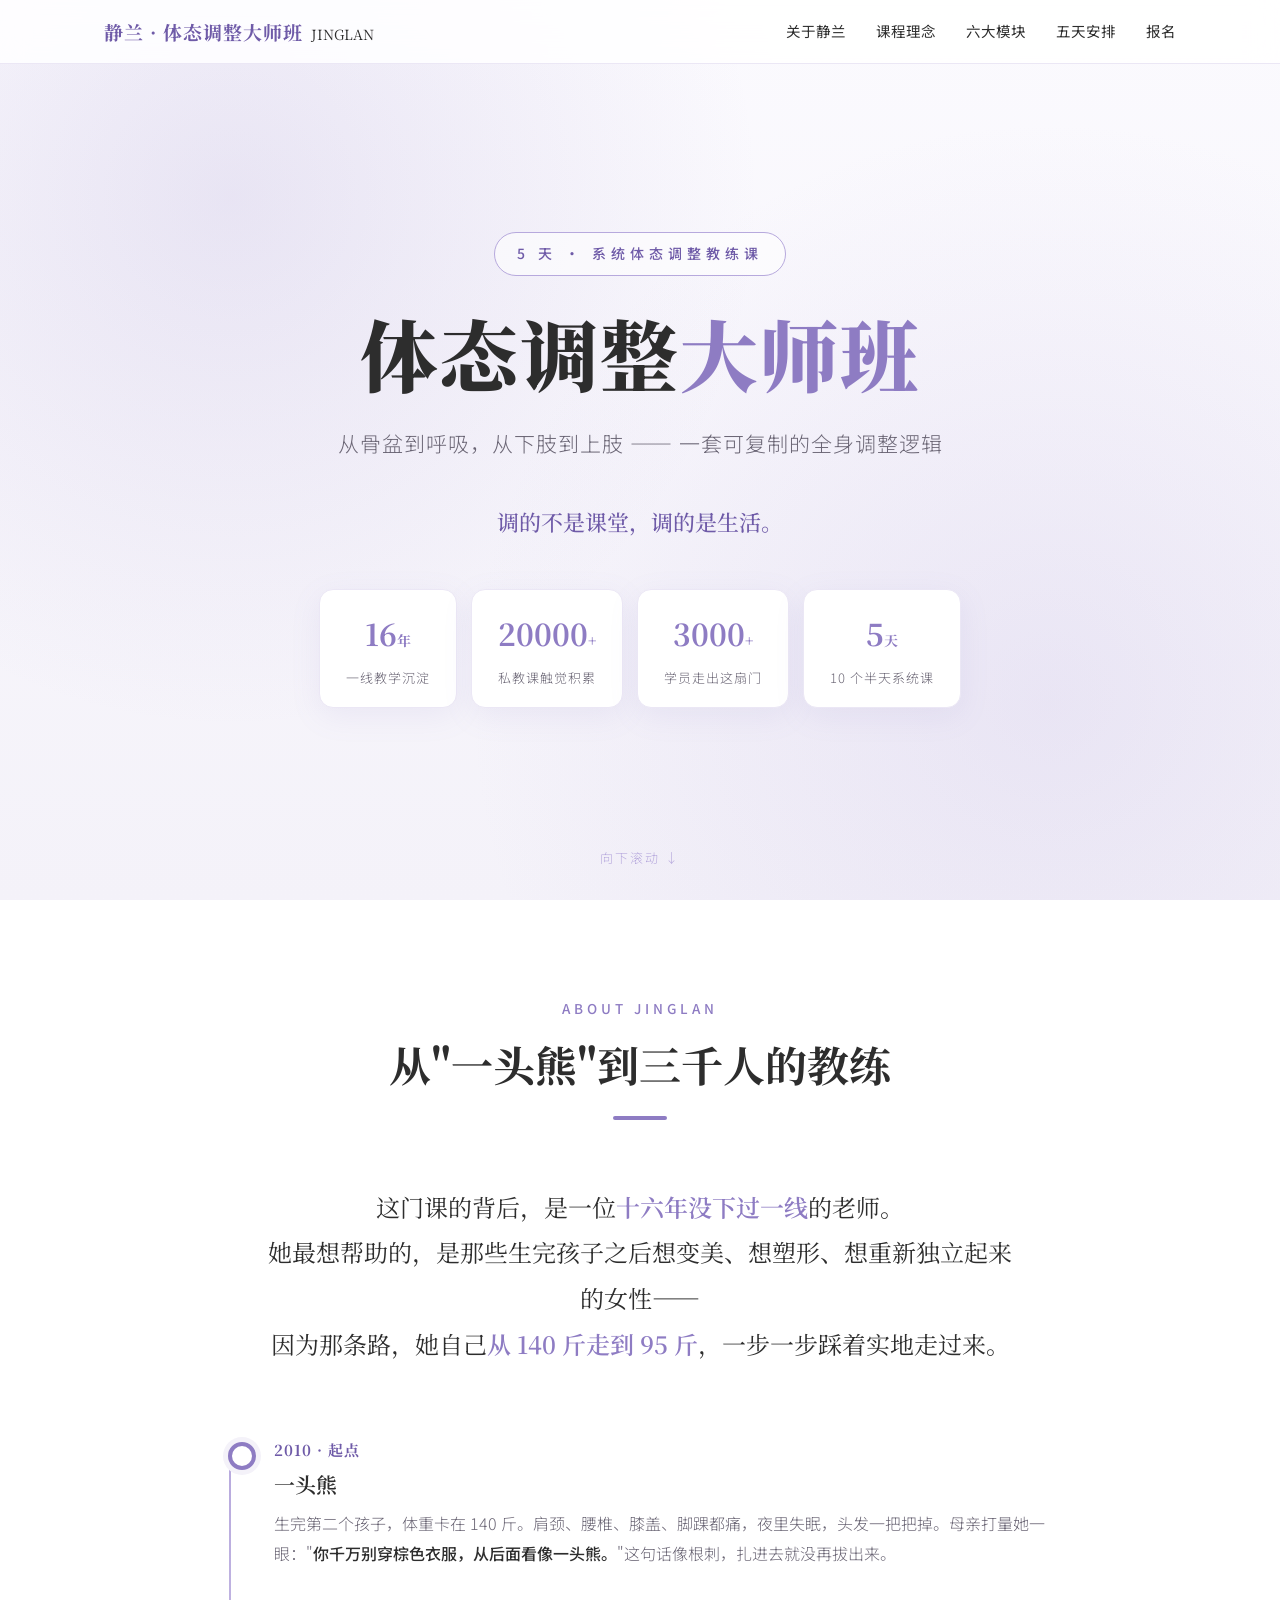
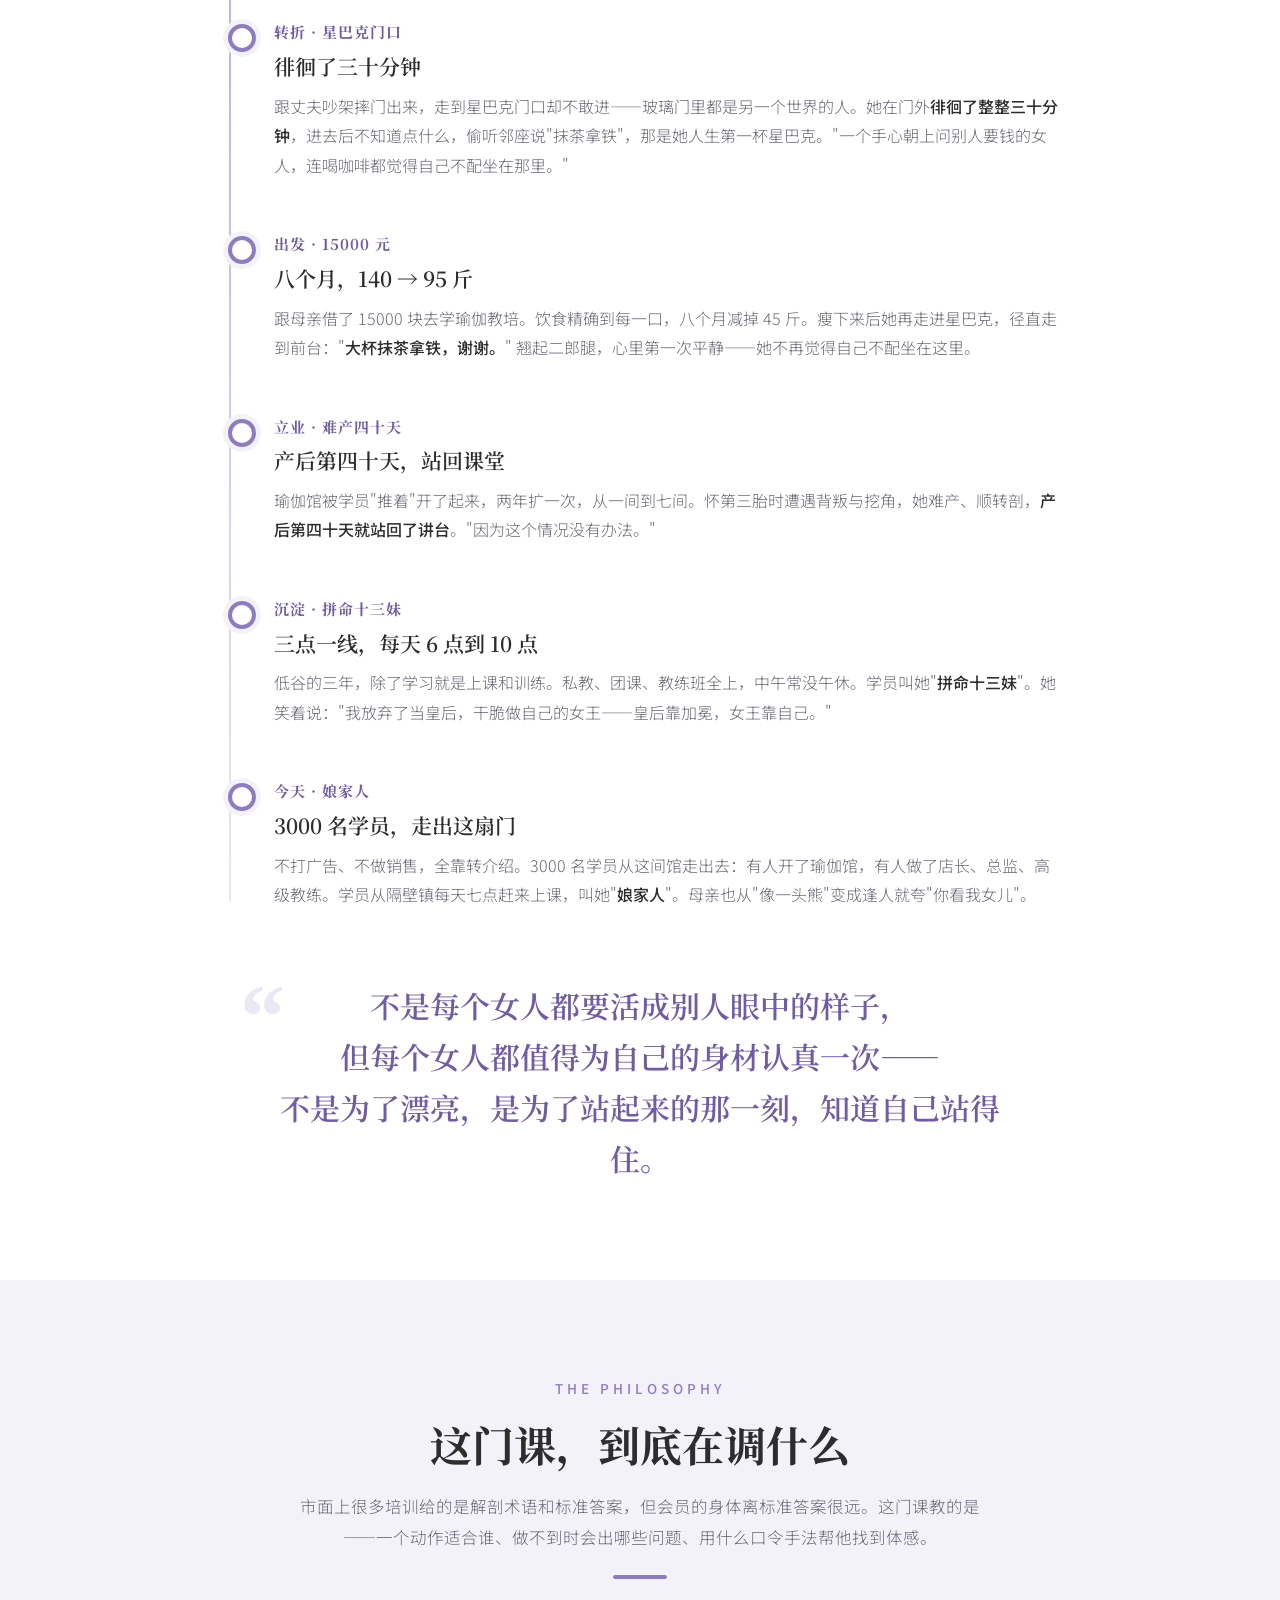
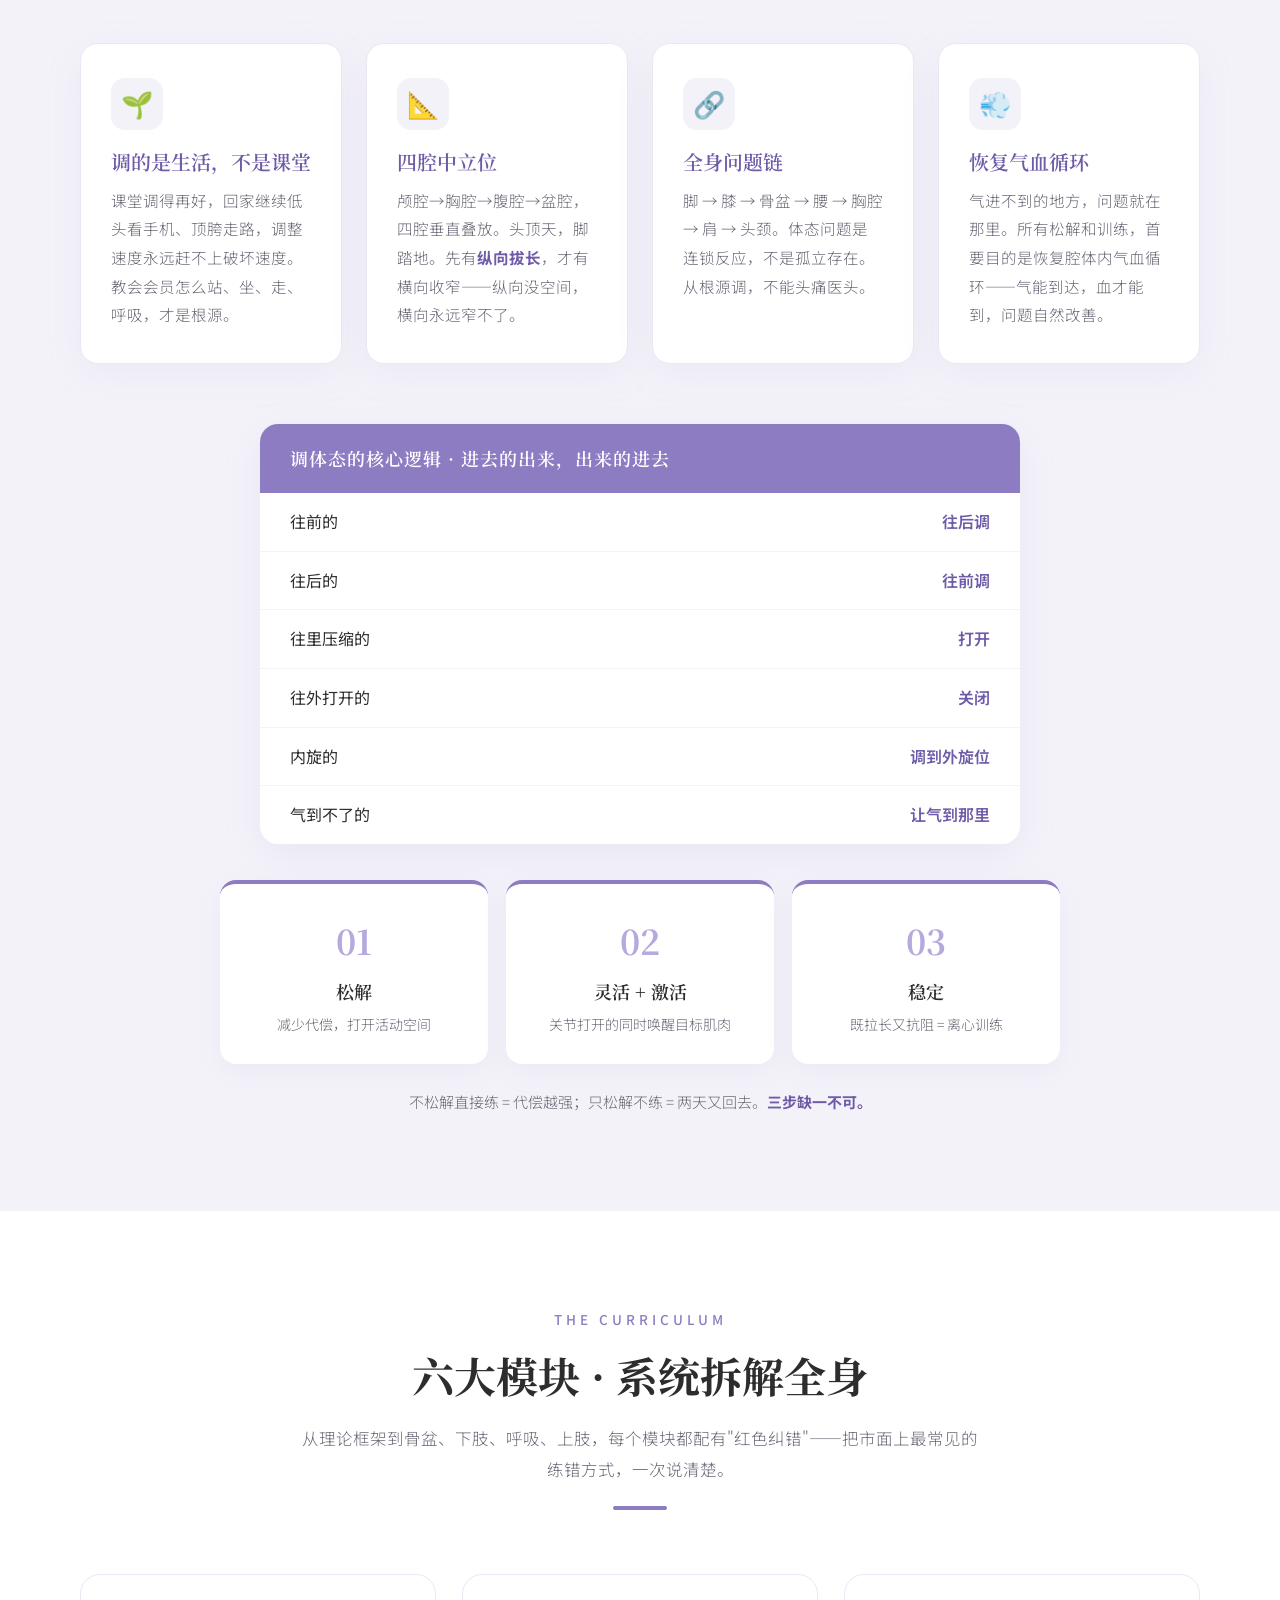
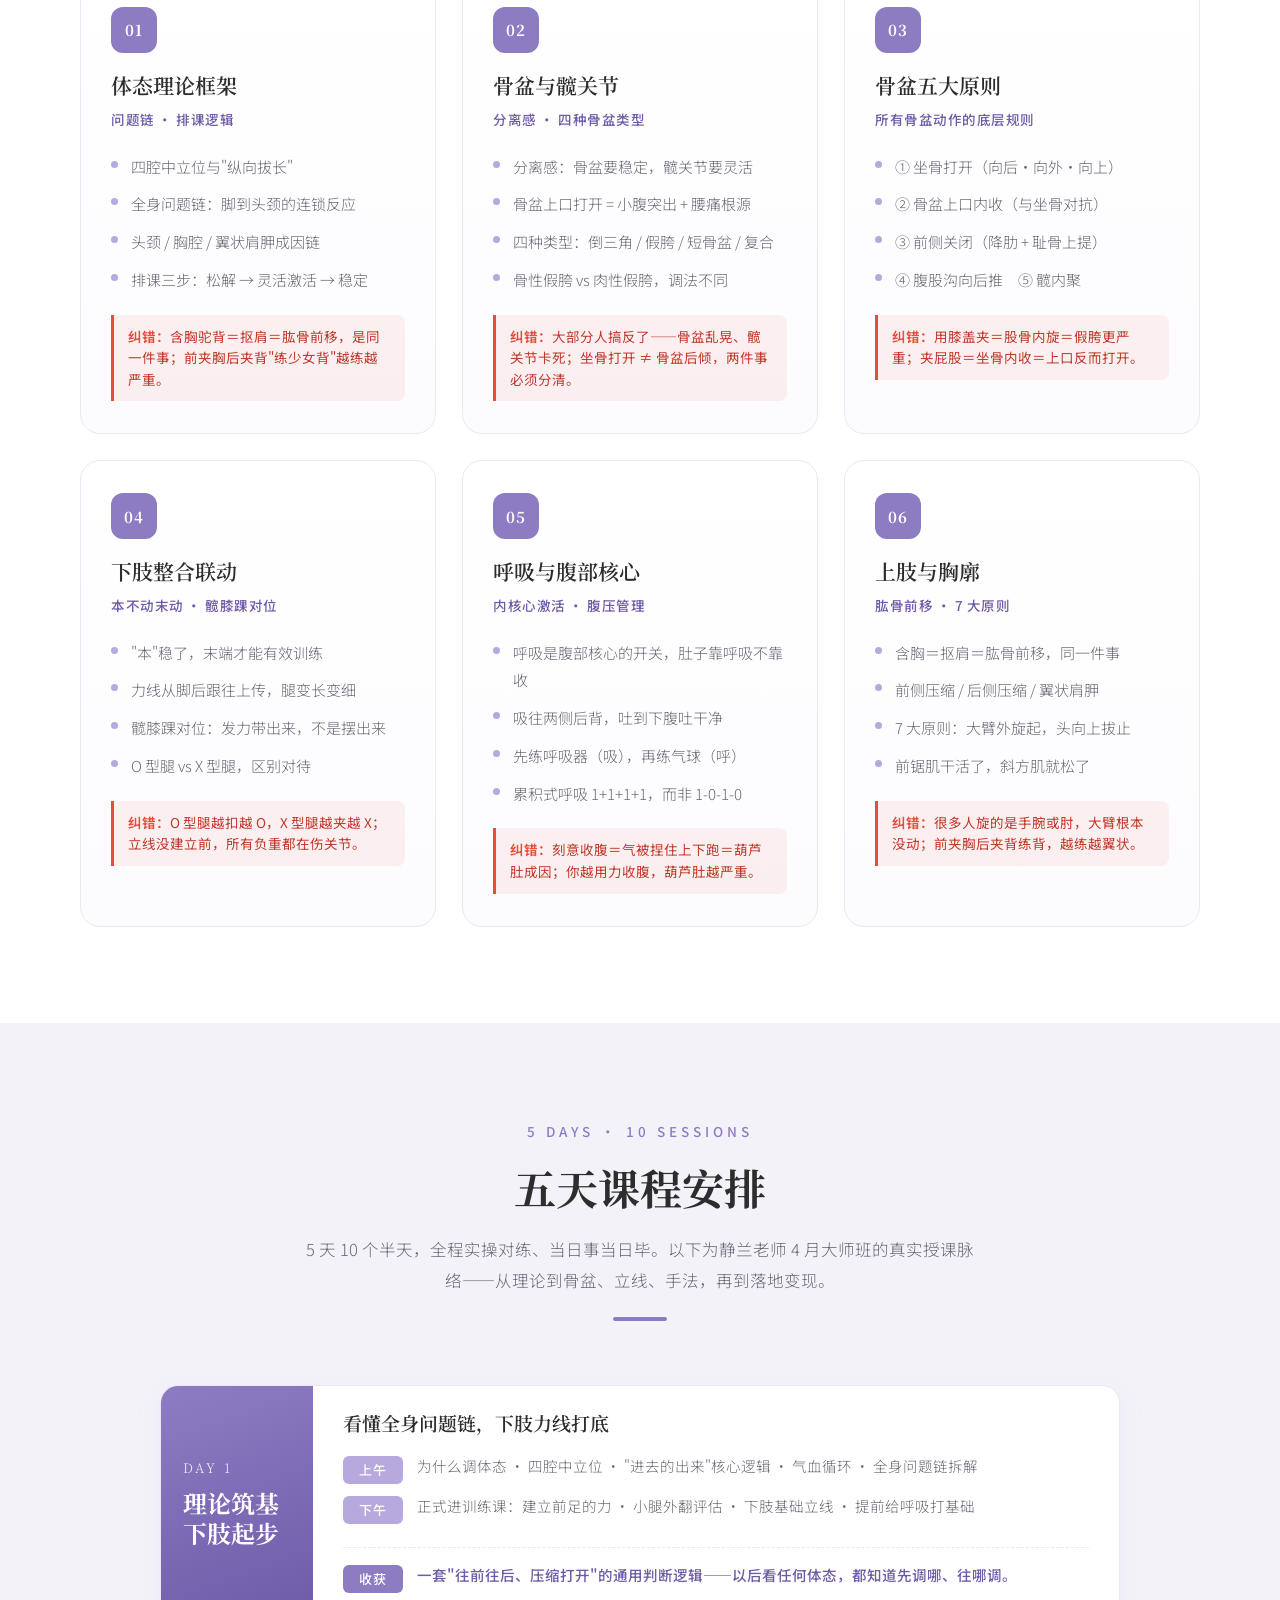
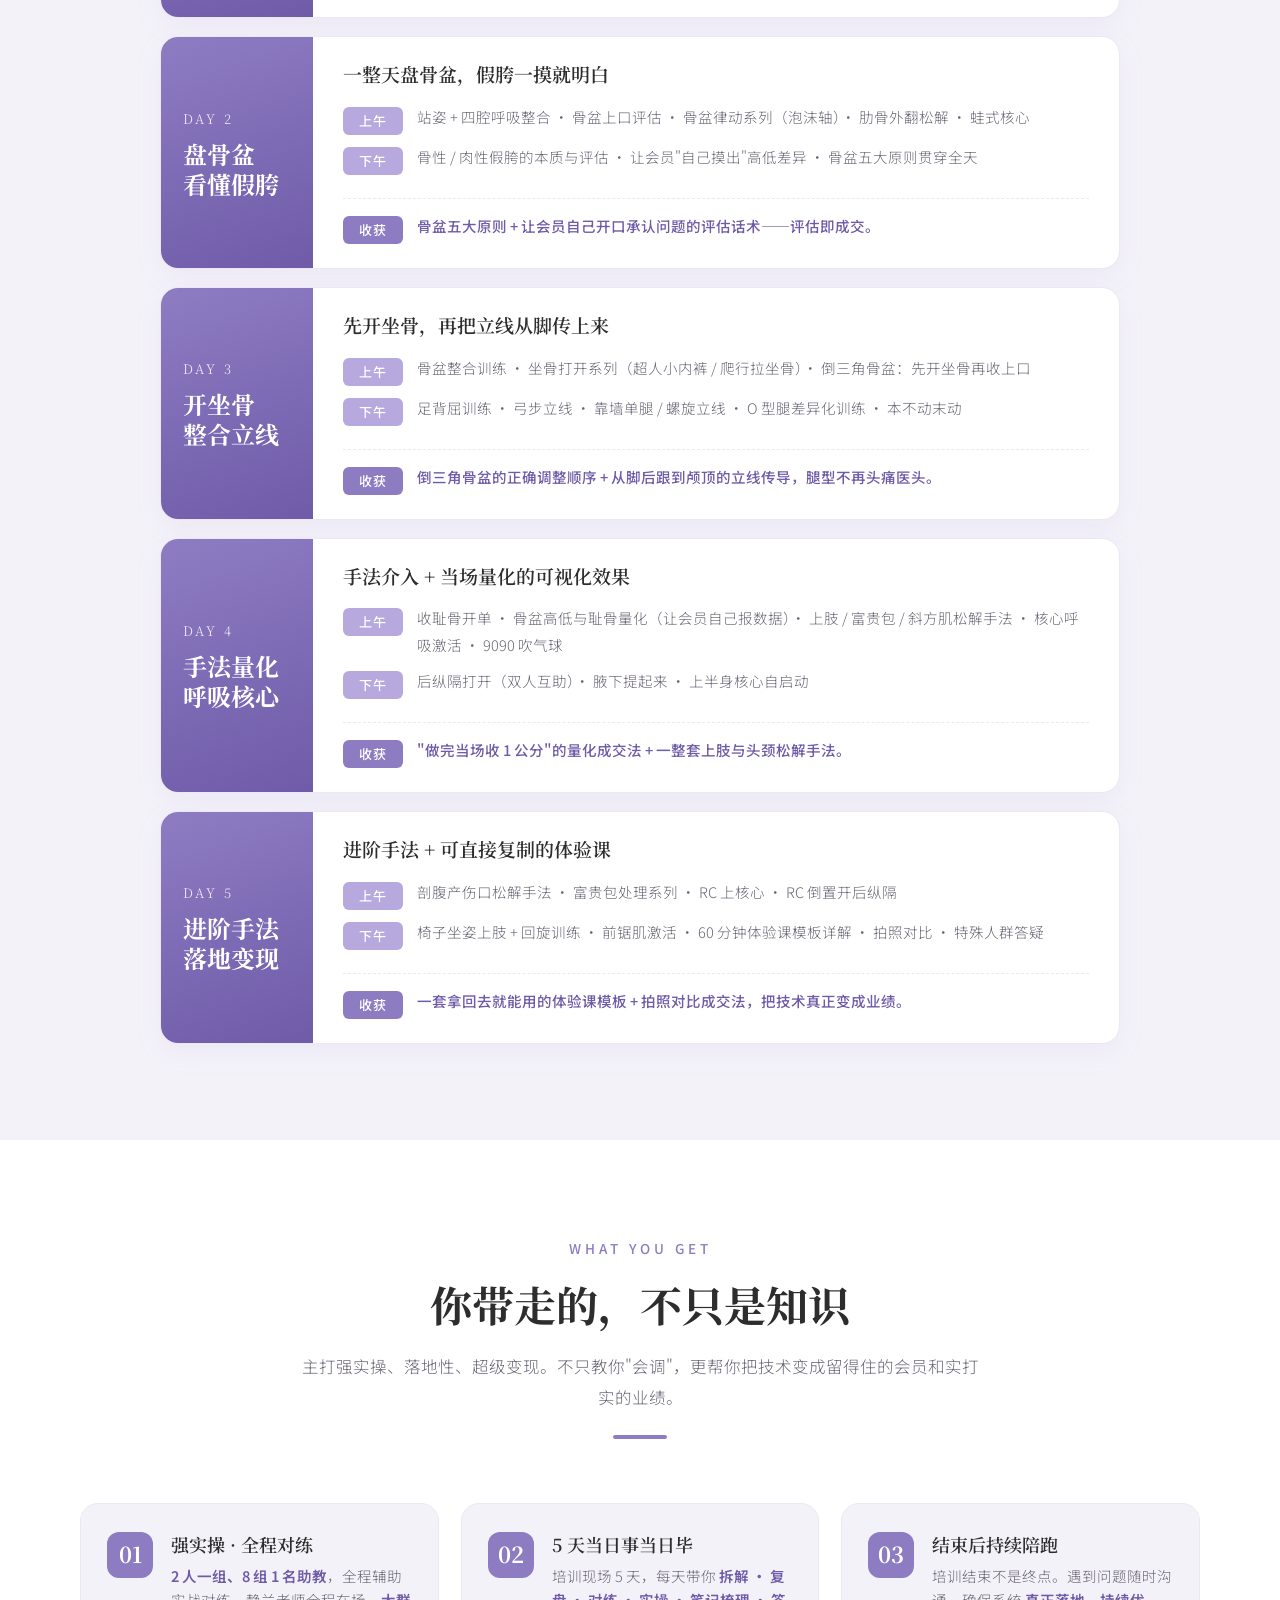
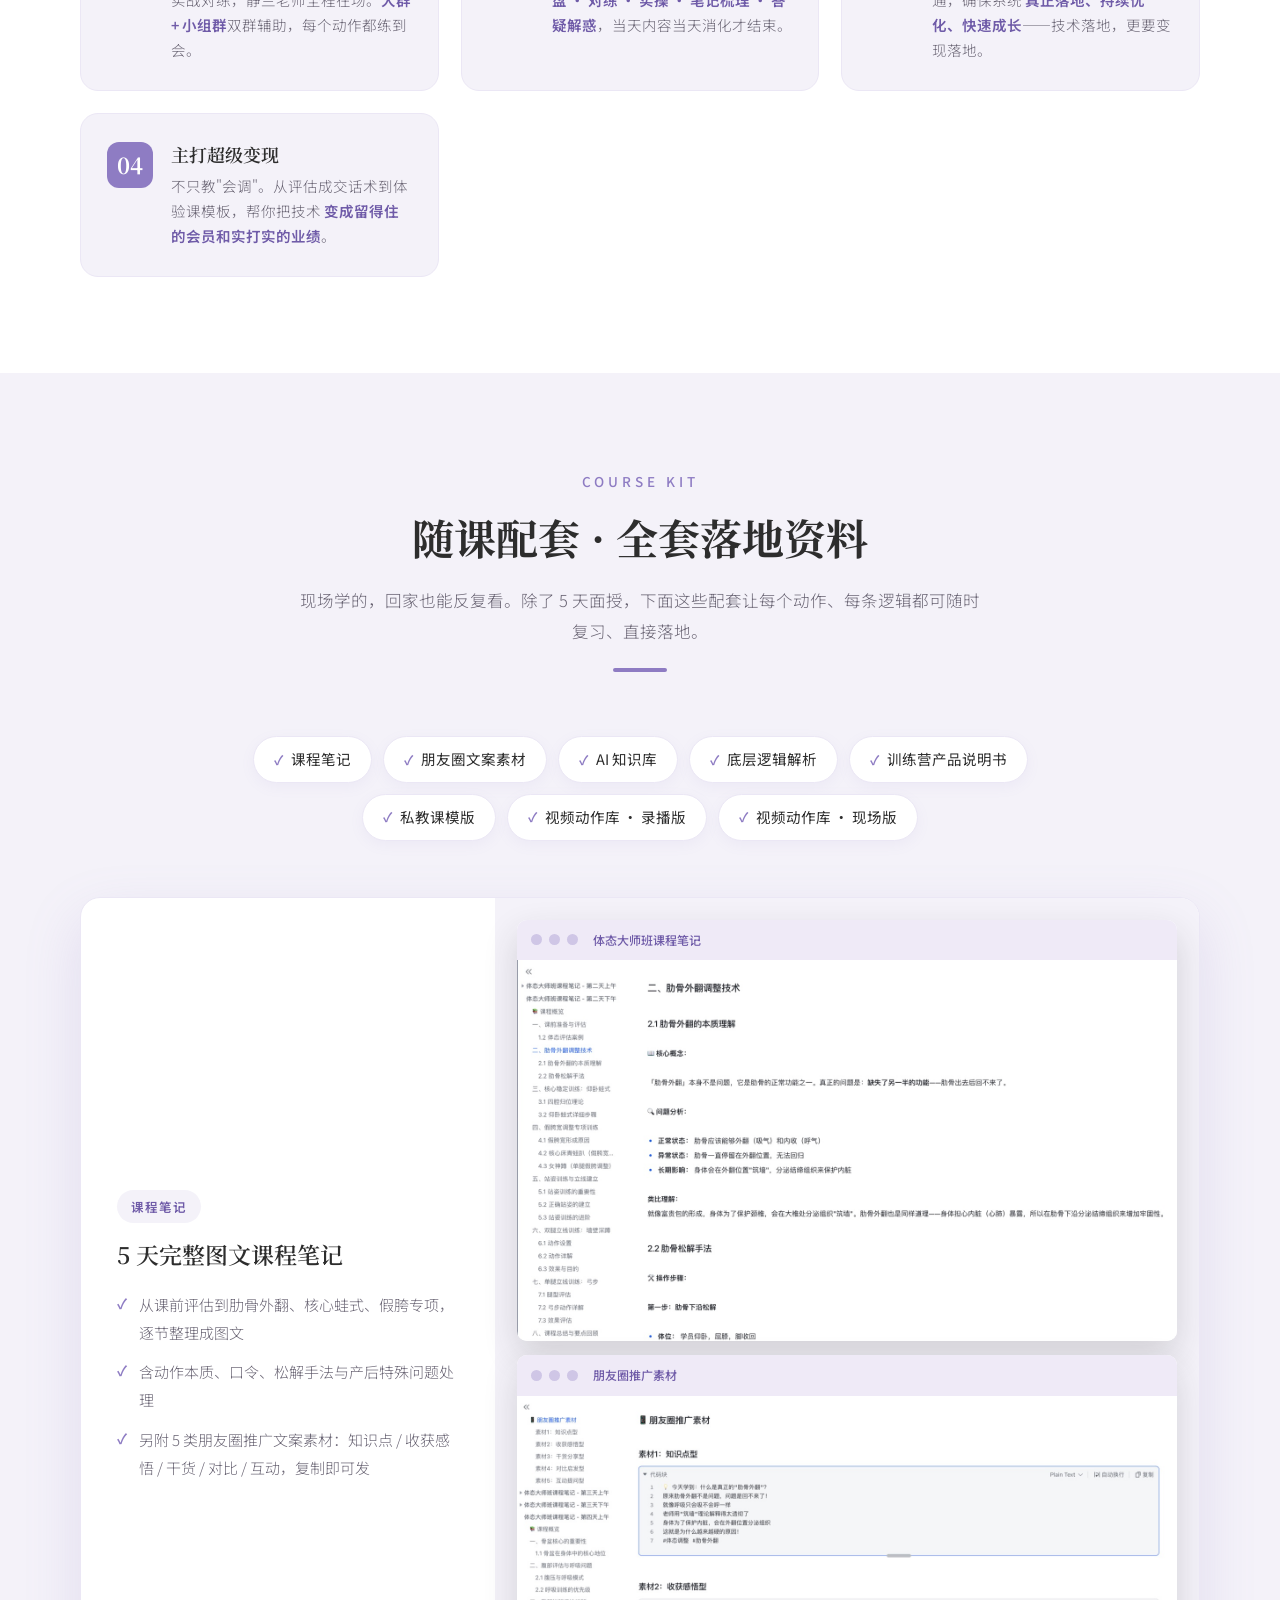
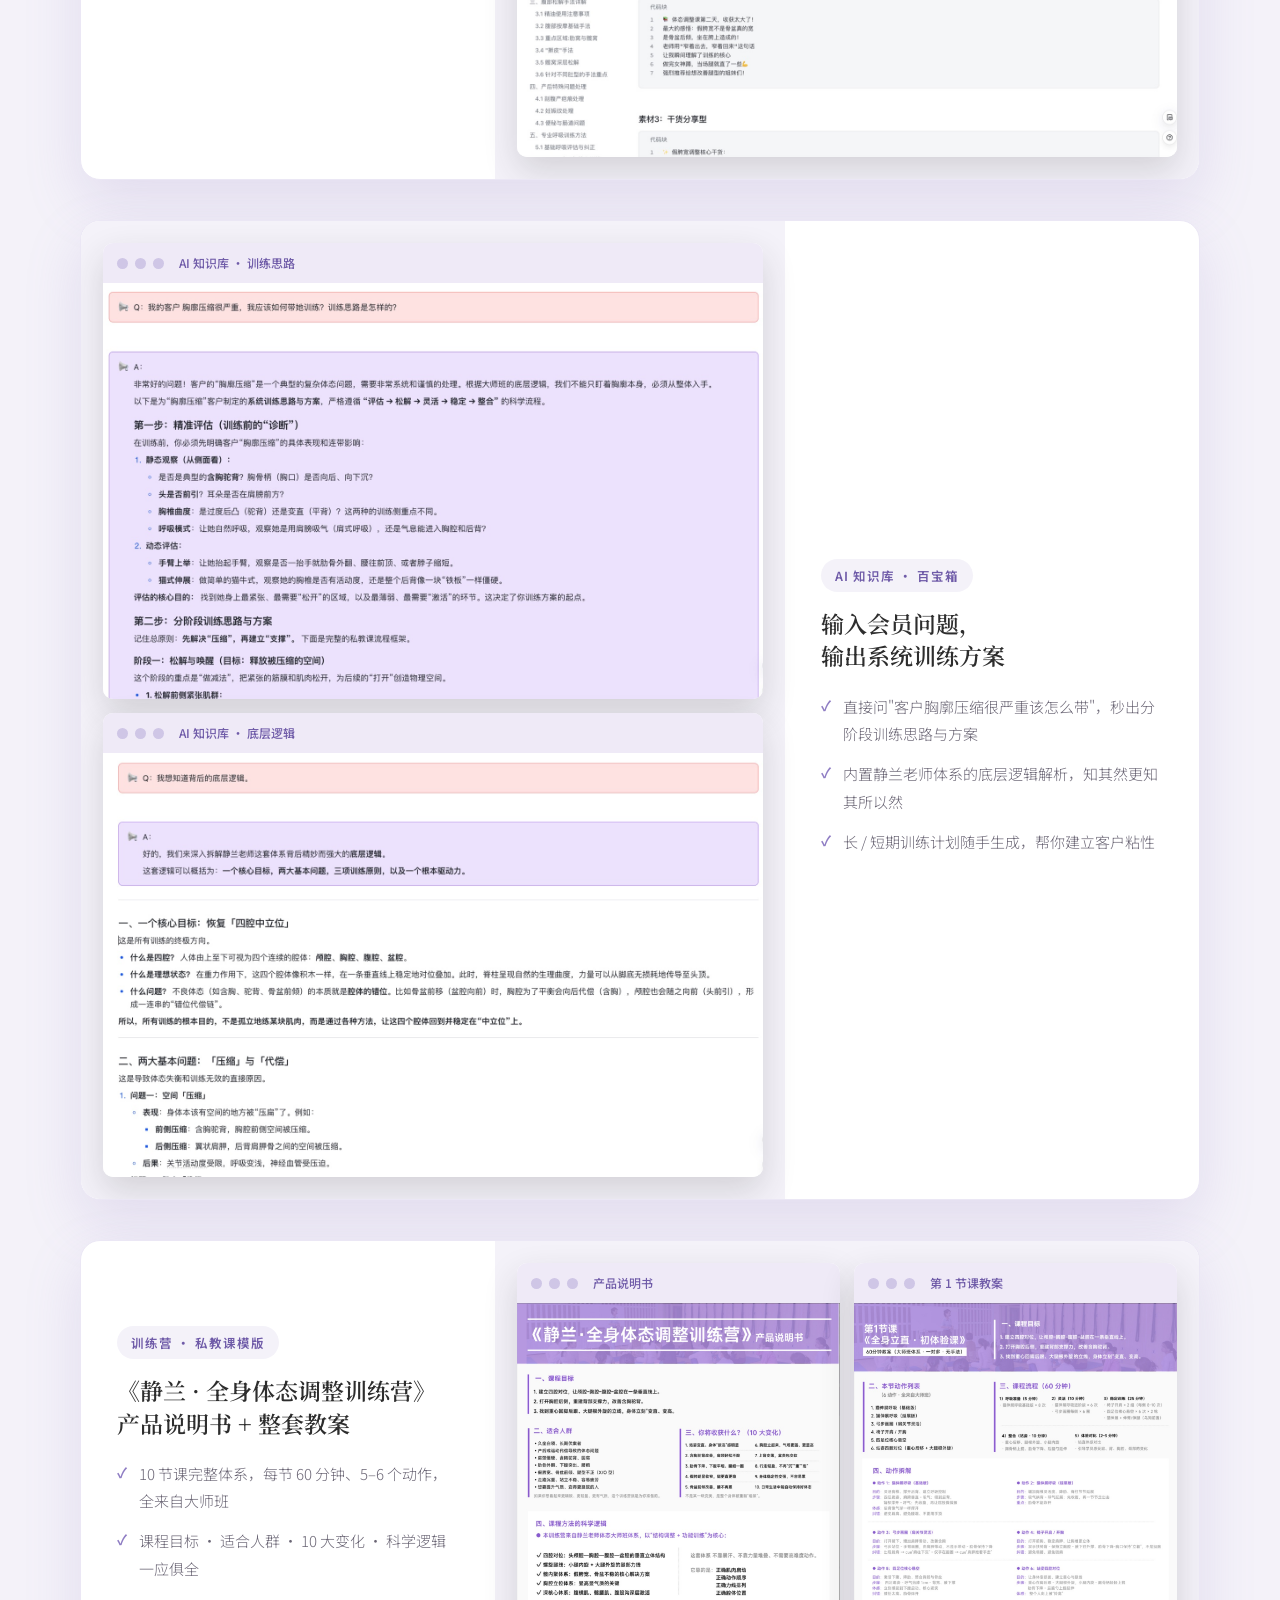
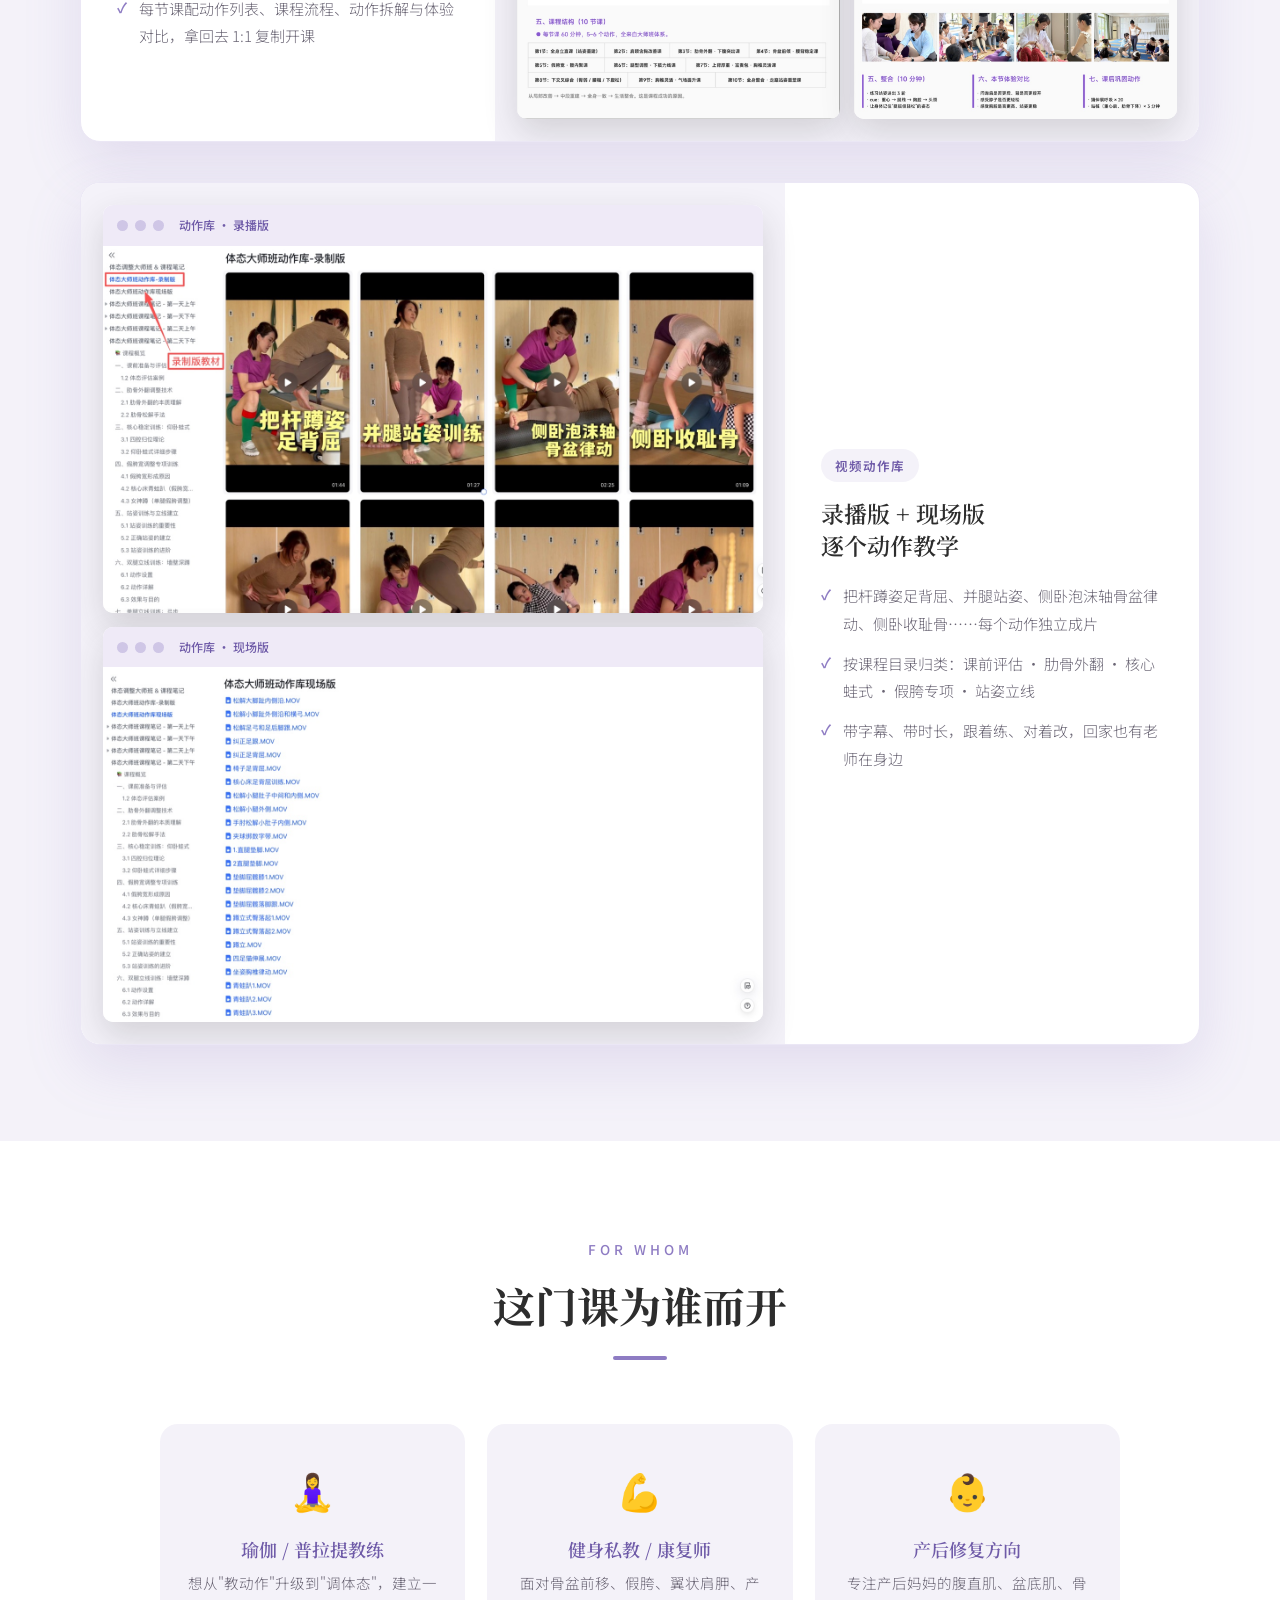
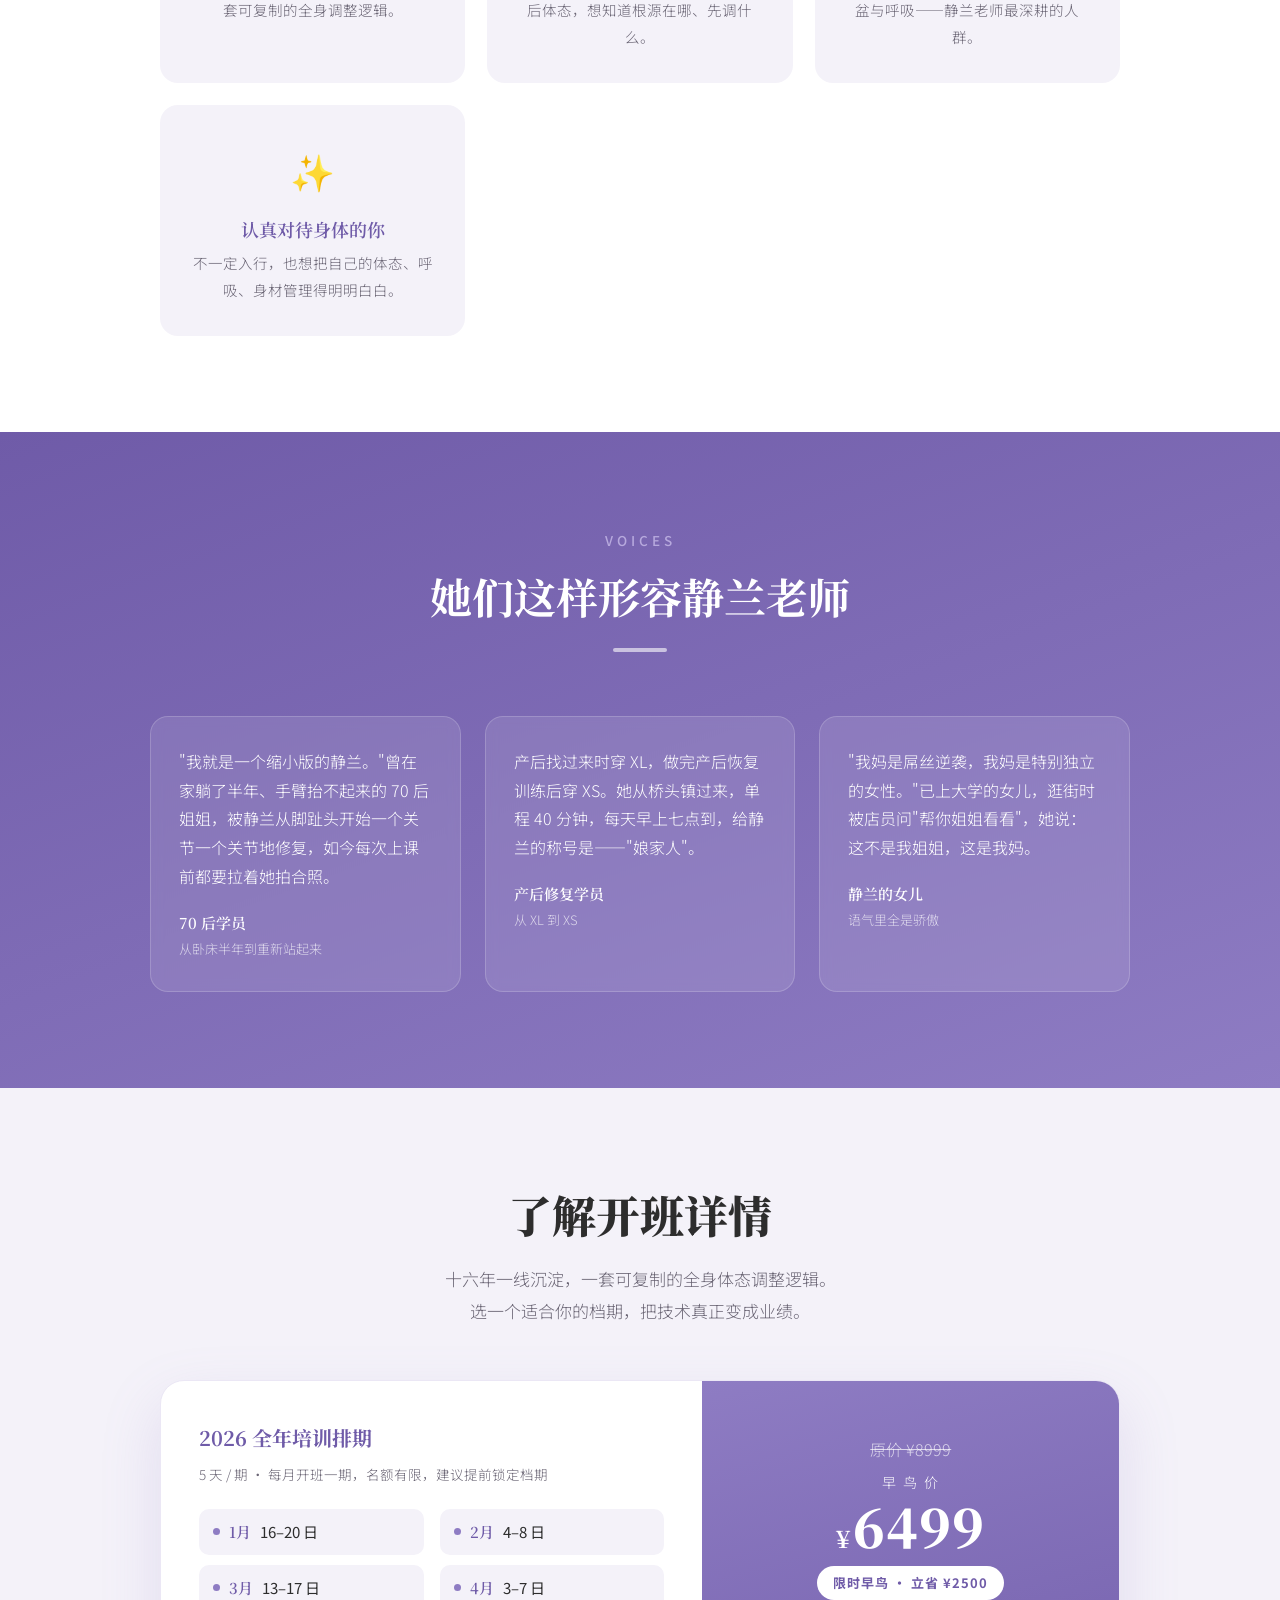
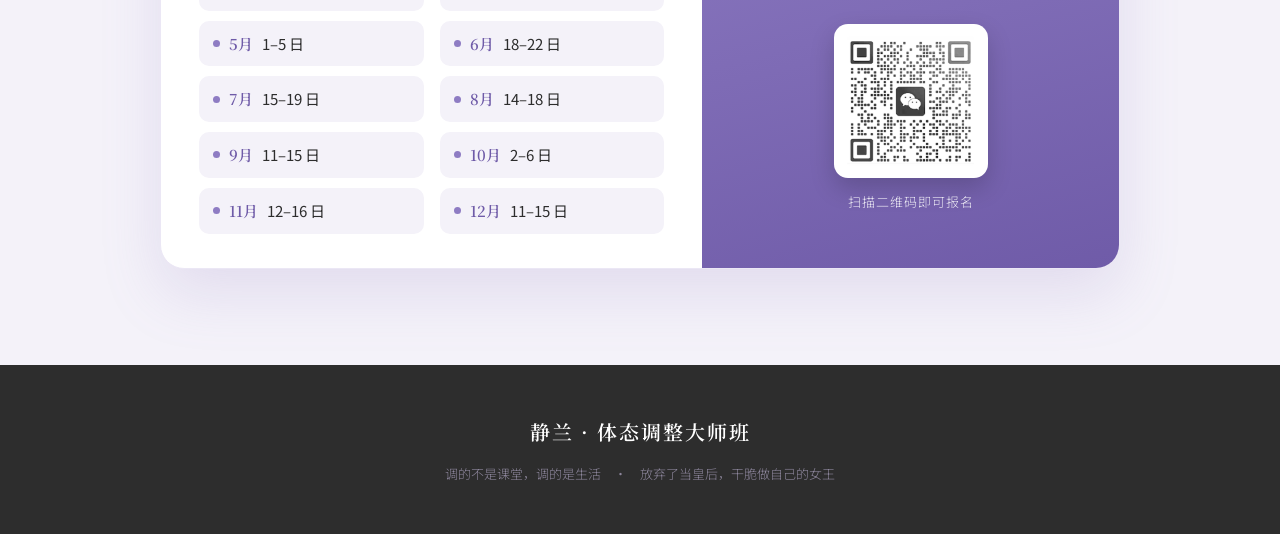
<file: index.html>
<!DOCTYPE html>
<html lang="zh-CN">
<head>
<meta charset="UTF-8">
<meta name="viewport" content="width=device-width, initial-scale=1.0">
<title>体态调整大师班 · 静兰老师</title>
<link rel="preconnect" href="https://fonts.googleapis.com">
<link rel="preconnect" href="https://fonts.gstatic.com" crossorigin>
<link href="https://fonts.googleapis.com/css2?family=Noto+Serif+SC:wght@400;500;600;700;900&family=Noto+Sans+SC:wght@300;400;500;700&display=swap" rel="stylesheet">
<style>
  :root{
    --purple:#8E7CC3;
    --purple-deep:#6F5BA8;
    --purple-soft:#B7A9DD;
    --white:#FFFFFF;
    --lilac:#F4F2F9;
    --lilac-2:#EBE7F5;
    --charcoal:#2D2D2D;
    --grey:#6b6675;
    --red:#E74C3C;
    --max:1120px;
  }
  *{margin:0;padding:0;box-sizing:border-box;}
  html{scroll-behavior:smooth;}
  body{
    font-family:"Noto Sans SC",-apple-system,BlinkMacSystemFont,"PingFang SC","Microsoft YaHei",sans-serif;
    color:var(--charcoal);
    background:var(--white);
    line-height:1.85;
    font-weight:300;
    -webkit-font-smoothing:antialiased;
    overflow-x:hidden;
  }
  h1,h2,h3,h4{font-family:"Noto Serif SC",serif;font-weight:600;line-height:1.4;}
  .serif{font-family:"Noto Serif SC",serif;}
  section{padding:96px 24px;}
  .wrap{max-width:var(--max);margin:0 auto;}
  .center{text-align:center;}

  /* ---------- nav ---------- */
  nav{
    position:fixed;top:0;left:0;right:0;z-index:100;
    background:rgba(255,255,255,.86);backdrop-filter:saturate(180%) blur(14px);
    border-bottom:1px solid var(--lilac-2);
  }
  .nav-in{max-width:var(--max);margin:0 auto;padding:14px 24px;display:flex;align-items:center;justify-content:space-between;}
  .brand{font-family:"Noto Serif SC",serif;font-weight:700;font-size:19px;color:var(--purple-deep);letter-spacing:1px;}
  .brand span{color:var(--charcoal);font-weight:400;font-size:14px;margin-left:8px;letter-spacing:0;}
  .nav-links{display:flex;gap:30px;}
  .nav-links a{color:var(--charcoal);text-decoration:none;font-size:14.5px;font-weight:400;transition:color .2s;}
  .nav-links a:hover{color:var(--purple);}
  @media(max-width:780px){.nav-links{display:none;}}

  /* ---------- hero ---------- */
  .hero{
    min-height:100vh;display:flex;flex-direction:column;justify-content:center;align-items:center;
    text-align:center;padding:120px 24px 80px;position:relative;overflow:hidden;
    background:
      radial-gradient(circle at 18% 22%, rgba(142,124,195,.16), transparent 42%),
      radial-gradient(circle at 82% 78%, rgba(183,169,221,.20), transparent 46%),
      linear-gradient(180deg,#FBFAFE 0%, var(--lilac) 100%);
  }
  .hero .eyebrow{
    display:inline-block;color:var(--purple-deep);letter-spacing:5px;font-size:14px;font-weight:500;
    border:1px solid var(--purple-soft);border-radius:40px;padding:8px 22px;background:rgba(255,255,255,.6);margin-bottom:30px;
  }
  .hero h1{
    font-size:clamp(40px,7vw,78px);font-weight:900;letter-spacing:2px;color:var(--charcoal);
    line-height:1.18;
  }
  .hero h1 em{font-style:normal;color:var(--purple);}
  .hero .sub{font-size:clamp(16px,2.4vw,21px);color:var(--grey);margin-top:26px;font-weight:300;letter-spacing:1px;}
  .hero .quote{
    margin-top:40px;font-family:"Noto Serif SC",serif;font-size:clamp(17px,2.3vw,22px);
    color:var(--purple-deep);font-weight:500;
  }
  .hero .meta{display:flex;gap:14px;flex-wrap:wrap;justify-content:center;margin-top:46px;}
  .hero .meta .chip{
    background:#fff;border:1px solid var(--lilac-2);border-radius:14px;padding:16px 26px;min-width:120px;
    box-shadow:0 8px 30px rgba(142,124,195,.10);
  }
  .hero .meta .num{font-family:"Noto Serif SC",serif;font-size:30px;font-weight:700;color:var(--purple);display:block;}
  .hero .meta .lab{font-size:13px;color:var(--grey);letter-spacing:1px;}
  .scroll-hint{position:absolute;bottom:30px;left:50%;transform:translateX(-50%);color:var(--purple-soft);font-size:13px;letter-spacing:2px;animation:bob 2s infinite;}
  @keyframes bob{0%,100%{transform:translate(-50%,0);}50%{transform:translate(-50%,8px);}}

  /* ---------- section heading ---------- */
  .head{text-align:center;margin-bottom:64px;}
  .head .kicker{color:var(--purple);letter-spacing:4px;font-size:13.5px;font-weight:500;display:block;margin-bottom:14px;}
  .head h2{font-size:clamp(28px,4.5vw,42px);color:var(--charcoal);font-weight:700;}
  .head .lead{color:var(--grey);max-width:680px;margin:18px auto 0;font-size:16.5px;font-weight:300;}
  .head .bar{width:54px;height:4px;background:var(--purple);border-radius:4px;margin:22px auto 0;}

  /* ---------- story ---------- */
  .story{background:var(--white);}
  .story-intro{max-width:760px;margin:0 auto 70px;text-align:center;}
  .story-intro p{font-family:"Noto Serif SC",serif;font-size:clamp(18px,2.6vw,24px);color:var(--charcoal);line-height:1.9;font-weight:400;}
  .story-intro .hl{color:var(--purple);font-weight:600;}

  .timeline{position:relative;max-width:840px;margin:0 auto;padding-left:8px;}
  .timeline::before{content:"";position:absolute;left:9px;top:8px;bottom:8px;width:2px;background:linear-gradient(var(--purple-soft),var(--lilac-2));}
  .tl-item{position:relative;padding:0 0 50px 46px;}
  .tl-item:last-child{padding-bottom:0;}
  .tl-item::before{content:"";position:absolute;left:0;top:6px;width:20px;height:20px;border-radius:50%;background:#fff;border:4px solid var(--purple);box-shadow:0 0 0 5px var(--lilac);}
  .tl-item .yr{font-family:"Noto Serif SC",serif;color:var(--purple-deep);font-weight:700;font-size:15px;letter-spacing:1px;}
  .tl-item h3{font-size:21px;margin:6px 0 10px;color:var(--charcoal);}
  .tl-item p{color:var(--grey);font-size:16px;font-weight:300;}
  .tl-item p b{color:var(--charcoal);font-weight:500;}
  .pull{
    font-family:"Noto Serif SC",serif;font-size:clamp(20px,3vw,30px);color:var(--purple-deep);font-weight:600;
    text-align:center;max-width:780px;margin:70px auto 0;line-height:1.7;position:relative;padding:0 20px;
  }
  .pull::before{content:"“";font-size:90px;color:var(--lilac-2);position:absolute;left:-10px;top:-40px;font-family:serif;}

  /* ---------- philosophy ---------- */
  .philo{background:var(--lilac);}
  .philo-grid{display:grid;grid-template-columns:repeat(auto-fit,minmax(250px,1fr));gap:24px;}
  .pcard{background:#fff;border-radius:18px;padding:34px 30px;box-shadow:0 10px 40px rgba(142,124,195,.08);border:1px solid var(--lilac-2);}
  .pcard .ic{width:52px;height:52px;border-radius:14px;background:var(--lilac);display:flex;align-items:center;justify-content:center;font-size:26px;margin-bottom:18px;}
  .pcard h3{font-size:20px;margin-bottom:10px;color:var(--purple-deep);}
  .pcard p{font-size:15.5px;color:var(--grey);font-weight:300;}
  .logic{max-width:760px;margin:60px auto 0;background:#fff;border-radius:18px;overflow:hidden;box-shadow:0 10px 40px rgba(142,124,195,.10);}
  .logic .lt{background:var(--purple);color:#fff;padding:18px 30px;font-family:"Noto Serif SC",serif;font-weight:600;font-size:18px;letter-spacing:1px;}
  table.logic-tb{width:100%;border-collapse:collapse;}
  table.logic-tb td{padding:14px 30px;border-bottom:1px solid var(--lilac);font-size:16px;}
  table.logic-tb tr td:first-child{color:var(--charcoal);font-weight:400;}
  table.logic-tb tr td:last-child{color:var(--purple-deep);font-weight:600;text-align:right;}
  table.logic-tb tr:last-child td{border-bottom:none;}
  .steps{display:grid;grid-template-columns:repeat(3,1fr);gap:18px;max-width:840px;margin:36px auto 0;}
  .step{background:#fff;border-radius:16px;padding:26px 22px;text-align:center;border-top:4px solid var(--purple);box-shadow:0 8px 28px rgba(142,124,195,.08);}
  .step .n{font-family:"Noto Serif SC",serif;font-size:34px;color:var(--purple-soft);font-weight:700;}
  .step h4{font-size:18px;margin:6px 0 8px;color:var(--charcoal);}
  .step p{font-size:14px;color:var(--grey);font-weight:300;}
  @media(max-width:640px){.steps{grid-template-columns:1fr;}}

  /* ---------- curriculum ---------- */
  .curri{background:#fff;}
  .modules{display:grid;grid-template-columns:repeat(auto-fill,minmax(330px,1fr));gap:26px;}
  .mod{
    border:1px solid var(--lilac-2);border-radius:20px;padding:32px 30px;background:linear-gradient(180deg,#fff,#FCFBFE);
    transition:transform .25s, box-shadow .25s;position:relative;overflow:hidden;
  }
  .mod:hover{transform:translateY(-6px);box-shadow:0 22px 50px rgba(142,124,195,.16);border-color:var(--purple-soft);}
  .mod .no{
    font-family:"Noto Serif SC",serif;font-size:15px;font-weight:700;color:#fff;background:var(--purple);
    width:46px;height:46px;border-radius:12px;display:flex;align-items:center;justify-content:center;margin-bottom:18px;letter-spacing:1px;
  }
  .mod h3{font-size:21px;color:var(--charcoal);margin-bottom:6px;}
  .mod .tag{color:var(--purple-deep);font-size:13.5px;font-weight:500;margin-bottom:16px;display:block;letter-spacing:.5px;}
  .mod ul{list-style:none;}
  .mod ul li{font-size:15px;color:var(--grey);padding:5px 0 5px 20px;position:relative;font-weight:300;}
  .mod ul li::before{content:"";position:absolute;left:0;top:13px;width:7px;height:7px;border-radius:50%;background:var(--purple-soft);}
  .mod .warn{
    margin-top:16px;background:rgba(231,76,60,.07);border-left:3px solid var(--red);border-radius:0 8px 8px 0;
    padding:11px 14px;font-size:13.5px;color:#c0392b;font-weight:400;line-height:1.6;
  }
  .mod .warn b{color:var(--red);font-weight:600;}

  /* ---------- schedule ---------- */
  .sched{background:var(--lilac);}
  .days{max-width:960px;margin:0 auto;display:flex;flex-direction:column;gap:18px;}
  .day{background:#fff;border-radius:18px;display:flex;overflow:hidden;box-shadow:0 8px 28px rgba(142,124,195,.08);border:1px solid var(--lilac-2);flex-wrap:wrap;}
  .day .dlabel{
    background:linear-gradient(160deg,var(--purple),var(--purple-deep));color:#fff;padding:26px 22px;width:152px;
    display:flex;flex-direction:column;justify-content:center;font-family:"Noto Serif SC",serif;flex:0 0 auto;
  }
  .day .dlabel .dn{font-size:13px;letter-spacing:3px;opacity:.85;}
  .day .dlabel .dt{font-size:24px;font-weight:700;line-height:1.25;margin-top:8px;}
  .day .dbody{flex:1 1 340px;padding:24px 30px;display:flex;flex-direction:column;justify-content:center;}
  .day .dbody h4{font-size:19px;color:var(--charcoal);margin-bottom:16px;font-weight:600;}
  .day .drow{display:grid;grid-template-columns:60px 1fr;gap:4px 14px;align-items:start;margin-bottom:9px;}
  .day .drow .rl{
    font-size:13px;font-weight:500;color:#fff;background:var(--purple-soft);border-radius:6px;
    text-align:center;padding:2px 0;letter-spacing:1px;margin-top:3px;
  }
  .day .drow .rc{font-size:14.5px;color:var(--grey);font-weight:300;}
  .day .gain{
    grid-template-columns:60px 1fr;margin-top:14px;padding-top:14px;border-top:1px dashed var(--lilac-2);margin-bottom:0;
  }
  .day .gain .rl{background:var(--purple);}
  .day .gain .rc{color:var(--purple-deep);font-weight:500;font-size:14.5px;}

  /* ---------- gains / what's included ---------- */
  .gains{background:#fff;}
  .gain-grid{display:grid;grid-template-columns:repeat(auto-fit,minmax(300px,1fr));gap:22px;}
  .gcard{
    display:flex;gap:18px;align-items:flex-start;background:var(--lilac);border-radius:18px;padding:28px 26px;
    border:1px solid var(--lilac-2);transition:transform .25s, box-shadow .25s;
  }
  .gcard:hover{transform:translateY(-5px);box-shadow:0 18px 44px rgba(142,124,195,.14);}
  .gcard .gn{
    flex:0 0 auto;width:46px;height:46px;border-radius:12px;background:var(--purple);color:#fff;
    font-family:"Noto Serif SC",serif;font-size:22px;font-weight:700;display:flex;align-items:center;justify-content:center;
  }
  .gcard h4{font-size:18px;color:var(--charcoal);margin-bottom:7px;}
  .gcard p{font-size:14.5px;color:var(--grey);font-weight:300;line-height:1.7;}
  .gcard p b{color:var(--purple-deep);font-weight:600;}

  /* ---------- kit / 配套资料 ---------- */
  .kit{background:var(--lilac);}
  .kit-grid{display:grid;grid-template-columns:repeat(auto-fit,minmax(260px,1fr));gap:18px;}
  .kcard{
    background:#fff;border-radius:16px;padding:26px 24px;border:1px solid var(--lilac-2);position:relative;
    transition:transform .25s, box-shadow .25s;
  }
  .kcard:hover{transform:translateY(-5px);box-shadow:0 18px 40px rgba(142,124,195,.14);border-color:var(--purple-soft);}
  .kcard .kk{display:flex;align-items:center;gap:12px;margin-bottom:10px;}
  .kcard .chk{
    flex:0 0 auto;width:26px;height:26px;border-radius:50%;background:var(--purple);color:#fff;
    display:flex;align-items:center;justify-content:center;font-size:14px;font-weight:700;
  }
  .kcard h4{font-size:17.5px;color:var(--charcoal);font-weight:600;}
  .kcard .ktag{font-size:11.5px;color:var(--purple-deep);background:var(--lilac);border-radius:20px;padding:2px 10px;margin-left:auto;font-weight:500;letter-spacing:.5px;}
  .kcard p{font-size:14px;color:var(--grey);font-weight:300;line-height:1.7;padding-left:38px;}

  /* kit showcase */
  .kit-showcase{margin-top:56px;display:flex;flex-direction:column;gap:40px;}
  .show-head{text-align:center;margin-bottom:4px;}
  .show-head .st{font-family:"Noto Serif SC",serif;font-size:22px;font-weight:700;color:var(--purple-deep);}
  .show-head .ss{font-size:14.5px;color:var(--grey);font-weight:300;margin-top:6px;}
  .shot{
    display:grid;grid-template-columns:1fr 1.7fr;gap:0;background:#fff;border-radius:20px;overflow:hidden;
    box-shadow:0 22px 56px rgba(142,124,195,.18);border:1px solid var(--lilac-2);
  }
  .shot.rev{grid-template-columns:1.7fr 1fr;}
  .shot .scopy{padding:38px 36px;display:flex;flex-direction:column;justify-content:center;}
  .shot .pill{
    align-self:flex-start;background:var(--lilac);color:var(--purple-deep);font-size:12.5px;font-weight:600;
    padding:5px 14px;border-radius:30px;letter-spacing:1px;margin-bottom:16px;
  }
  .shot .scopy h3{font-size:23px;color:var(--charcoal);margin-bottom:14px;line-height:1.4;}
  .shot .scopy ul{list-style:none;}
  .shot .scopy li{font-size:15px;color:var(--grey);font-weight:300;padding:6px 0 6px 22px;position:relative;}
  .shot .scopy li::before{content:"✓";position:absolute;left:0;top:6px;color:var(--purple);font-weight:700;font-size:14px;}
  .shot .simg{background:var(--lilac);padding:22px;display:flex;flex-direction:column;gap:14px;align-items:center;justify-content:center;}
  .shot .simg.row{flex-direction:row;align-items:stretch;}
  .shot .simg .frame{
    width:100%;border-radius:10px;overflow:hidden;box-shadow:0 14px 34px rgba(45,45,45,.16);background:#fff;
  }
  .shot .simg.row .frame{flex:1 1 0;min-width:0;}
  .shot .simg .bar{background:#efeaf7;padding:9px 14px;display:flex;gap:7px;align-items:center;}
  .shot .simg .bar i{width:11px;height:11px;border-radius:50%;background:#cfc6e6;display:block;flex:0 0 auto;}
  .shot .simg .bar span{font-size:12px;color:var(--purple-deep);margin-left:8px;font-weight:500;white-space:nowrap;overflow:hidden;text-overflow:ellipsis;}
  .shot .simg img{width:100%;display:block;}
  @media(max-width:760px){
    .shot,.shot.rev{grid-template-columns:1fr;}
    .shot.rev .scopy{order:-1;}
  }

  /* 配套 chip strip */
  .kit-chips{display:flex;flex-wrap:wrap;gap:11px;justify-content:center;max-width:820px;margin:0 auto 12px;}
  .kit-chips .c{
    background:#fff;border:1px solid var(--lilac-2);border-radius:30px;padding:9px 20px;font-size:14.5px;
    color:var(--charcoal);font-weight:400;display:flex;align-items:center;gap:8px;box-shadow:0 4px 14px rgba(142,124,195,.07);
  }
  .kit-chips .c::before{content:"✓";color:var(--purple);font-weight:700;font-size:13px;}

  /* ---------- audience ---------- */
  .aud{background:#fff;}
  .aud-grid{display:grid;grid-template-columns:repeat(auto-fit,minmax(260px,1fr));gap:22px;max-width:960px;margin:0 auto;}
  .acard{background:var(--lilac);border-radius:18px;padding:32px 28px;text-align:center;transition:background .25s;}
  .acard:hover{background:var(--lilac-2);}
  .acard .ai{font-size:36px;margin-bottom:14px;}
  .acard h4{font-size:18px;color:var(--purple-deep);margin-bottom:8px;}
  .acard p{font-size:14.5px;color:var(--grey);font-weight:300;}

  /* ---------- testimonial ---------- */
  .testi{background:linear-gradient(160deg,var(--purple-deep),var(--purple));color:#fff;}
  .testi .head h2{color:#fff;}
  .testi .head .kicker{color:var(--purple-soft);}
  .testi .head .bar{background:rgba(255,255,255,.6);}
  .t-grid{display:grid;grid-template-columns:repeat(auto-fit,minmax(280px,1fr));gap:24px;max-width:980px;margin:0 auto;}
  .tcard{background:rgba(255,255,255,.10);border:1px solid rgba(255,255,255,.18);border-radius:18px;padding:30px 28px;backdrop-filter:blur(6px);}
  .tcard p{font-size:16px;line-height:1.8;font-weight:300;}
  .tcard .who{margin-top:18px;font-family:"Noto Serif SC",serif;font-weight:600;color:#fff;font-size:15px;}
  .tcard .who span{display:block;font-weight:300;font-size:13px;color:rgba(255,255,255,.7);font-family:"Noto Sans SC";}

  /* ---------- CTA / enroll ---------- */
  .cta{background:var(--lilac);text-align:center;}
  .cta .intro h2{font-size:clamp(28px,5vw,44px);color:var(--charcoal);font-weight:900;}
  .cta .intro p{color:var(--grey);font-size:17px;margin:18px auto 0;max-width:600px;font-weight:300;}

  .enroll{
    max-width:960px;margin:54px auto 0;background:#fff;border-radius:24px;overflow:hidden;
    box-shadow:0 24px 60px rgba(142,124,195,.18);border:1px solid var(--lilac-2);
  }
  .enroll-grid{display:grid;grid-template-columns:1.3fr 1fr;}
  @media(max-width:760px){.enroll-grid{grid-template-columns:1fr;}}

  .en-dates{padding:38px 38px 34px;text-align:left;}
  .en-dates .et{font-family:"Noto Serif SC",serif;font-size:20px;font-weight:700;color:var(--purple-deep);margin-bottom:6px;}
  .en-dates .es{font-size:13.5px;color:var(--grey);margin-bottom:22px;font-weight:300;}
  .date-list{display:grid;grid-template-columns:1fr 1fr;gap:10px 16px;}
  .date-list .d{
    font-size:15px;color:var(--charcoal);font-weight:400;padding:9px 14px;background:var(--lilac);
    border-radius:10px;display:flex;align-items:center;gap:9px;transition:background .2s;
  }
  .date-list .d:hover{background:var(--lilac-2);}
  .date-list .d::before{content:"";width:7px;height:7px;border-radius:50%;background:var(--purple);flex:0 0 auto;}
  .date-list .d em{font-style:normal;color:var(--purple-deep);font-weight:600;font-family:"Noto Serif SC",serif;}

  .en-buy{
    background:linear-gradient(165deg,var(--purple),var(--purple-deep));color:#fff;padding:38px 32px;
    display:flex;flex-direction:column;align-items:center;justify-content:center;text-align:center;
  }
  .en-buy .orig{font-size:16px;color:rgba(255,255,255,.7);text-decoration:line-through;margin-bottom:6px;}
  .en-buy .early-lab{font-size:14px;letter-spacing:2px;color:#fff;margin-bottom:4px;}
  .en-buy .price{font-family:"Noto Serif SC",serif;font-size:52px;font-weight:900;line-height:1;letter-spacing:1px;}
  .en-buy .price small{font-size:24px;font-weight:700;margin-right:2px;}
  .en-buy .tagearly{
    display:inline-block;background:#fff;color:var(--purple-deep);font-weight:700;font-size:13px;
    padding:5px 16px;border-radius:30px;margin-top:14px;letter-spacing:1px;
  }
  .en-buy .qr{
    background:#fff;padding:12px;border-radius:14px;margin-top:24px;width:154px;height:154px;
    box-shadow:0 10px 24px rgba(0,0,0,.18);
  }
  .en-buy .qr img{width:100%;height:100%;object-fit:contain;display:block;border-radius:6px;}
  .en-buy .qr-cap{font-size:13px;color:rgba(255,255,255,.85);margin-top:12px;letter-spacing:1px;}

  /* ---------- footer ---------- */
  footer{background:var(--charcoal);color:#cfc9da;text-align:center;padding:48px 24px;}
  footer .fb{font-family:"Noto Serif SC",serif;font-size:20px;color:#fff;font-weight:600;letter-spacing:2px;}
  footer p{font-size:13px;margin-top:12px;color:#8d869c;font-weight:300;}

  /* reveal animation */
  .reveal{opacity:0;transform:translateY(28px);transition:opacity .7s ease, transform .7s ease;}
  .reveal.show{opacity:1;transform:none;}
</style>
</head>
<body>

<nav>
  <div class="nav-in">
    <div class="brand">静兰 · 体态调整大师班<span>JINGLAN</span></div>
    <div class="nav-links">
      <a href="#story">关于静兰</a>
      <a href="#philo">课程理念</a>
      <a href="#curri">六大模块</a>
      <a href="#sched">五天安排</a>
      <a href="#cta">报名</a>
    </div>
  </div>
</nav>

<!-- HERO -->
<header class="hero">
  <span class="eyebrow">5 天 · 系统体态调整教练课</span>
  <h1>体态调整<em>大师班</em></h1>
  <p class="sub">从骨盆到呼吸，从下肢到上肢 —— 一套可复制的全身调整逻辑</p>
  <p class="quote">调的不是课堂，调的是生活。</p>
  <div class="meta">
    <div class="chip"><span class="num">16<small style="font-size:14px">年</small></span><span class="lab">一线教学沉淀</span></div>
    <div class="chip"><span class="num">20000<small style="font-size:14px">+</small></span><span class="lab">私教课触觉积累</span></div>
    <div class="chip"><span class="num">3000<small style="font-size:14px">+</small></span><span class="lab">学员走出这扇门</span></div>
    <div class="chip"><span class="num">5<small style="font-size:14px">天</small></span><span class="lab">10 个半天系统课</span></div>
  </div>
  <div class="scroll-hint">向下滚动 ↓</div>
</header>

<!-- STORY -->
<section id="story" class="story">
  <div class="wrap">
    <div class="head reveal">
      <span class="kicker">ABOUT JINGLAN</span>
      <h2>从"一头熊"到三千人的教练</h2>
      <div class="bar"></div>
    </div>

    <div class="story-intro reveal">
      <p>这门课的背后，是一位<span class="hl">十六年没下过一线</span>的老师。<br>
      她最想帮助的，是那些生完孩子之后想变美、想塑形、想重新独立起来的女性——<br>
      因为那条路，她自己<span class="hl">从 140 斤走到 95 斤</span>，一步一步踩着实地走过来。</p>
    </div>

    <div class="timeline">
      <div class="tl-item reveal">
        <div class="yr">2010 · 起点</div>
        <h3>一头熊</h3>
        <p>生完第二个孩子，体重卡在 140 斤。肩颈、腰椎、膝盖、脚踝都痛，夜里失眠，头发一把把掉。母亲打量她一眼："<b>你千万别穿棕色衣服，从后面看像一头熊。</b>"这句话像根刺，扎进去就没再拔出来。</p>
      </div>
      <div class="tl-item reveal">
        <div class="yr">转折 · 星巴克门口</div>
        <h3>徘徊了三十分钟</h3>
        <p>跟丈夫吵架摔门出来，走到星巴克门口却不敢进——玻璃门里都是另一个世界的人。她在门外<b>徘徊了整整三十分钟</b>，进去后不知道点什么，偷听邻座说"抹茶拿铁"，那是她人生第一杯星巴克。"一个手心朝上问别人要钱的女人，连喝咖啡都觉得自己不配坐在那里。"</p>
      </div>
      <div class="tl-item reveal">
        <div class="yr">出发 · 15000 元</div>
        <h3>八个月，140 → 95 斤</h3>
        <p>跟母亲借了 15000 块去学瑜伽教培。饮食精确到每一口，八个月减掉 45 斤。瘦下来后她再走进星巴克，径直走到前台："<b>大杯抹茶拿铁，谢谢。</b>" 翘起二郎腿，心里第一次平静——她不再觉得自己不配坐在这里。</p>
      </div>
      <div class="tl-item reveal">
        <div class="yr">立业 · 难产四十天</div>
        <h3>产后第四十天，站回课堂</h3>
        <p>瑜伽馆被学员"推着"开了起来，两年扩一次，从一间到七间。怀第三胎时遭遇背叛与挖角，她难产、顺转剖，<b>产后第四十天就站回了讲台</b>。"因为这个情况没有办法。"</p>
      </div>
      <div class="tl-item reveal">
        <div class="yr">沉淀 · 拼命十三妹</div>
        <h3>三点一线，每天 6 点到 10 点</h3>
        <p>低谷的三年，除了学习就是上课和训练。私教、团课、教练班全上，中午常没午休。学员叫她"<b>拼命十三妹</b>"。她笑着说："我放弃了当皇后，干脆做自己的女王——皇后靠加冕，女王靠自己。"</p>
      </div>
      <div class="tl-item reveal">
        <div class="yr">今天 · 娘家人</div>
        <h3>3000 名学员，走出这扇门</h3>
        <p>不打广告、不做销售，全靠转介绍。3000 名学员从这间馆走出去：有人开了瑜伽馆，有人做了店长、总监、高级教练。学员从隔壁镇每天七点赶来上课，叫她"<b>娘家人</b>"。母亲也从"像一头熊"变成逢人就夸"你看我女儿"。</p>
      </div>
    </div>

    <p class="pull reveal">不是每个女人都要活成别人眼中的样子，<br>但每个女人都值得为自己的身材认真一次——<br>不是为了漂亮，是为了站起来的那一刻，知道自己站得住。</p>
  </div>
</section>

<!-- PHILOSOPHY -->
<section id="philo" class="philo">
  <div class="wrap">
    <div class="head reveal">
      <span class="kicker">THE PHILOSOPHY</span>
      <h2>这门课，到底在调什么</h2>
      <p class="lead">市面上很多培训给的是解剖术语和标准答案，但会员的身体离标准答案很远。这门课教的是——一个动作适合谁、做不到时会出哪些问题、用什么口令手法帮他找到体感。</p>
      <div class="bar"></div>
    </div>

    <div class="philo-grid">
      <div class="pcard reveal">
        <div class="ic">🌱</div>
        <h3>调的是生活，不是课堂</h3>
        <p>课堂调得再好，回家继续低头看手机、顶胯走路，调整速度永远赶不上破坏速度。教会会员怎么站、坐、走、呼吸，才是根源。</p>
      </div>
      <div class="pcard reveal">
        <div class="ic">📐</div>
        <h3>四腔中立位</h3>
        <p>颅腔→胸腔→腹腔→盆腔，四腔垂直叠放。头顶天，脚踏地。先有<b style="color:var(--purple-deep)">纵向拔长</b>，才有横向收窄——纵向没空间，横向永远窄不了。</p>
      </div>
      <div class="pcard reveal">
        <div class="ic">🔗</div>
        <h3>全身问题链</h3>
        <p>脚 → 膝 → 骨盆 → 腰 → 胸腔 → 肩 → 头颈。体态问题是连锁反应，不是孤立存在。从根源调，不能头痛医头。</p>
      </div>
      <div class="pcard reveal">
        <div class="ic">💨</div>
        <h3>恢复气血循环</h3>
        <p>气进不到的地方，问题就在那里。所有松解和训练，首要目的是恢复腔体内气血循环——气能到达，血才能到，问题自然改善。</p>
      </div>
    </div>

    <div class="logic reveal">
      <div class="lt">调体态的核心逻辑 · 进去的出来，出来的进去</div>
      <table class="logic-tb">
        <tr><td>往前的</td><td>往后调</td></tr>
        <tr><td>往后的</td><td>往前调</td></tr>
        <tr><td>往里压缩的</td><td>打开</td></tr>
        <tr><td>往外打开的</td><td>关闭</td></tr>
        <tr><td>内旋的</td><td>调到外旋位</td></tr>
        <tr><td>气到不了的</td><td>让气到那里</td></tr>
      </table>
    </div>

    <div class="steps">
      <div class="step reveal"><div class="n">01</div><h4>松解</h4><p>减少代偿，打开活动空间</p></div>
      <div class="step reveal"><div class="n">02</div><h4>灵活 + 激活</h4><p>关节打开的同时唤醒目标肌肉</p></div>
      <div class="step reveal"><div class="n">03</div><h4>稳定</h4><p>既拉长又抗阻 = 离心训练</p></div>
    </div>
    <p class="center reveal" style="margin-top:24px;color:var(--grey);font-size:15px;">不松解直接练 = 代偿越强；只松解不练 = 两天又回去。<b style="color:var(--purple-deep)">三步缺一不可。</b></p>
  </div>
</section>

<!-- CURRICULUM -->
<section id="curri" class="curri">
  <div class="wrap">
    <div class="head reveal">
      <span class="kicker">THE CURRICULUM</span>
      <h2>六大模块 · 系统拆解全身</h2>
      <p class="lead">从理论框架到骨盆、下肢、呼吸、上肢，每个模块都配有"红色纠错"——把市面上最常见的练错方式，一次说清楚。</p>
      <div class="bar"></div>
    </div>

    <div class="modules">
      <div class="mod reveal">
        <div class="no">01</div>
        <h3>体态理论框架</h3>
        <span class="tag">问题链 · 排课逻辑</span>
        <ul>
          <li>四腔中立位与"纵向拔长"</li>
          <li>全身问题链：脚到头颈的连锁反应</li>
          <li>头颈 / 胸腔 / 翼状肩胛成因链</li>
          <li>排课三步：松解 → 灵活激活 → 稳定</li>
        </ul>
        <div class="warn"><b>纠错：</b>含胸驼背＝抠肩＝肱骨前移，是同一件事；前夹胸后夹背"练少女背"越练越严重。</div>
      </div>

      <div class="mod reveal">
        <div class="no">02</div>
        <h3>骨盆与髋关节</h3>
        <span class="tag">分离感 · 四种骨盆类型</span>
        <ul>
          <li>分离感：骨盆要稳定，髋关节要灵活</li>
          <li>骨盆上口打开 = 小腹突出 + 腰痛根源</li>
          <li>四种类型：倒三角 / 假胯 / 短骨盆 / 复合</li>
          <li>骨性假胯 vs 肉性假胯，调法不同</li>
        </ul>
        <div class="warn"><b>纠错：</b>大部分人搞反了——骨盆乱晃、髋关节卡死；坐骨打开 ≠ 骨盆后倾，两件事必须分清。</div>
      </div>

      <div class="mod reveal">
        <div class="no">03</div>
        <h3>骨盆五大原则</h3>
        <span class="tag">所有骨盆动作的底层规则</span>
        <ul>
          <li>① 坐骨打开（向后·向外·向上）</li>
          <li>② 骨盆上口内收（与坐骨对抗）</li>
          <li>③ 前侧关闭（降肋 + 耻骨上提）</li>
          <li>④ 腹股沟向后推　⑤ 髋内聚</li>
        </ul>
        <div class="warn"><b>纠错：</b>用膝盖夹＝股骨内旋＝假胯更严重；夹屁股＝坐骨内收＝上口反而打开。</div>
      </div>

      <div class="mod reveal">
        <div class="no">04</div>
        <h3>下肢整合联动</h3>
        <span class="tag">本不动末动 · 髋膝踝对位</span>
        <ul>
          <li>"本"稳了，末端才能有效训练</li>
          <li>力线从脚后跟往上传，腿变长变细</li>
          <li>髋膝踝对位：发力带出来，不是摆出来</li>
          <li>O 型腿 vs X 型腿，区别对待</li>
        </ul>
        <div class="warn"><b>纠错：</b>O 型腿越扣越 O，X 型腿越夹越 X；立线没建立前，所有负重都在伤关节。</div>
      </div>

      <div class="mod reveal">
        <div class="no">05</div>
        <h3>呼吸与腹部核心</h3>
        <span class="tag">内核心激活 · 腹压管理</span>
        <ul>
          <li>呼吸是腹部核心的开关，肚子靠呼吸不靠收</li>
          <li>吸往两侧后背，吐到下腹吐干净</li>
          <li>先练呼吸器（吸），再练气球（呼）</li>
          <li>累积式呼吸 1+1+1+1，而非 1-0-1-0</li>
        </ul>
        <div class="warn"><b>纠错：</b>刻意收腹＝气被捏住上下跑＝葫芦肚成因；你越用力收腹，葫芦肚越严重。</div>
      </div>

      <div class="mod reveal">
        <div class="no">06</div>
        <h3>上肢与胸廓</h3>
        <span class="tag">肱骨前移 · 7 大原则</span>
        <ul>
          <li>含胸＝抠肩＝肱骨前移，同一件事</li>
          <li>前侧压缩 / 后侧压缩 / 翼状肩胛</li>
          <li>7 大原则：大臂外旋起，头向上拔止</li>
          <li>前锯肌干活了，斜方肌就松了</li>
        </ul>
        <div class="warn"><b>纠错：</b>很多人旋的是手腕或肘，大臂根本没动；前夹胸后夹背练背，越练越翼状。</div>
      </div>
    </div>
  </div>
</section>

<!-- SCHEDULE -->
<section id="sched" class="sched">
  <div class="wrap">
    <div class="head reveal">
      <span class="kicker">5 DAYS · 10 SESSIONS</span>
      <h2>五天课程安排</h2>
      <p class="lead">5 天 10 个半天，全程实操对练、当日事当日毕。以下为静兰老师 4 月大师班的真实授课脉络——从理论到骨盆、立线、手法，再到落地变现。</p>
      <div class="bar"></div>
    </div>

    <div class="days">
      <div class="day reveal">
        <div class="dlabel"><span class="dn">DAY 1</span><span class="dt">理论筑基<br>下肢起步</span></div>
        <div class="dbody"><h4>看懂全身问题链，下肢力线打底</h4>
          <div class="drow"><span class="rl">上午</span><span class="rc">为什么调体态 · 四腔中立位 · "进去的出来"核心逻辑 · 气血循环 · 全身问题链拆解</span></div>
          <div class="drow"><span class="rl">下午</span><span class="rc">正式进训练课：建立前足的力 · 小腿外翻评估 · 下肢基础立线 · 提前给呼吸打基础</span></div>
          <div class="drow gain"><span class="rl">收获</span><span class="rc">一套"往前往后、压缩打开"的通用判断逻辑——以后看任何体态，都知道先调哪、往哪调。</span></div>
        </div>
      </div>
      <div class="day reveal">
        <div class="dlabel"><span class="dn">DAY 2</span><span class="dt">盘骨盆<br>看懂假胯</span></div>
        <div class="dbody"><h4>一整天盘骨盆，假胯一摸就明白</h4>
          <div class="drow"><span class="rl">上午</span><span class="rc">站姿 + 四腔呼吸整合 · 骨盆上口评估 · 骨盆律动系列（泡沫轴）· 肋骨外翻松解 · 蛙式核心</span></div>
          <div class="drow"><span class="rl">下午</span><span class="rc">骨性 / 肉性假胯的本质与评估 · 让会员"自己摸出"高低差异 · 骨盆五大原则贯穿全天</span></div>
          <div class="drow gain"><span class="rl">收获</span><span class="rc">骨盆五大原则 + 让会员自己开口承认问题的评估话术——评估即成交。</span></div>
        </div>
      </div>
      <div class="day reveal">
        <div class="dlabel"><span class="dn">DAY 3</span><span class="dt">开坐骨<br>整合立线</span></div>
        <div class="dbody"><h4>先开坐骨，再把立线从脚传上来</h4>
          <div class="drow"><span class="rl">上午</span><span class="rc">骨盆整合训练 · 坐骨打开系列（超人小内裤 / 爬行拉坐骨）· 倒三角骨盆：先开坐骨再收上口</span></div>
          <div class="drow"><span class="rl">下午</span><span class="rc">足背屈训练 · 弓步立线 · 靠墙单腿 / 螺旋立线 · O 型腿差异化训练 · 本不动末动</span></div>
          <div class="drow gain"><span class="rl">收获</span><span class="rc">倒三角骨盆的正确调整顺序 + 从脚后跟到颅顶的立线传导，腿型不再头痛医头。</span></div>
        </div>
      </div>
      <div class="day reveal">
        <div class="dlabel"><span class="dn">DAY 4</span><span class="dt">手法量化<br>呼吸核心</span></div>
        <div class="dbody"><h4>手法介入 + 当场量化的可视化效果</h4>
          <div class="drow"><span class="rl">上午</span><span class="rc">收耻骨开单 · 骨盆高低与耻骨量化（让会员自己报数据）· 上肢 / 富贵包 / 斜方肌松解手法 · 核心呼吸激活 · 9090 吹气球</span></div>
          <div class="drow"><span class="rl">下午</span><span class="rc">后纵隔打开（双人互助）· 腋下提起来 · 上半身核心自启动</span></div>
          <div class="drow gain"><span class="rl">收获</span><span class="rc">"做完当场收 1 公分"的量化成交法 + 一整套上肢与头颈松解手法。</span></div>
        </div>
      </div>
      <div class="day reveal">
        <div class="dlabel"><span class="dn">DAY 5</span><span class="dt">进阶手法<br>落地变现</span></div>
        <div class="dbody"><h4>进阶手法 + 可直接复制的体验课</h4>
          <div class="drow"><span class="rl">上午</span><span class="rc">剖腹产伤口松解手法 · 富贵包处理系列 · RC 上核心 · RC 倒置开后纵隔</span></div>
          <div class="drow"><span class="rl">下午</span><span class="rc">椅子坐姿上肢 + 回旋训练 · 前锯肌激活 · 60 分钟体验课模板详解 · 拍照对比 · 特殊人群答疑</span></div>
          <div class="drow gain"><span class="rl">收获</span><span class="rc">一套拿回去就能用的体验课模板 + 拍照对比成交法，把技术真正变成业绩。</span></div>
        </div>
      </div>
    </div>
  </div>
</section>

<!-- GAINS -->
<section class="gains">
  <div class="wrap">
    <div class="head reveal">
      <span class="kicker">WHAT YOU GET</span>
      <h2>你带走的，不只是知识</h2>
      <p class="lead">主打强实操、落地性、超级变现。不只教你"会调"，更帮你把技术变成留得住的会员和实打实的业绩。</p>
      <div class="bar"></div>
    </div>
    <div class="gain-grid">
      <div class="gcard reveal">
        <div class="gn">01</div>
        <div><h4>强实操 · 全程对练</h4>
          <p><b>2 人一组、8 组 1 名助教</b>，全程辅助实战对练，静兰老师全程在场。<b>大群 + 小组群</b>双群辅助，每个动作都练到会。</p></div>
      </div>
      <div class="gcard reveal">
        <div class="gn">02</div>
        <div><h4>5 天当日事当日毕</h4>
          <p>培训现场 5 天，每天带你 <b>拆解 · 复盘 · 对练 · 实操 · 笔记梳理 · 答疑解惑</b>，当天内容当天消化才结束。</p></div>
      </div>
      <div class="gcard reveal">
        <div class="gn">03</div>
        <div><h4>结束后持续陪跑</h4>
          <p>培训结束不是终点。遇到问题随时沟通，确保系统 <b>真正落地、持续优化、快速成长</b>——技术落地，更要变现落地。</p></div>
      </div>
      <div class="gcard reveal">
        <div class="gn">04</div>
        <div><h4>主打超级变现</h4>
          <p>不只教"会调"。从评估成交话术到体验课模板，帮你把技术 <b>变成留得住的会员和实打实的业绩</b>。</p></div>
      </div>
    </div>
  </div>
</section>

<!-- KIT / 配套资料 -->
<section class="kit">
  <div class="wrap">
    <div class="head reveal">
      <span class="kicker">COURSE KIT</span>
      <h2>随课配套 · 全套落地资料</h2>
      <p class="lead">现场学的，回家也能反复看。除了 5 天面授，下面这些配套让每个动作、每条逻辑都可随时复习、直接落地。</p>
      <div class="bar"></div>
    </div>

    <div class="kit-chips reveal">
      <span class="c">课程笔记</span>
      <span class="c">朋友圈文案素材</span>
      <span class="c">AI 知识库</span>
      <span class="c">底层逻辑解析</span>
      <span class="c">训练营产品说明书</span>
      <span class="c">私教课模版</span>
      <span class="c">视频动作库 · 录播版</span>
      <span class="c">视频动作库 · 现场版</span>
    </div>

    <div class="kit-showcase">

      <!-- 课程笔记 -->
      <div class="shot reveal">
        <div class="scopy">
          <span class="pill">课程笔记</span>
          <h3>5 天完整图文课程笔记</h3>
          <ul>
            <li>从课前评估到肋骨外翻、核心蛙式、假胯专项，逐节整理成图文</li>
            <li>含动作本质、口令、松解手法与产后特殊问题处理</li>
            <li>另附 5 类朋友圈推广文案素材：知识点 / 收获感悟 / 干货 / 对比 / 互动，复制即可发</li>
          </ul>
        </div>
        <div class="simg">
          <div class="frame">
            <div class="bar"><i></i><i></i><i></i><span>体态大师班课程笔记</span></div>
            <img src="assets/note-content.jpg" alt="体态大师班课程笔记内容">
          </div>
          <div class="frame">
            <div class="bar"><i></i><i></i><i></i><span>朋友圈推广素材</span></div>
            <img src="assets/note-moments.jpg" alt="朋友圈推广文案素材">
          </div>
        </div>
      </div>

      <!-- AI 知识库 -->
      <div class="shot rev reveal">
        <div class="simg">
          <div class="frame">
            <div class="bar"><i></i><i></i><i></i><span>AI 知识库 · 训练思路</span></div>
            <img src="assets/ai-1.jpg" alt="AI 知识库训练思路问答">
          </div>
          <div class="frame">
            <div class="bar"><i></i><i></i><i></i><span>AI 知识库 · 底层逻辑</span></div>
            <img src="assets/ai-2.jpg" alt="AI 知识库底层逻辑问答">
          </div>
        </div>
        <div class="scopy">
          <span class="pill">AI 知识库 · 百宝箱</span>
          <h3>输入会员问题，<br>输出系统训练方案</h3>
          <ul>
            <li>直接问"客户胸廓压缩很严重该怎么带"，秒出分阶段训练思路与方案</li>
            <li>内置静兰老师体系的底层逻辑解析，知其然更知其所以然</li>
            <li>长 / 短期训练计划随手生成，帮你建立客户粘性</li>
          </ul>
        </div>
      </div>

      <!-- 训练营 · 私教课模版 -->
      <div class="shot reveal">
        <div class="scopy">
          <span class="pill">训练营 · 私教课模版</span>
          <h3>《静兰 · 全身体态调整训练营》<br>产品说明书 + 整套教案</h3>
          <ul>
            <li>10 节课完整体系，每节 60 分钟、5–6 个动作，全来自大师班</li>
            <li>课程目标 · 适合人群 · 10 大变化 · 科学逻辑一应俱全</li>
            <li>每节课配动作列表、课程流程、动作拆解与体验对比，拿回去 1:1 复制开课</li>
          </ul>
        </div>
        <div class="simg row">
          <div class="frame">
            <div class="bar"><i></i><i></i><i></i><span>产品说明书</span></div>
            <img src="assets/camp-manual.jpg" alt="训练营产品说明书">
          </div>
          <div class="frame">
            <div class="bar"><i></i><i></i><i></i><span>第 1 节课教案</span></div>
            <img src="assets/camp-lesson.jpg" alt="训练营第一节课教案">
          </div>
        </div>
      </div>

      <!-- 视频动作库 -->
      <div class="shot rev reveal">
        <div class="simg">
          <div class="frame">
            <div class="bar"><i></i><i></i><i></i><span>动作库 · 录播版</span></div>
            <img src="assets/video-recorded.jpg" alt="体态大师班动作库录播版">
          </div>
          <div class="frame">
            <div class="bar"><i></i><i></i><i></i><span>动作库 · 现场版</span></div>
            <img src="assets/video-live.jpg" alt="体态大师班动作库现场版">
          </div>
        </div>
        <div class="scopy">
          <span class="pill">视频动作库</span>
          <h3>录播版 + 现场版<br>逐个动作教学</h3>
          <ul>
            <li>把杆蹲姿足背屈、并腿站姿、侧卧泡沫轴骨盆律动、侧卧收耻骨……每个动作独立成片</li>
            <li>按课程目录归类：课前评估 · 肋骨外翻 · 核心蛙式 · 假胯专项 · 站姿立线</li>
            <li>带字幕、带时长，跟着练、对着改，回家也有老师在身边</li>
          </ul>
        </div>
      </div>

    </div>
  </div>
</section>

<!-- AUDIENCE -->
<section class="aud">
  <div class="wrap">
    <div class="head reveal">
      <span class="kicker">FOR WHOM</span>
      <h2>这门课为谁而开</h2>
      <div class="bar"></div>
    </div>
    <div class="aud-grid">
      <div class="acard reveal"><div class="ai">🧘‍♀️</div><h4>瑜伽 / 普拉提教练</h4><p>想从"教动作"升级到"调体态"，建立一套可复制的全身调整逻辑。</p></div>
      <div class="acard reveal"><div class="ai">💪</div><h4>健身私教 / 康复师</h4><p>面对骨盆前移、假胯、翼状肩胛、产后体态，想知道根源在哪、先调什么。</p></div>
      <div class="acard reveal"><div class="ai">👶</div><h4>产后修复方向</h4><p>专注产后妈妈的腹直肌、盆底肌、骨盆与呼吸——静兰老师最深耕的人群。</p></div>
      <div class="acard reveal"><div class="ai">✨</div><h4>认真对待身体的你</h4><p>不一定入行，也想把自己的体态、呼吸、身材管理得明明白白。</p></div>
    </div>
  </div>
</section>

<!-- TESTIMONIALS -->
<section class="testi">
  <div class="wrap">
    <div class="head reveal">
      <span class="kicker">VOICES</span>
      <h2>她们这样形容静兰老师</h2>
      <div class="bar"></div>
    </div>
    <div class="t-grid">
      <div class="tcard reveal">
        <p>"我就是一个缩小版的静兰。"曾在家躺了半年、手臂抬不起来的 70 后姐姐，被静兰从脚趾头开始一个关节一个关节地修复，如今每次上课前都要拉着她拍合照。</p>
        <div class="who">70 后学员<span>从卧床半年到重新站起来</span></div>
      </div>
      <div class="tcard reveal">
        <p>产后找过来时穿 XL，做完产后恢复训练后穿 XS。她从桥头镇过来，单程 40 分钟，每天早上七点到，给静兰的称号是——"娘家人"。</p>
        <div class="who">产后修复学员<span>从 XL 到 XS</span></div>
      </div>
      <div class="tcard reveal">
        <p>"我妈是屌丝逆袭，我妈是特别独立的女性。"已上大学的女儿，逛街时被店员问"帮你姐姐看看"，她说：这不是我姐姐，这是我妈。</p>
        <div class="who">静兰的女儿<span>语气里全是骄傲</span></div>
      </div>
    </div>
  </div>
</section>

<!-- CTA / ENROLL -->
<section id="cta" class="cta">
  <div class="wrap">
    <div class="intro reveal">
      <h2>了解开班详情</h2>
      <p>十六年一线沉淀，一套可复制的全身体态调整逻辑。<br>选一个适合你的档期，把技术真正变成业绩。</p>
    </div>

    <div class="enroll reveal">
      <div class="enroll-grid">
        <div class="en-dates">
          <div class="et">2026 全年培训排期</div>
          <div class="es">5 天 / 期 · 每月开班一期，名额有限，建议提前锁定档期</div>
          <div class="date-list">
            <div class="d"><em>1月</em> 16–20 日</div>
            <div class="d"><em>2月</em> 4–8 日</div>
            <div class="d"><em>3月</em> 13–17 日</div>
            <div class="d"><em>4月</em> 3–7 日</div>
            <div class="d"><em>5月</em> 1–5 日</div>
            <div class="d"><em>6月</em> 18–22 日</div>
            <div class="d"><em>7月</em> 15–19 日</div>
            <div class="d"><em>8月</em> 14–18 日</div>
            <div class="d"><em>9月</em> 11–15 日</div>
            <div class="d"><em>10月</em> 2–6 日</div>
            <div class="d"><em>11月</em> 12–16 日</div>
            <div class="d"><em>12月</em> 11–15 日</div>
          </div>
        </div>

        <div class="en-buy">
          <div class="orig">原价 ¥8999</div>
          <div class="early-lab">早 鸟 价</div>
          <div class="price"><small>¥</small>6499</div>
          <span class="tagearly">限时早鸟 · 立省 ¥2500</span>
          <div class="qr"><img src="assets/qr.png" alt="扫码报名二维码"></div>
          <div class="qr-cap">扫描二维码即可报名</div>
        </div>
      </div>
    </div>
  </div>
</section>

<footer>
  <div class="fb">静兰 · 体态调整大师班</div>
  <p>调的不是课堂，调的是生活　·　放弃了当皇后，干脆做自己的女王</p>
</footer>

<script>
  const io=new IntersectionObserver((entries)=>{
    entries.forEach(e=>{if(e.isIntersecting){e.target.classList.add('show');io.unobserve(e.target);}});
  },{threshold:0.12});
  document.querySelectorAll('.reveal').forEach((el,i)=>{
    el.style.transitionDelay=(Math.min(i%4,3)*0.07)+'s';
    io.observe(el);
  });
</script>
</body>
</html>
</file>
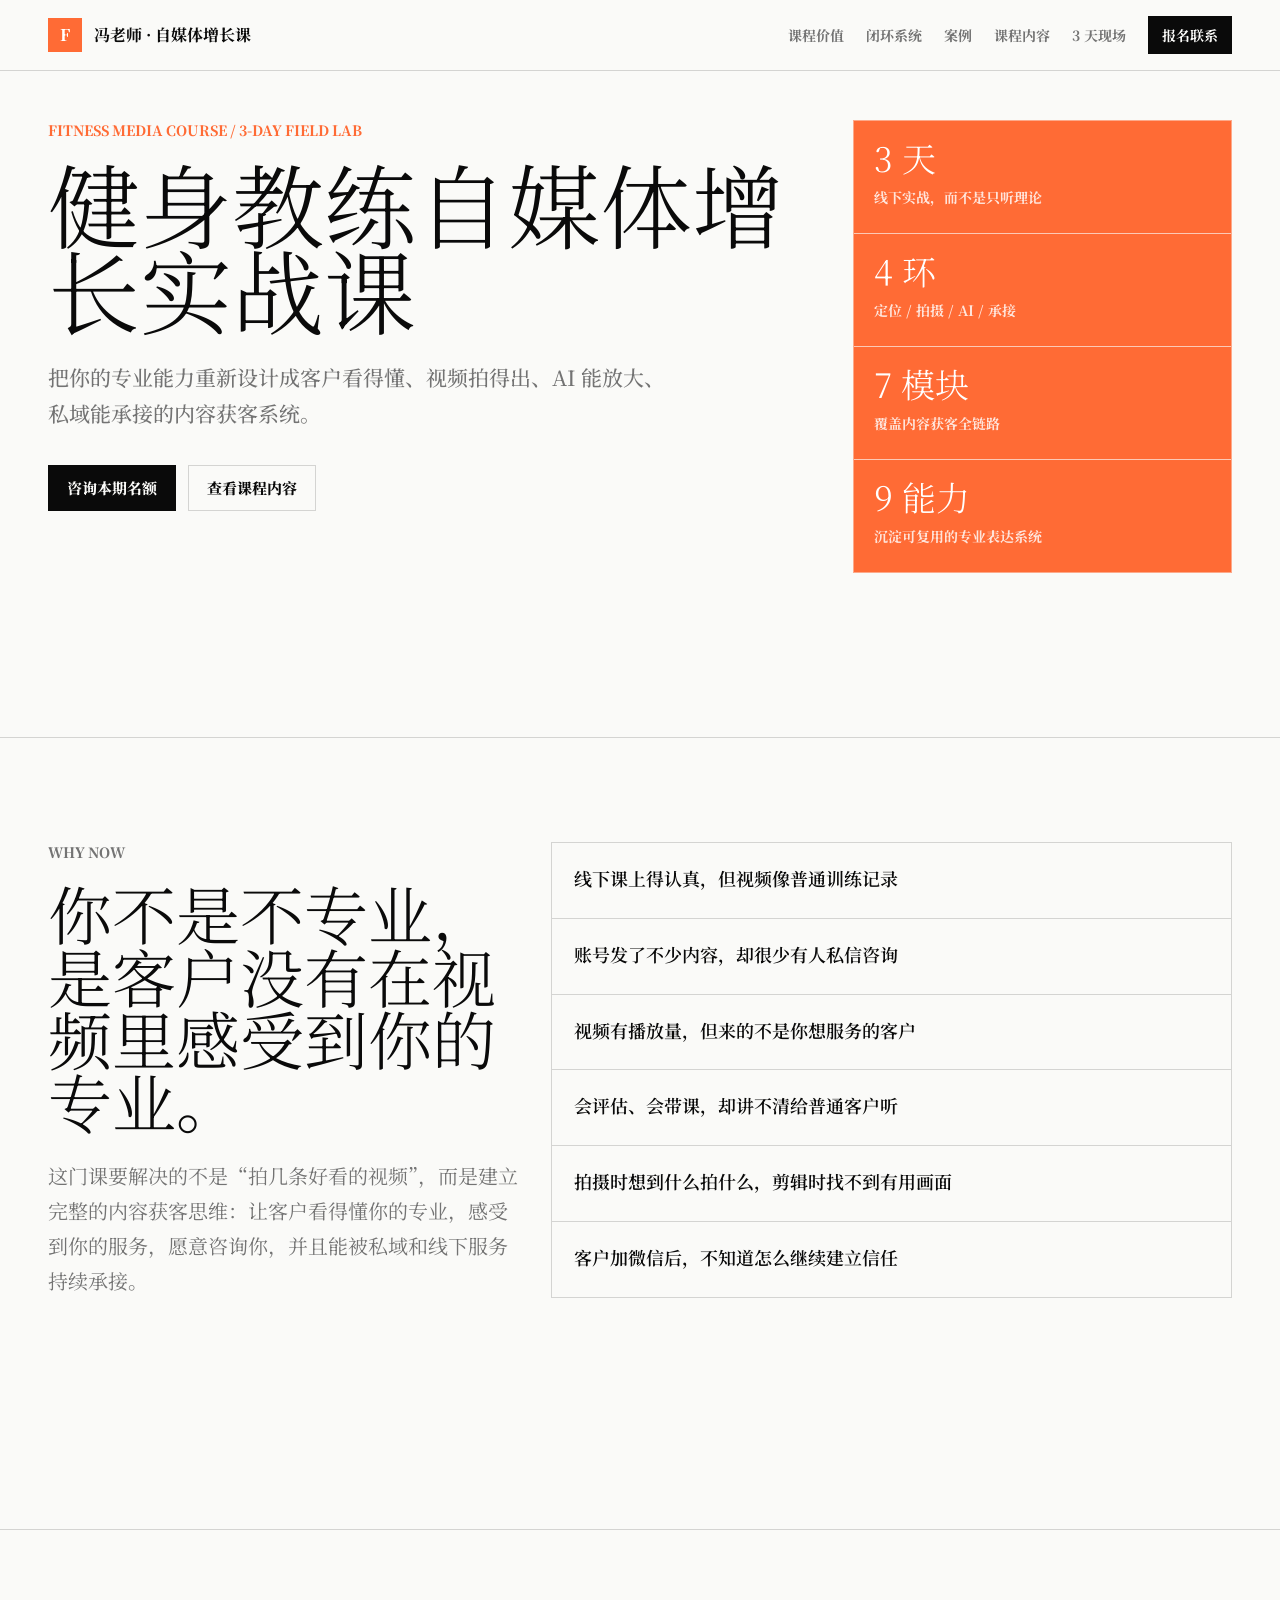
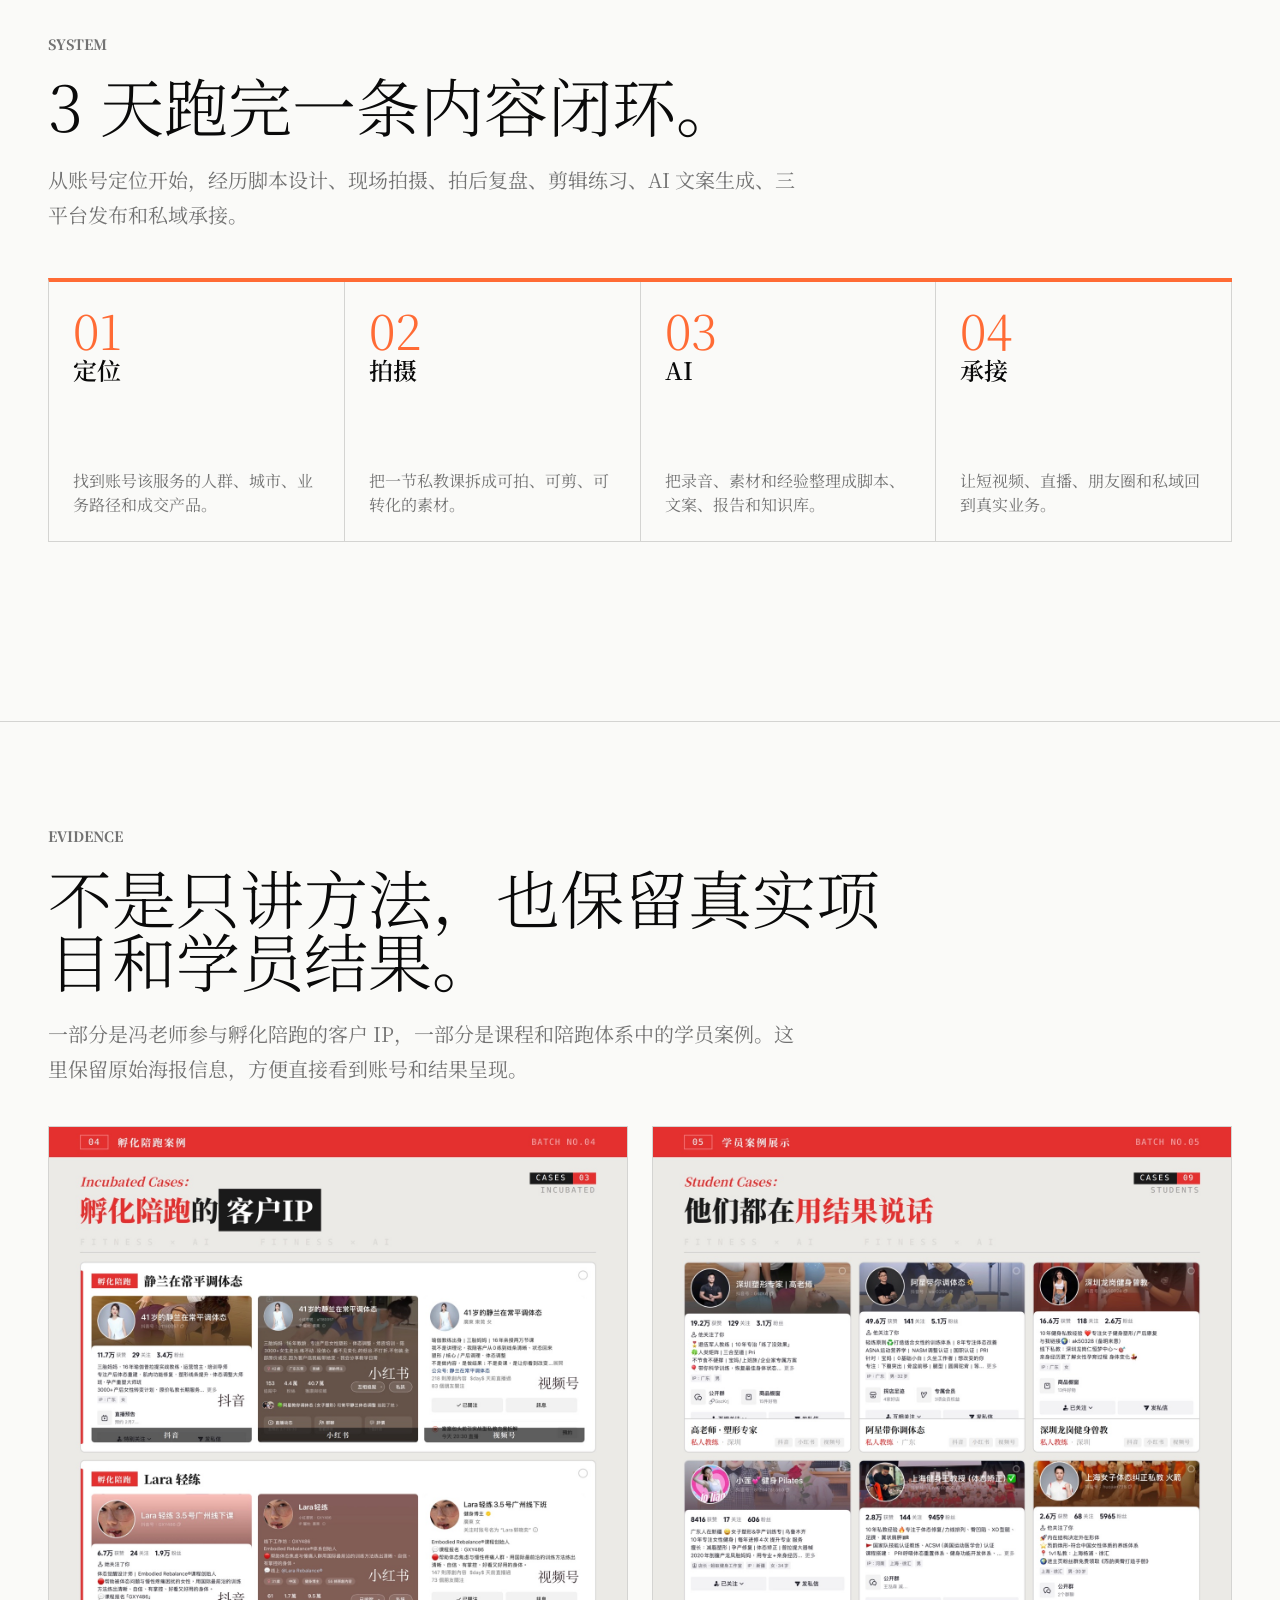
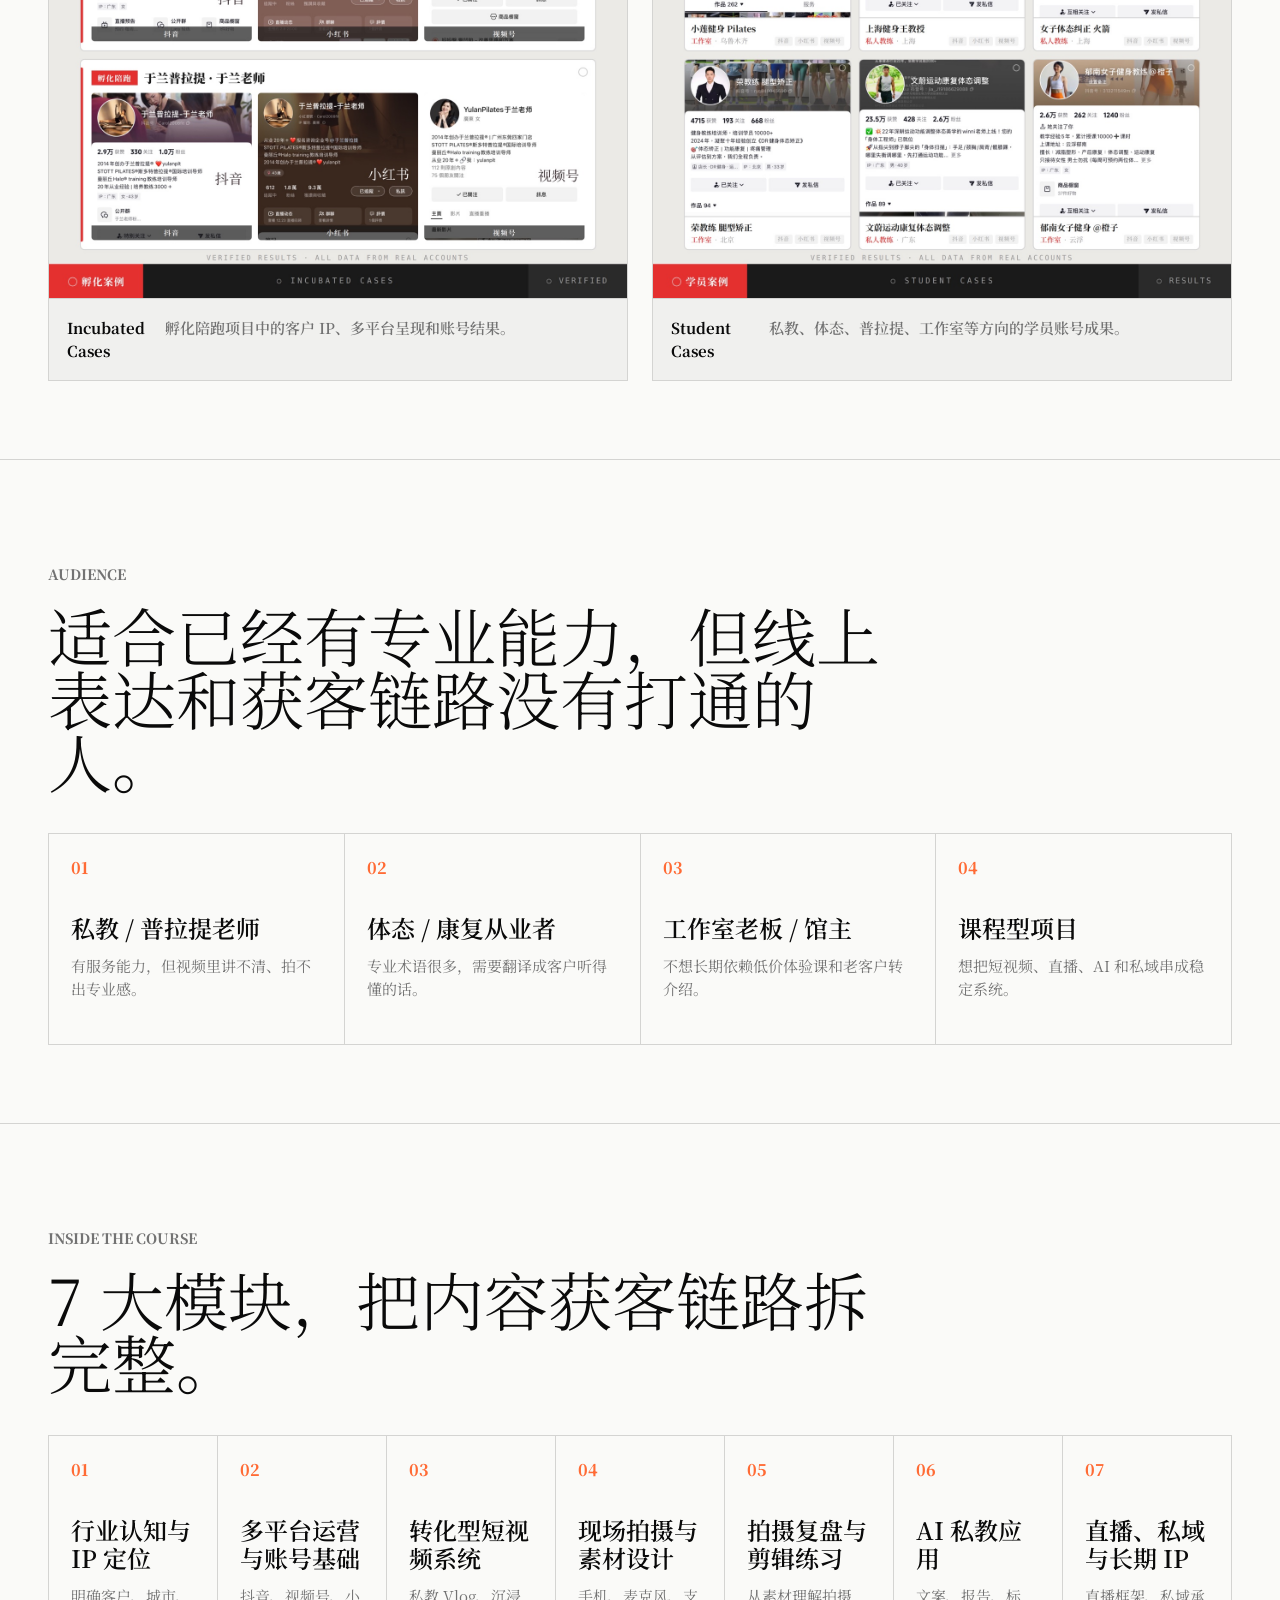
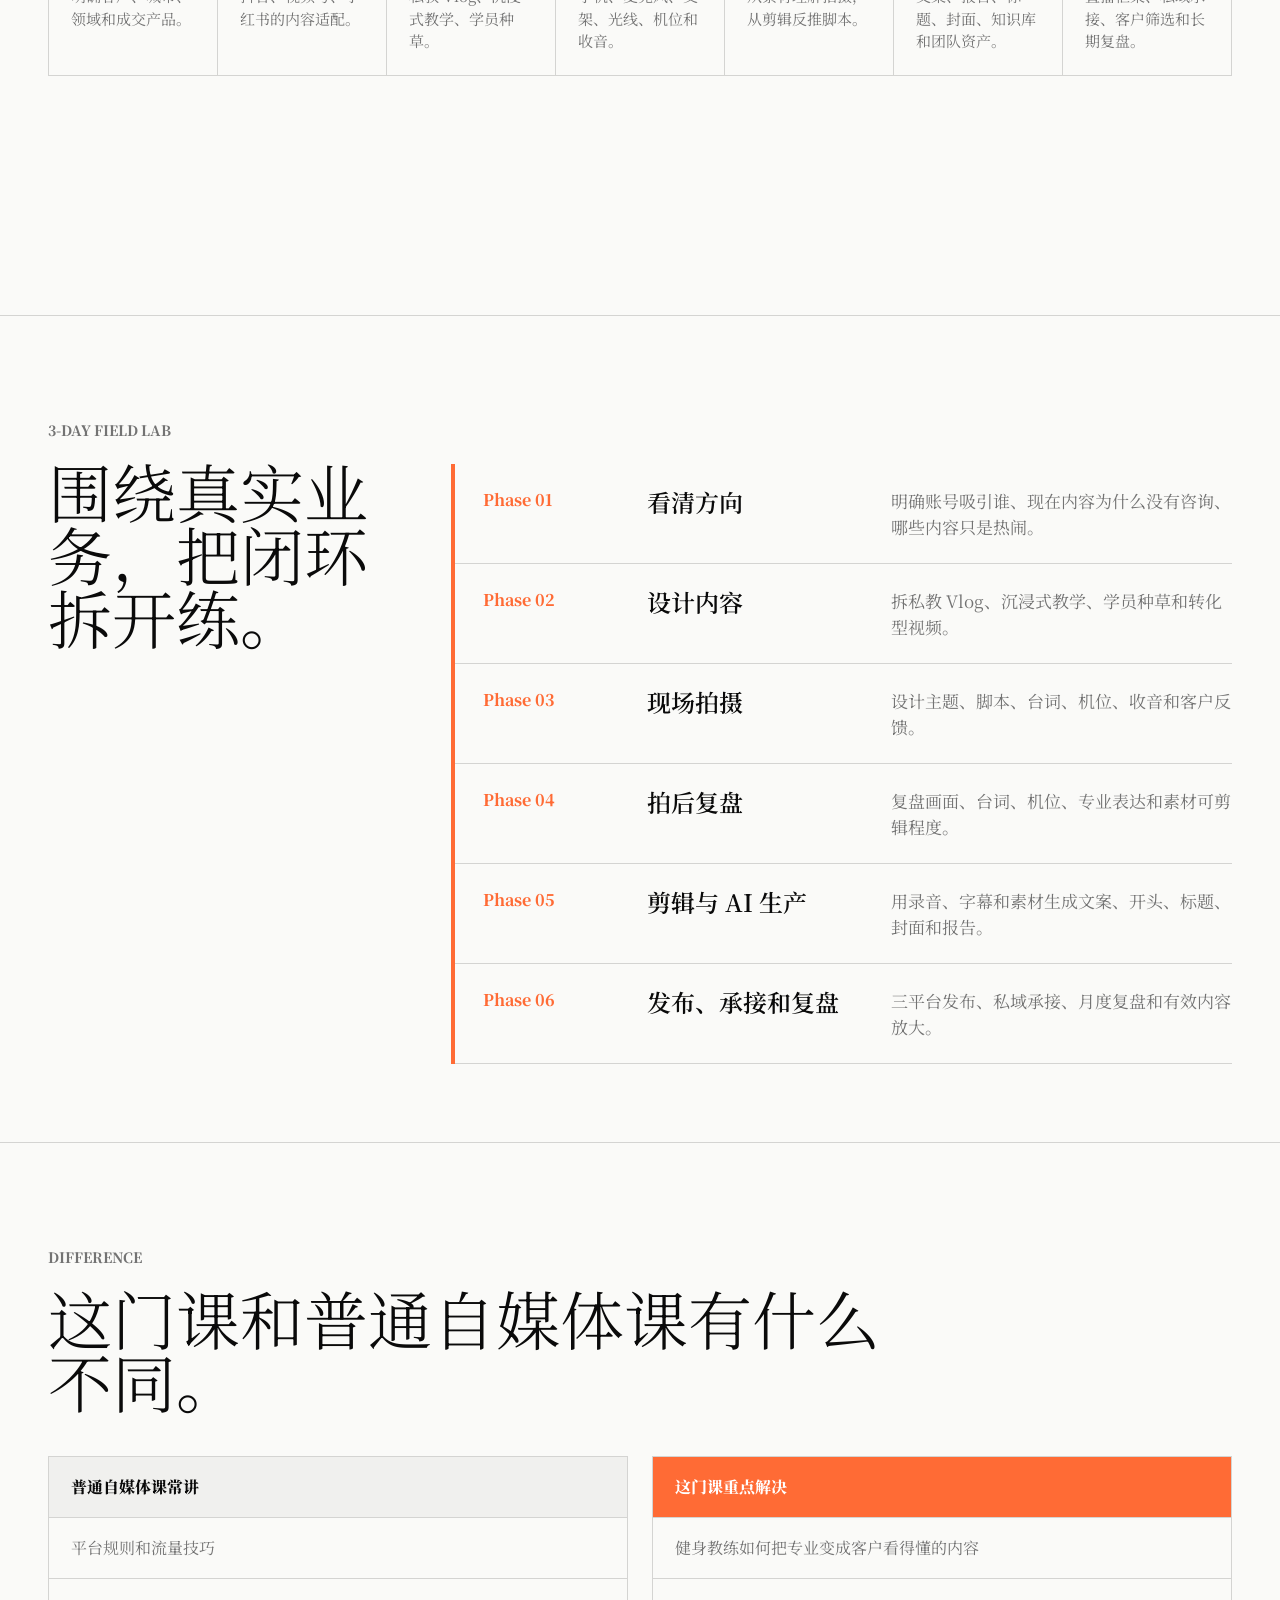
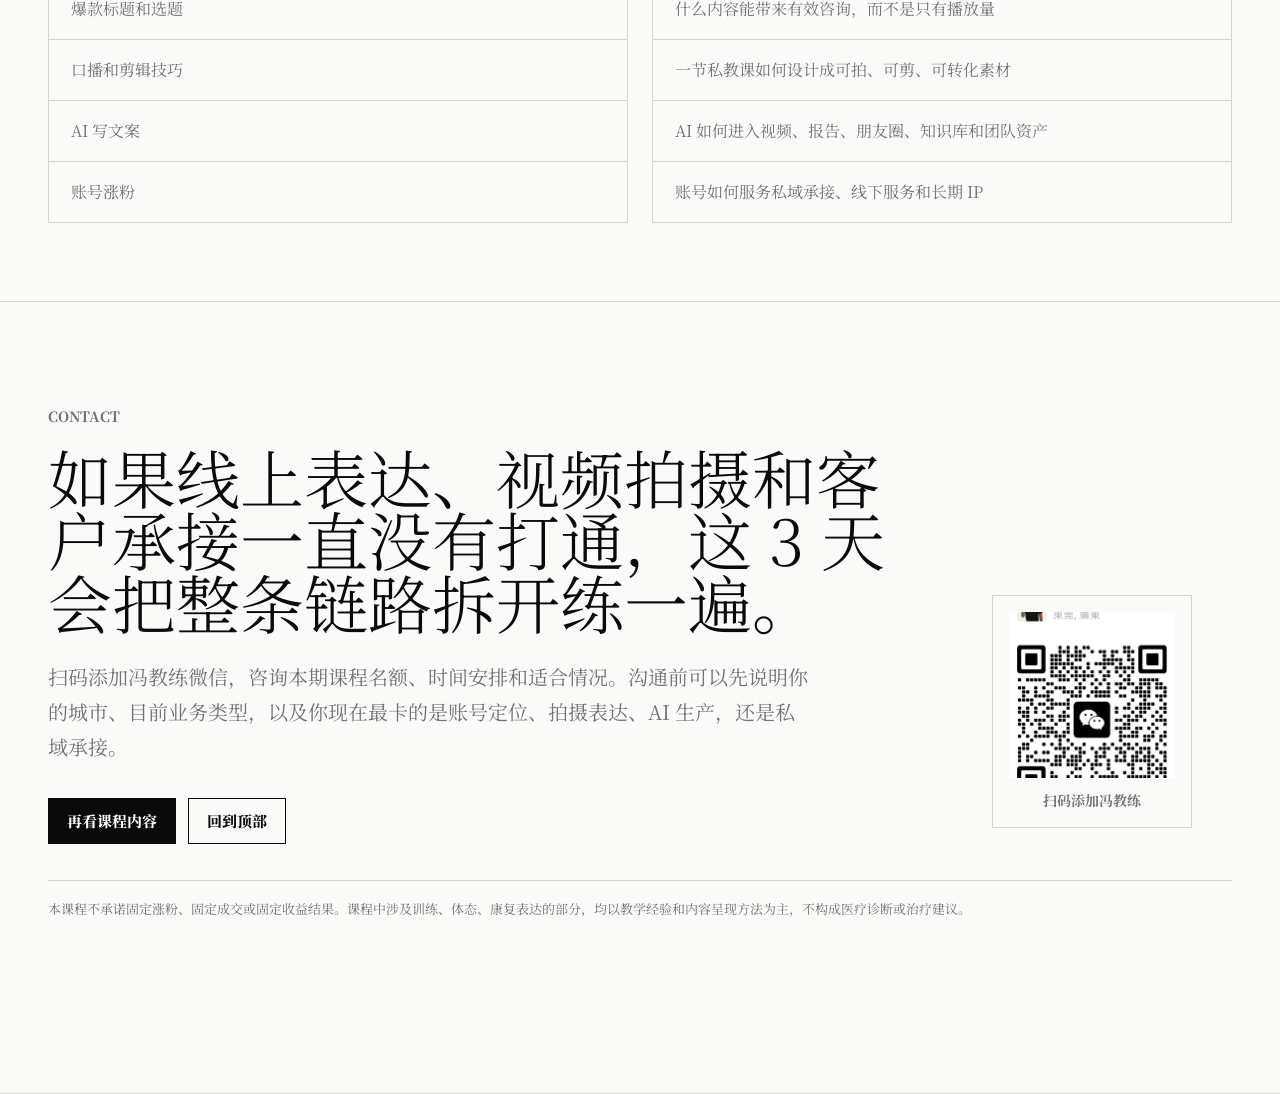
<file: fitness-media-course-swiss/index.html>
<!doctype html>
<html lang="zh-CN">
<head>
  <meta charset="utf-8">
  <meta name="viewport" content="width=device-width, initial-scale=1">
  <title>健身教练自媒体增长实战课 · 瑞士风重构版</title>
  <meta name="description" content="3 天线下实战，把健身教练的专业能力重新设计成客户看得懂、视频拍得出、AI 能放大、私域能承接的内容获客系统。">
  <link rel="preconnect" href="https://fonts.googleapis.com">
  <link rel="preconnect" href="https://fonts.gstatic.com" crossorigin>
  <link href="https://fonts.googleapis.com/css2?family=Noto+Serif+SC:wght@400;500;600;700;900&display=swap" rel="stylesheet">
  <style>
    :root {
      --paper: #fafaf8;
      --ink: #0a0a0a;
      --grey-1: #f0f0ee;
      --grey-2: #d4d4d2;
      --grey-3: #737373;
      --accent: #ff6b35;
      --accent-on: #ffffff;
      --max: 1240px;
      --gutter: 48px;
      --rule: 1px solid var(--grey-2);
      color-scheme: light;
    }

    * {
      box-sizing: border-box;
    }

    html {
      scroll-behavior: smooth;
    }

    body {
      margin: 0;
      background: var(--paper);
      color: var(--ink);
      font-family: "Noto Serif SC", "Songti SC", "STSong", "SimSun", Georgia, serif;
      line-height: 1.5;
      letter-spacing: 0;
      text-rendering: optimizeLegibility;
    }

    img {
      display: block;
      max-width: 100%;
      height: auto;
    }

    a {
      color: inherit;
    }

    .site-header {
      position: fixed;
      inset: 0 0 auto;
      z-index: 40;
      display: grid;
      grid-template-columns: 1fr auto;
      align-items: center;
      gap: 24px;
      padding: 16px var(--gutter);
      border-bottom: var(--rule);
      background: rgba(250, 250, 248, .94);
    }

    .brand {
      display: flex;
      align-items: center;
      gap: 12px;
      min-width: 0;
      text-decoration: none;
      font-weight: 700;
    }

    .brand-mark {
      display: grid;
      place-items: center;
      width: 34px;
      height: 34px;
      background: var(--accent);
      color: var(--accent-on);
      font-weight: 800;
      flex: 0 0 auto;
    }

    .nav {
      display: flex;
      align-items: center;
      gap: 22px;
      font-size: 14px;
      font-weight: 700;
      white-space: nowrap;
    }

    .nav a {
      text-decoration: none;
      color: var(--grey-3);
    }

    .nav .nav-cta {
      min-height: 38px;
      display: inline-flex;
      align-items: center;
      padding: 0 14px;
      background: var(--ink);
      color: var(--paper);
    }

    main {
      overflow: hidden;
    }

    .section {
      min-height: 88svh;
      padding: 104px var(--gutter) 78px;
      border-bottom: var(--rule);
      background: var(--paper);
    }

    .section.hero {
      min-height: 82svh;
      padding-top: 120px;
      background: var(--paper);
      color: var(--ink);
      border-bottom: var(--rule);
    }

    .section.tight {
      min-height: auto;
    }

    .inner {
      width: min(100%, var(--max));
      margin: 0 auto;
    }

    .grid-12 {
      display: grid;
      grid-template-columns: repeat(12, minmax(0, 1fr));
      gap: 24px;
    }

    .span-2 { grid-column: span 2; }
    .span-3 { grid-column: span 3; }
    .span-4 { grid-column: span 4; }
    .span-5 { grid-column: span 5; }
    .span-6 { grid-column: span 6; }
    .span-7 { grid-column: span 7; }
    .span-8 { grid-column: span 8; }
    .span-9 { grid-column: span 9; }

    .meta {
      margin: 0 0 18px;
      color: var(--grey-3);
      font-size: 14px;
      font-weight: 800;
      text-transform: uppercase;
    }

    .hero .meta {
      color: var(--accent);
    }

    h1,
    h2,
    h3,
    p {
      margin-top: 0;
    }

    h1 {
      margin-bottom: 0;
      max-width: 920px;
      font-size: 92px;
      line-height: .94;
      font-weight: 300;
    }

    h2 {
      margin-bottom: 0;
      max-width: 840px;
      font-size: 64px;
      line-height: .98;
      font-weight: 300;
    }

    h3 {
      margin-bottom: 12px;
      font-size: 24px;
      line-height: 1.2;
      font-weight: 600;
    }

    .lead {
      margin: 28px 0 0;
      max-width: 620px;
      color: var(--grey-3);
      font-size: 21px;
      line-height: 1.7;
      font-weight: 500;
    }

    .body-large {
      margin: 26px 0 0;
      max-width: 760px;
      color: var(--grey-3);
      font-size: 20px;
      line-height: 1.75;
    }

    .btn-row {
      display: flex;
      flex-wrap: wrap;
      gap: 12px;
      margin-top: 34px;
    }

    .btn {
      min-height: 46px;
      display: inline-flex;
      align-items: center;
      justify-content: center;
      padding: 0 18px;
      border: 1px solid currentColor;
      border-radius: 0;
      text-decoration: none;
      font-size: 15px;
      font-weight: 800;
      white-space: normal;
    }

    .btn.primary {
      background: var(--ink);
      color: var(--paper);
      border-color: var(--ink);
    }

    .hero .btn.primary {
      background: var(--ink);
      color: var(--paper);
      border-color: var(--ink);
    }

    .hero .btn.secondary {
      color: var(--ink);
      border-color: var(--grey-2);
    }

    .hero-aside {
      align-self: end;
      display: grid;
      gap: 1px;
      background: rgba(255, 107, 53, .34);
      border: 1px solid rgba(255, 107, 53, .34);
    }

    .hero-fact {
      min-height: 112px;
      padding: 20px;
      background: var(--accent);
      color: var(--accent-on);
    }

    .hero-fact strong {
      display: block;
      font-size: 34px;
      line-height: 1;
      font-weight: 300;
    }

    .hero-fact span {
      display: block;
      margin-top: 12px;
      font-size: 14px;
      font-weight: 700;
      color: rgba(255, 255, 255, .82);
    }

    .pain-list {
      display: grid;
      gap: 1px;
      background: var(--grey-2);
      border: var(--rule);
    }

    .pain-list p {
      margin: 0;
      padding: 22px;
      background: var(--paper);
      font-size: 18px;
      font-weight: 600;
    }

    .system-board {
      margin-top: 46px;
      display: grid;
      grid-template-columns: repeat(4, minmax(0, 1fr));
      border-top: 4px solid var(--accent);
      border-left: var(--rule);
    }

    .system-board article {
      min-height: 260px;
      display: flex;
      flex-direction: column;
      justify-content: space-between;
      padding: 24px;
      border-right: var(--rule);
      border-bottom: var(--rule);
      background: var(--paper);
    }

    .system-board strong {
      color: var(--accent);
      font-size: 48px;
      line-height: 1;
      font-weight: 300;
    }

    .system-board p {
      margin: 18px 0 0;
      color: var(--grey-3);
      font-size: 16px;
    }

    .image-proof {
      display: grid;
      grid-template-columns: repeat(2, minmax(0, 1fr));
      gap: 24px;
      margin-top: 40px;
    }

    .poster {
      margin: 0;
      border: var(--rule);
      background: var(--grey-1);
    }

    .poster img {
      width: 100%;
      aspect-ratio: 3 / 4;
      object-fit: cover;
      object-position: top center;
    }

    .poster figcaption {
      display: grid;
      grid-template-columns: 80px 1fr;
      gap: 18px;
      padding: 18px;
      border-top: var(--rule);
      color: var(--grey-3);
      font-size: 15px;
      font-weight: 600;
    }

    .poster figcaption strong {
      color: var(--ink);
    }

    .audience-grid,
    .module-grid {
      display: grid;
      grid-template-columns: repeat(4, minmax(0, 1fr));
      gap: 1px;
      margin-top: 42px;
      background: var(--grey-2);
      border: var(--rule);
    }

    .module-grid {
      grid-template-columns: repeat(7, minmax(0, 1fr));
    }

    .audience-grid article,
    .module-grid article {
      min-height: 210px;
      padding: 22px;
      background: var(--paper);
    }

    .audience-grid span,
    .module-grid span {
      display: block;
      margin-bottom: 34px;
      color: var(--accent);
      font-weight: 800;
    }

    .audience-grid p,
    .module-grid p {
      margin-bottom: 0;
      color: var(--grey-3);
      font-size: 15px;
    }

    .timeline {
      margin-top: 44px;
      border-left: 4px solid var(--accent);
    }

    .timeline article {
      display: grid;
      grid-template-columns: 140px 220px 1fr;
      gap: 24px;
      padding: 24px 0 24px 28px;
      border-bottom: var(--rule);
      align-items: start;
    }

    .timeline span {
      color: var(--accent);
      font-weight: 800;
    }

    .timeline h3 {
      margin-bottom: 0;
    }

    .timeline p {
      margin-bottom: 0;
      color: var(--grey-3);
      font-size: 17px;
    }

    .compare {
      margin-top: 44px;
      display: grid;
      grid-template-columns: 1fr 1fr;
      gap: 24px;
    }

    .compare-column {
      border: var(--rule);
    }

    .compare-column header {
      padding: 18px 22px;
      background: var(--grey-1);
      border-bottom: var(--rule);
      font-weight: 800;
    }

    .compare-column p {
      margin: 0;
      padding: 18px 22px;
      border-bottom: var(--rule);
      color: var(--grey-3);
      font-size: 16px;
    }

    .compare-column p:last-child {
      border-bottom: 0;
    }

    .compare-column.accent header {
      background: var(--accent);
      color: var(--accent-on);
    }

    .contact-panel {
      display: grid;
      grid-template-columns: minmax(0, 1fr) 280px;
      gap: 42px;
      align-items: end;
    }

    .qr {
      border: var(--rule);
      background: var(--paper);
      padding: 16px;
    }

    .qr img {
      width: 100%;
      aspect-ratio: 1;
      object-fit: cover;
    }

    .qr p {
      margin: 12px 0 0;
      color: var(--grey-3);
      font-size: 14px;
      font-weight: 700;
      text-align: center;
    }

    .legal {
      margin-top: 36px;
      padding-top: 18px;
      border-top: var(--rule);
      color: var(--grey-3);
      font-size: 13px;
    }

    @media (max-width: 980px) {
      :root {
        --gutter: 20px;
      }

      .site-header {
        position: absolute;
        grid-template-columns: 1fr auto;
      }

      .nav a:not(.nav-cta) {
        display: none;
      }

      .section,
      .section.hero {
        min-height: auto;
        padding: 94px var(--gutter) 68px;
      }

      .grid-12,
      .image-proof,
      .compare,
      .contact-panel {
        grid-template-columns: 1fr;
      }

      .span-2,
      .span-3,
      .span-4,
      .span-5,
      .span-6,
      .span-7,
      .span-8,
      .span-9 {
        grid-column: 1;
      }

      h1 {
        font-size: 52px;
        max-width: 9ch;
      }

      h2 {
        font-size: 38px;
      }

      .lead,
      .body-large {
        font-size: 18px;
      }

      .hero-aside {
        margin-top: 32px;
        grid-template-columns: repeat(2, minmax(0, 1fr));
      }

      .hero-fact {
        min-height: 96px;
        padding: 16px;
      }

      .hero-fact strong {
        font-size: 30px;
      }

      .system-board,
      .audience-grid,
      .module-grid {
        grid-template-columns: 1fr;
      }

      .system-board article,
      .audience-grid article,
      .module-grid article {
        min-height: auto;
      }

      .timeline article {
        grid-template-columns: 1fr;
        gap: 8px;
      }

      .poster figcaption {
        grid-template-columns: 1fr;
      }

      .btn {
        width: 100%;
      }
    }
  </style>
</head>
<body>
  <header class="site-header">
    <a class="brand" href="#top" aria-label="回到顶部">
      <span class="brand-mark">F</span>
      <span>冯老师 · 自媒体增长课</span>
    </a>
    <nav class="nav" aria-label="页面导航">
      <a href="#why">课程价值</a>
      <a href="#system">闭环系统</a>
      <a href="#cases">案例</a>
      <a href="#inside">课程内容</a>
      <a href="#schedule">3 天现场</a>
      <a class="nav-cta" href="#consult">报名联系</a>
    </nav>
  </header>

  <main id="top">
    <section class="section hero" data-section="hero">
      <div class="inner grid-12">
        <div class="span-8">
          <p class="meta">Fitness media course / 3-day field lab</p>
          <h1>健身教练自媒体增长实战课</h1>
          <p class="lead">把你的专业能力重新设计成客户看得懂、视频拍得出、AI 能放大、私域能承接的内容获客系统。</p>
          <div class="btn-row">
            <a class="btn primary" href="#consult">咨询本期名额</a>
            <a class="btn secondary" href="#inside">查看课程内容</a>
          </div>
        </div>
        <aside class="span-4 hero-aside" aria-label="课程关键词">
          <div class="hero-fact"><strong>3 天</strong><span>线下实战，而不是只听理论</span></div>
          <div class="hero-fact"><strong>4 环</strong><span>定位 / 拍摄 / AI / 承接</span></div>
          <div class="hero-fact"><strong>7 模块</strong><span>覆盖内容获客全链路</span></div>
          <div class="hero-fact"><strong>9 能力</strong><span>沉淀可复用的专业表达系统</span></div>
        </aside>
      </div>
    </section>

    <section class="section" id="why" data-section="why-now">
      <div class="inner grid-12">
        <div class="span-5">
          <p class="meta">Why now</p>
          <h2>你不是不专业，是客户没有在视频里感受到你的专业。</h2>
          <p class="body-large">这门课要解决的不是“拍几条好看的视频”，而是建立完整的内容获客思维：让客户看得懂你的专业，感受到你的服务，愿意咨询你，并且能被私域和线下服务持续承接。</p>
        </div>
        <div class="span-7 pain-list">
          <p>线下课上得认真，但视频像普通训练记录</p>
          <p>账号发了不少内容，却很少有人私信咨询</p>
          <p>视频有播放量，但来的不是你想服务的客户</p>
          <p>会评估、会带课，却讲不清给普通客户听</p>
          <p>拍摄时想到什么拍什么，剪辑时找不到有用画面</p>
          <p>客户加微信后，不知道怎么继续建立信任</p>
        </div>
      </div>
    </section>

    <section class="section" id="system" data-section="system">
      <div class="inner">
        <p class="meta">System</p>
        <h2>3 天跑完一条内容闭环。</h2>
        <p class="body-large">从账号定位开始，经历脚本设计、现场拍摄、拍后复盘、剪辑练习、AI 文案生成、三平台发布和私域承接。</p>
        <div class="system-board">
          <article>
            <div><strong>01</strong><h3>定位</h3></div>
            <p>找到账号该服务的人群、城市、业务路径和成交产品。</p>
          </article>
          <article>
            <div><strong>02</strong><h3>拍摄</h3></div>
            <p>把一节私教课拆成可拍、可剪、可转化的素材。</p>
          </article>
          <article>
            <div><strong>03</strong><h3>AI</h3></div>
            <p>把录音、素材和经验整理成脚本、文案、报告和知识库。</p>
          </article>
          <article>
            <div><strong>04</strong><h3>承接</h3></div>
            <p>让短视频、直播、朋友圈和私域回到真实业务。</p>
          </article>
        </div>
      </div>
    </section>

    <section class="section" id="cases" data-section="evidence">
      <div class="inner">
        <p class="meta">Evidence</p>
        <h2>不是只讲方法，也保留真实项目和学员结果。</h2>
        <p class="body-large">一部分是冯老师参与孵化陪跑的客户 IP，一部分是课程和陪跑体系中的学员案例。这里保留原始海报信息，方便直接看到账号和结果呈现。</p>
        <div class="image-proof">
          <figure class="poster">
            <img src="assets/incubated-cases.jpg" alt="孵化陪跑的客户 IP 案例海报">
            <figcaption><strong>Incubated Cases</strong><span>孵化陪跑项目中的客户 IP、多平台呈现和账号结果。</span></figcaption>
          </figure>
          <figure class="poster">
            <img src="assets/student-cases.jpg" alt="部分学员案例展示海报">
            <figcaption><strong>Student Cases</strong><span>私教、体态、普拉提、工作室等方向的学员账号成果。</span></figcaption>
          </figure>
        </div>
      </div>
    </section>

    <section class="section tight" data-section="audience">
      <div class="inner">
        <p class="meta">Audience</p>
        <h2>适合已经有专业能力，但线上表达和获客链路没有打通的人。</h2>
        <div class="audience-grid">
          <article><span>01</span><h3>私教 / 普拉提老师</h3><p>有服务能力，但视频里讲不清、拍不出专业感。</p></article>
          <article><span>02</span><h3>体态 / 康复从业者</h3><p>专业术语很多，需要翻译成客户听得懂的话。</p></article>
          <article><span>03</span><h3>工作室老板 / 馆主</h3><p>不想长期依赖低价体验课和老客户转介绍。</p></article>
          <article><span>04</span><h3>课程型项目</h3><p>想把短视频、直播、AI 和私域串成稳定系统。</p></article>
        </div>
      </div>
    </section>

    <section class="section" id="inside" data-section="inside">
      <div class="inner">
        <p class="meta">Inside the course</p>
        <h2>7 大模块，把内容获客链路拆完整。</h2>
        <div class="module-grid">
          <article><span>01</span><h3>行业认知与 IP 定位</h3><p>明确客户、城市、领域和成交产品。</p></article>
          <article><span>02</span><h3>多平台运营与账号基础</h3><p>抖音、视频号、小红书的内容适配。</p></article>
          <article><span>03</span><h3>转化型短视频系统</h3><p>私教 Vlog、沉浸式教学、学员种草。</p></article>
          <article><span>04</span><h3>现场拍摄与素材设计</h3><p>手机、麦克风、支架、光线、机位和收音。</p></article>
          <article><span>05</span><h3>拍摄复盘与剪辑练习</h3><p>从素材理解拍摄，从剪辑反推脚本。</p></article>
          <article><span>06</span><h3>AI 私教应用</h3><p>文案、报告、标题、封面、知识库和团队资产。</p></article>
          <article><span>07</span><h3>直播、私域与长期 IP</h3><p>直播框架、私域承接、客户筛选和长期复盘。</p></article>
        </div>
      </div>
    </section>

    <section class="section" id="schedule" data-section="schedule">
      <div class="inner grid-12">
        <div class="span-4">
          <p class="meta">3-day field lab</p>
          <h2>围绕真实业务，把闭环拆开练。</h2>
        </div>
        <div class="span-8 timeline">
          <article><span>Phase 01</span><h3>看清方向</h3><p>明确账号吸引谁、现在内容为什么没有咨询、哪些内容只是热闹。</p></article>
          <article><span>Phase 02</span><h3>设计内容</h3><p>拆私教 Vlog、沉浸式教学、学员种草和转化型视频。</p></article>
          <article><span>Phase 03</span><h3>现场拍摄</h3><p>设计主题、脚本、台词、机位、收音和客户反馈。</p></article>
          <article><span>Phase 04</span><h3>拍后复盘</h3><p>复盘画面、台词、机位、专业表达和素材可剪辑程度。</p></article>
          <article><span>Phase 05</span><h3>剪辑与 AI 生产</h3><p>用录音、字幕和素材生成文案、开头、标题、封面和报告。</p></article>
          <article><span>Phase 06</span><h3>发布、承接和复盘</h3><p>三平台发布、私域承接、月度复盘和有效内容放大。</p></article>
        </div>
      </div>
    </section>

    <section class="section tight" data-section="compare">
      <div class="inner">
        <p class="meta">Difference</p>
        <h2>这门课和普通自媒体课有什么不同。</h2>
        <div class="compare">
          <div class="compare-column">
            <header>普通自媒体课常讲</header>
            <p>平台规则和流量技巧</p>
            <p>爆款标题和选题</p>
            <p>口播和剪辑技巧</p>
            <p>AI 写文案</p>
            <p>账号涨粉</p>
          </div>
          <div class="compare-column accent">
            <header>这门课重点解决</header>
            <p>健身教练如何把专业变成客户看得懂的内容</p>
            <p>什么内容能带来有效咨询，而不是只有播放量</p>
            <p>一节私教课如何设计成可拍、可剪、可转化素材</p>
            <p>AI 如何进入视频、报告、朋友圈、知识库和团队资产</p>
            <p>账号如何服务私域承接、线下服务和长期 IP</p>
          </div>
        </div>
      </div>
    </section>

    <section class="section" id="consult" data-section="cta">
      <div class="inner contact-panel">
        <div>
          <p class="meta">Contact</p>
          <h2>如果线上表达、视频拍摄和客户承接一直没有打通，这 3 天会把整条链路拆开练一遍。</h2>
          <p class="body-large">扫码添加冯教练微信，咨询本期课程名额、时间安排和适合情况。沟通前可以先说明你的城市、目前业务类型，以及你现在最卡的是账号定位、拍摄表达、AI 生产，还是私域承接。</p>
          <div class="btn-row">
            <a class="btn primary" href="#inside">再看课程内容</a>
            <a class="btn" href="#top">回到顶部</a>
          </div>
        </div>
        <figure class="qr">
          <img src="assets/contact-qr.jpg" alt="冯教练微信二维码">
          <figcaption>
            <p>扫码添加冯教练</p>
          </figcaption>
        </figure>
      </div>
      <div class="inner legal">
        本课程不承诺固定涨粉、固定成交或固定收益结果。课程中涉及训练、体态、康复表达的部分，均以教学经验和内容呈现方法为主，不构成医疗诊断或治疗建议。
      </div>
    </section>
  </main>
</body>
</html>
</file>
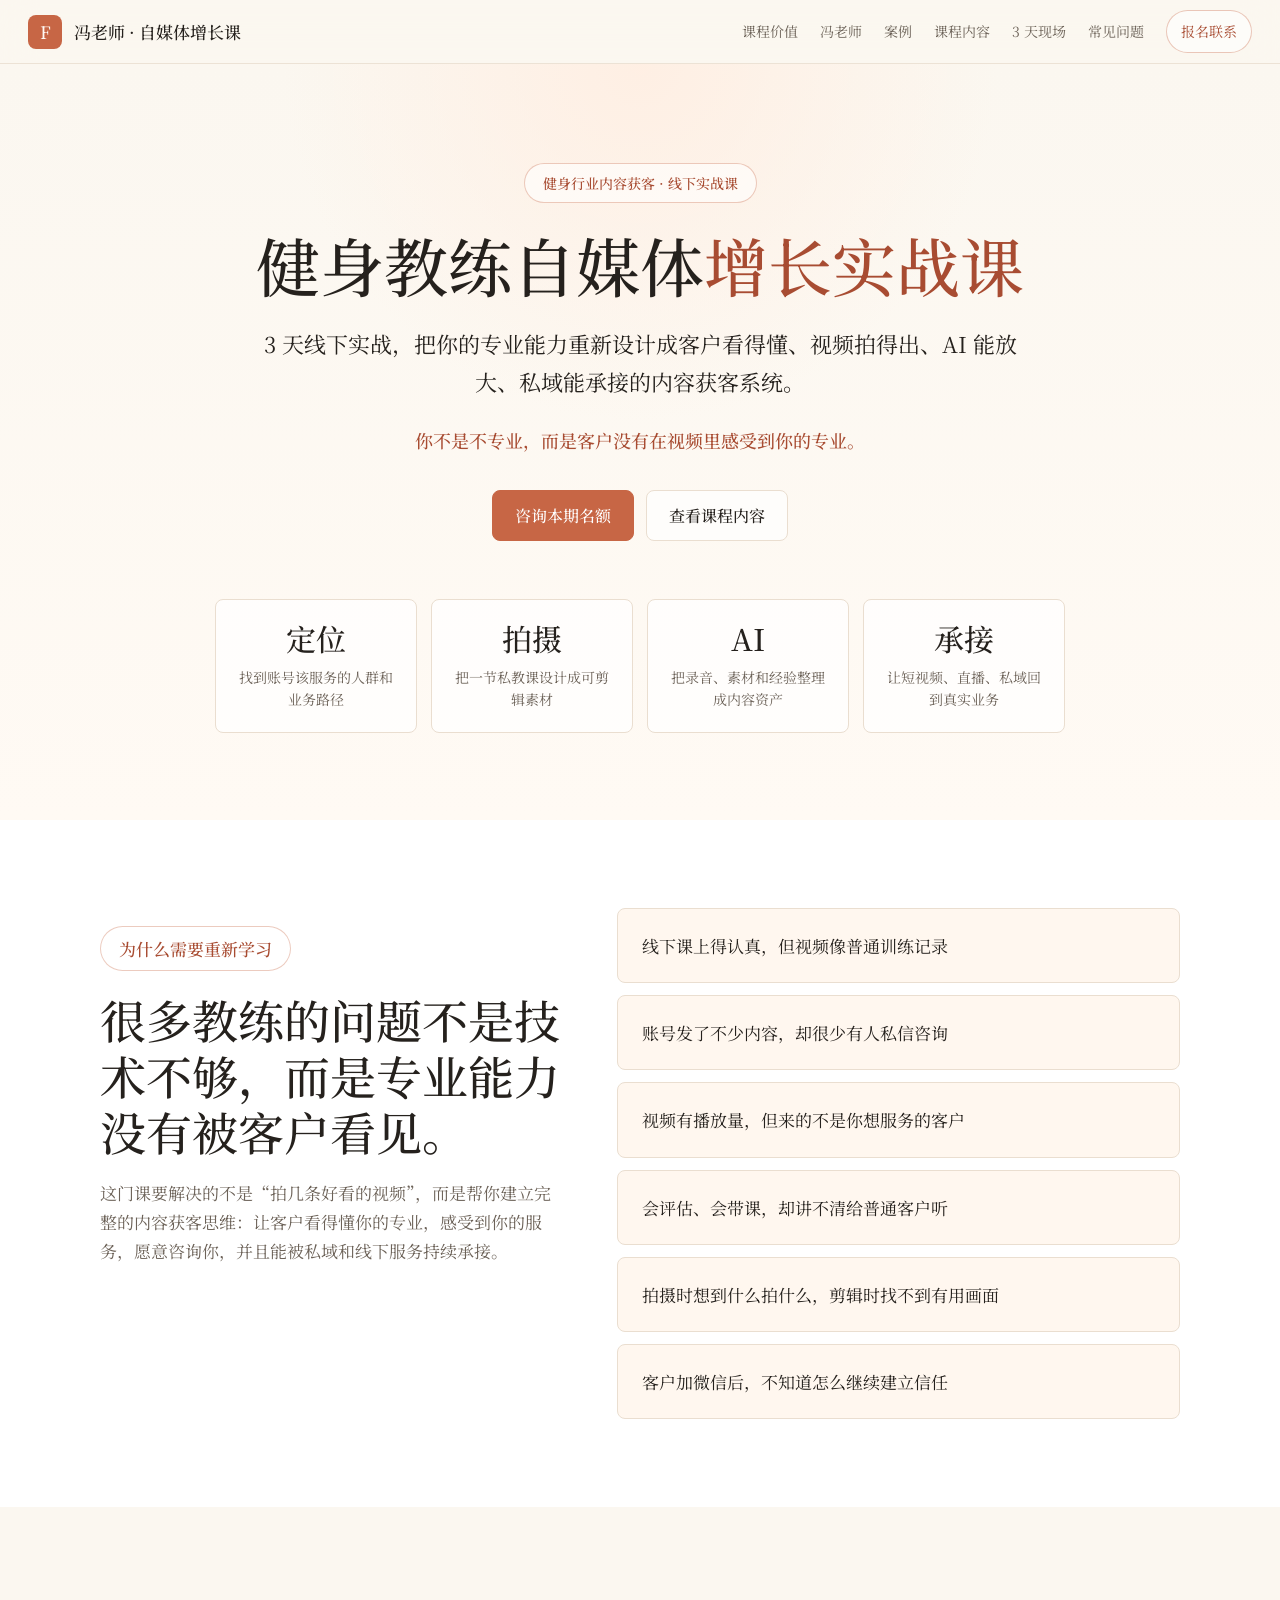
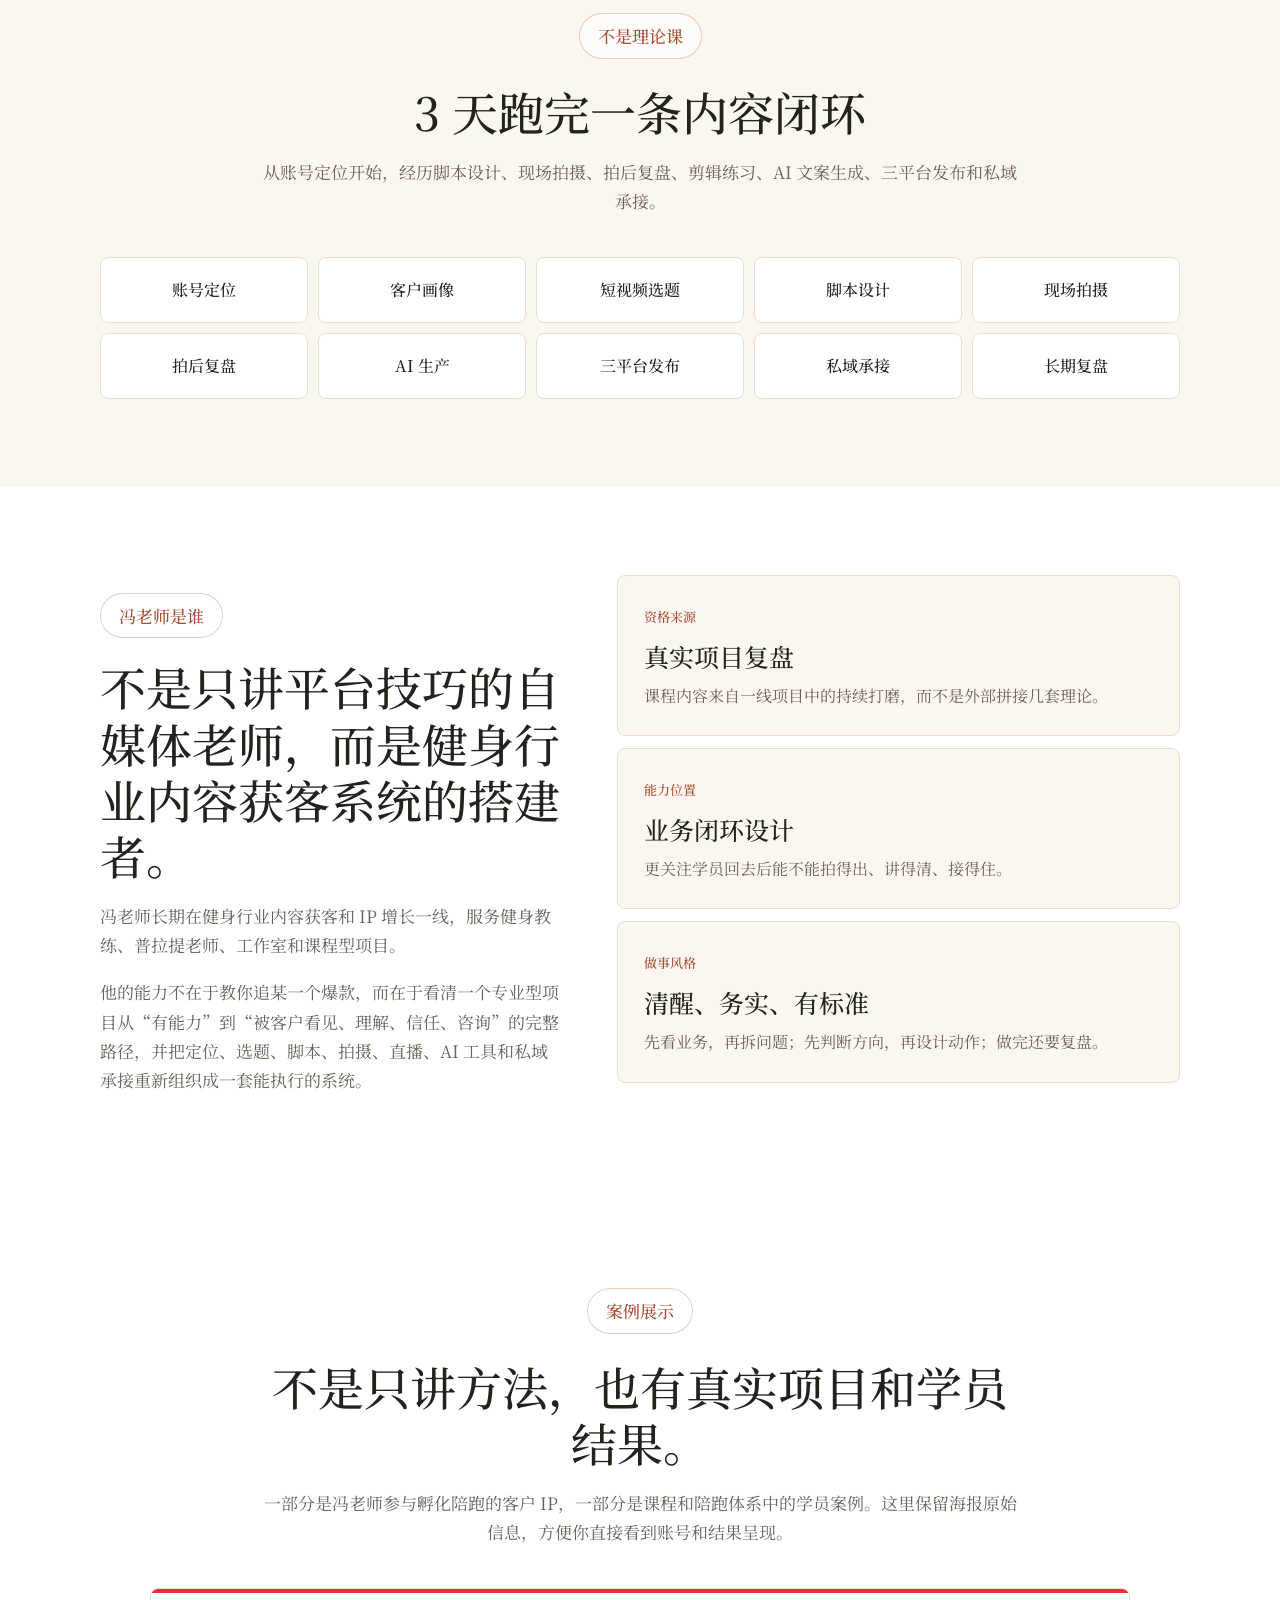
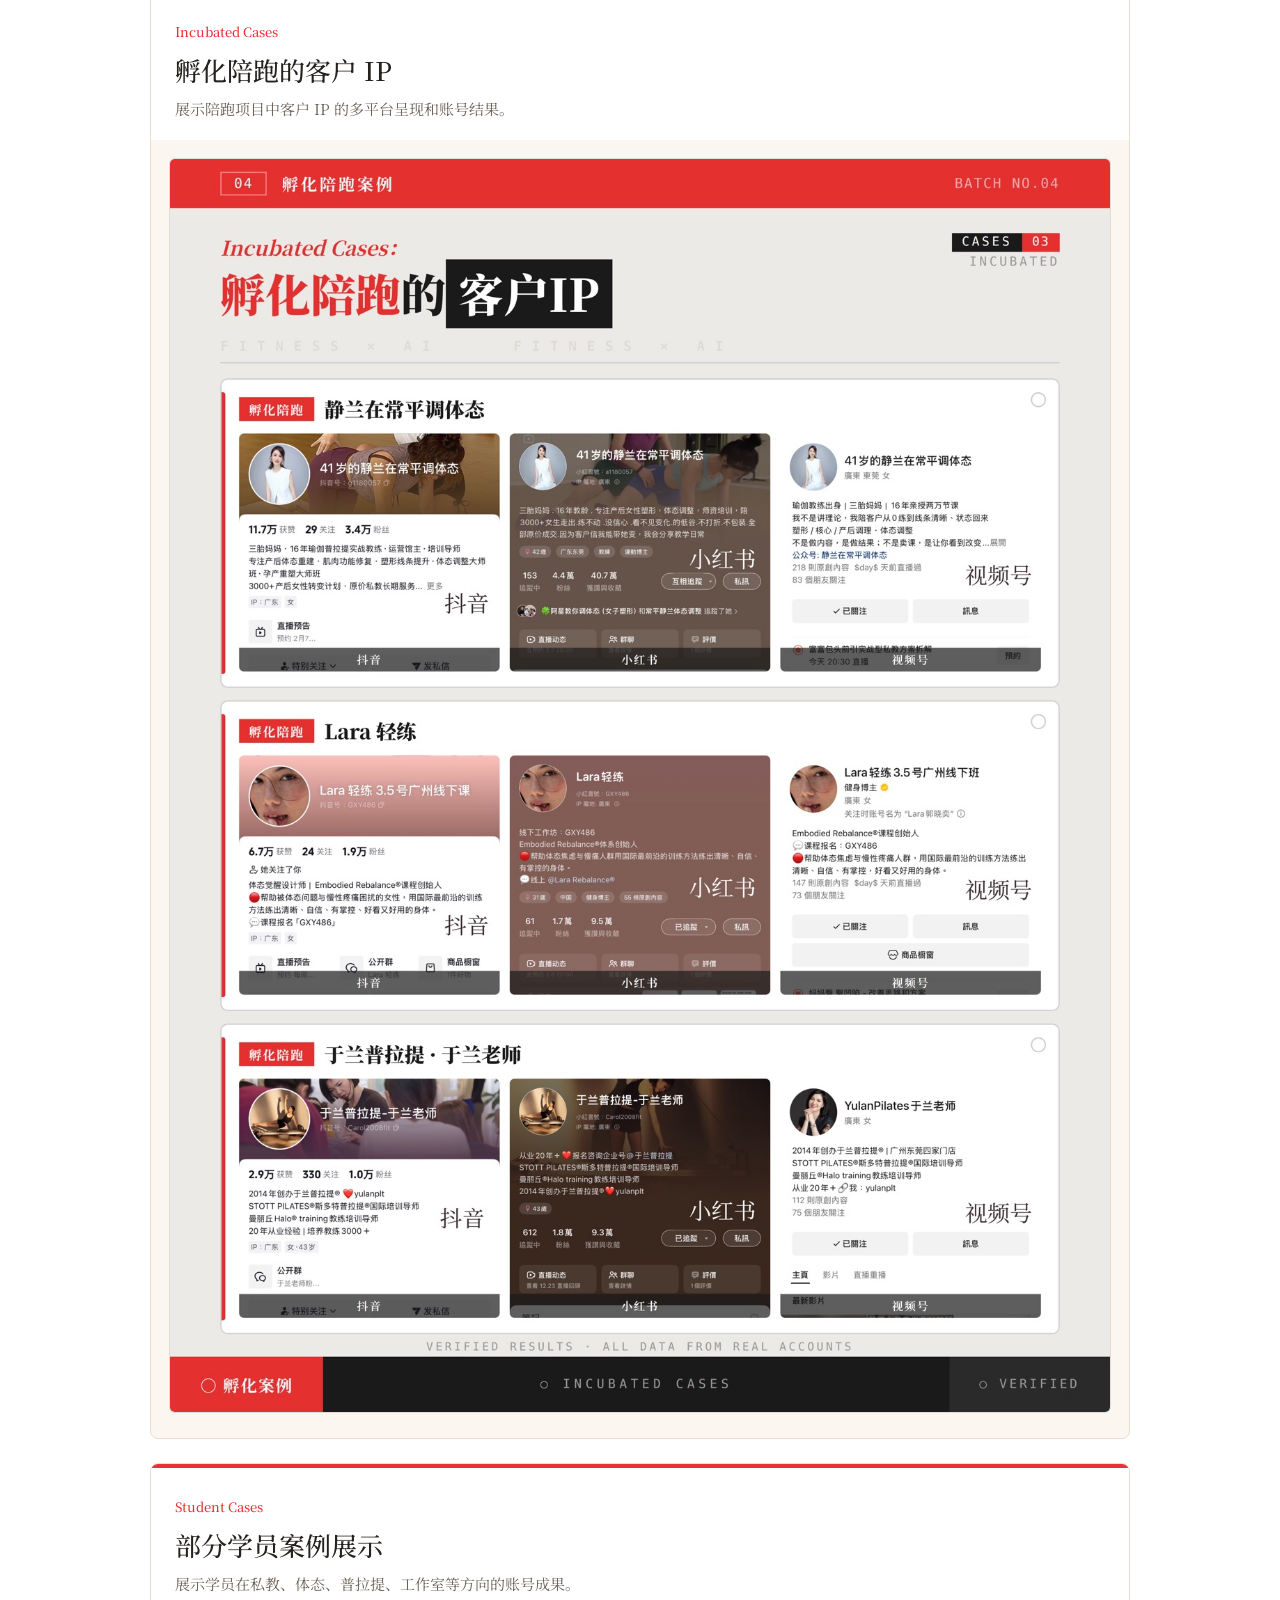
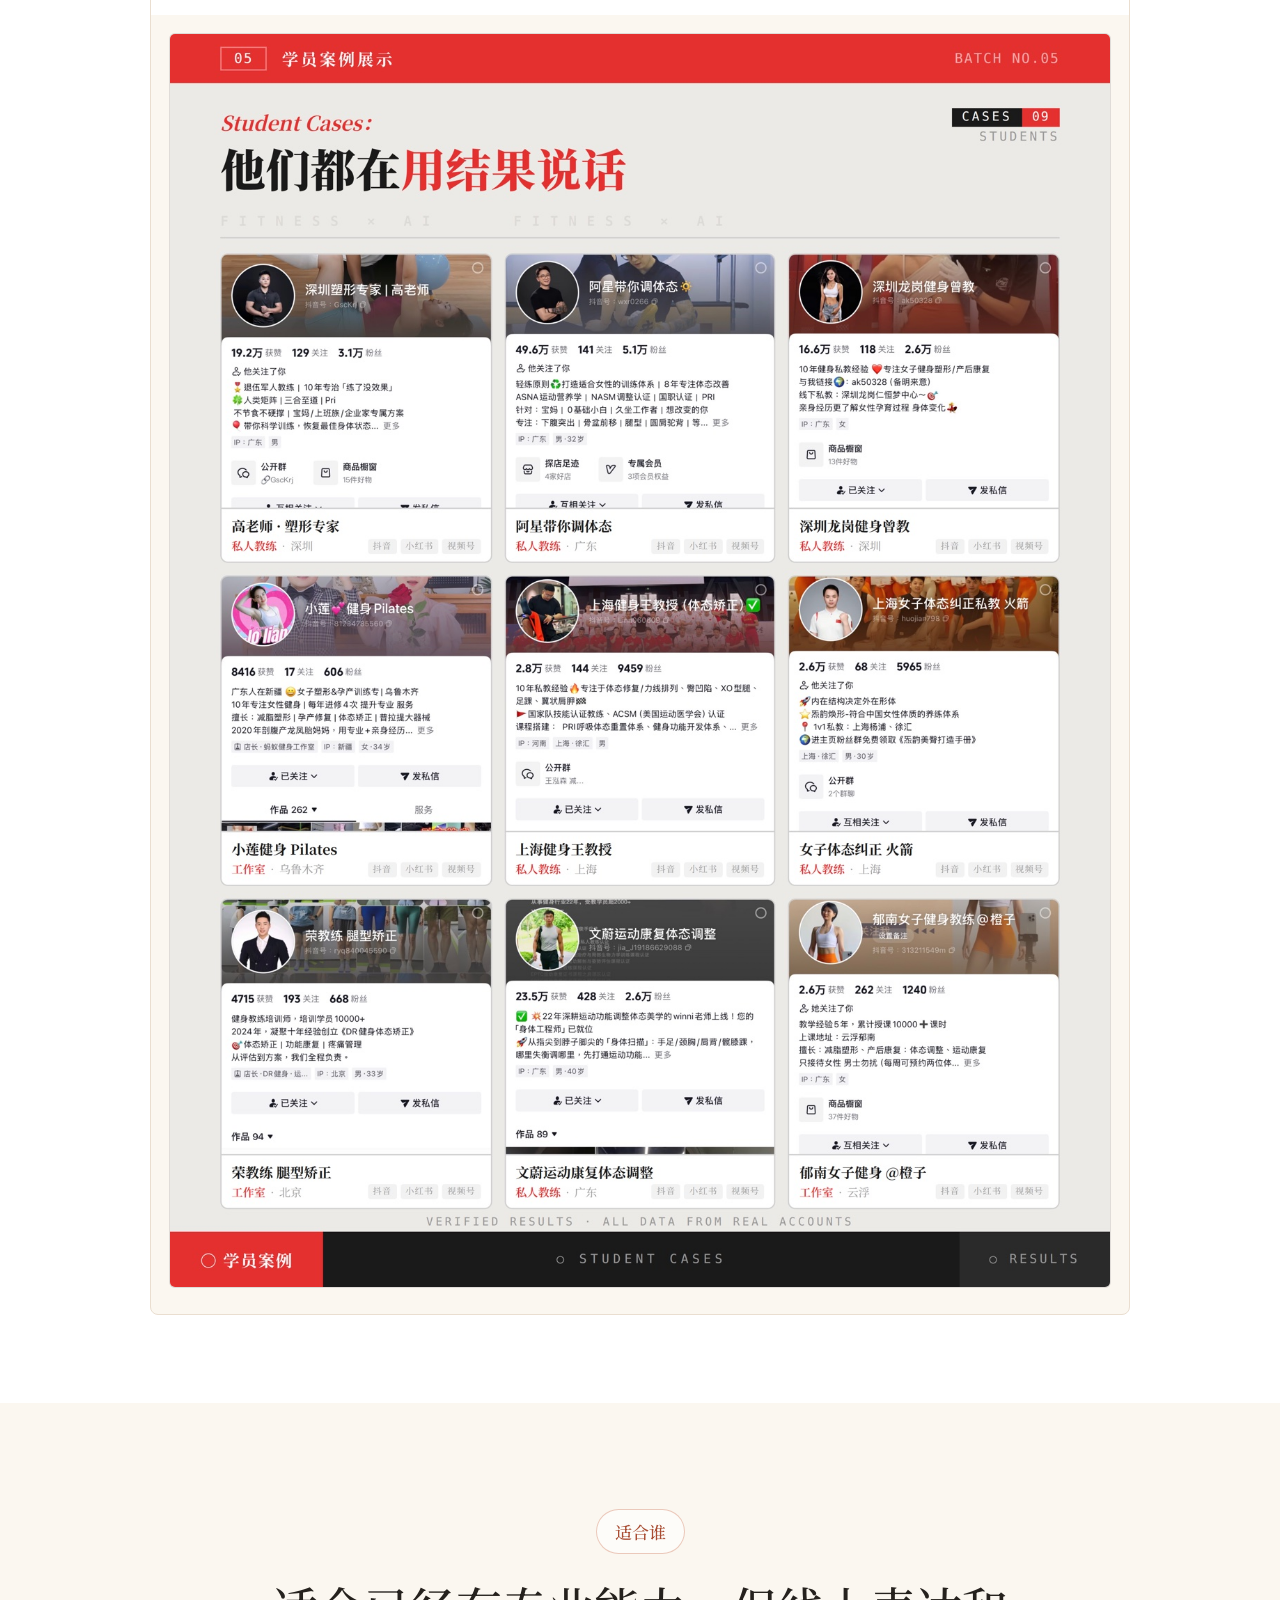
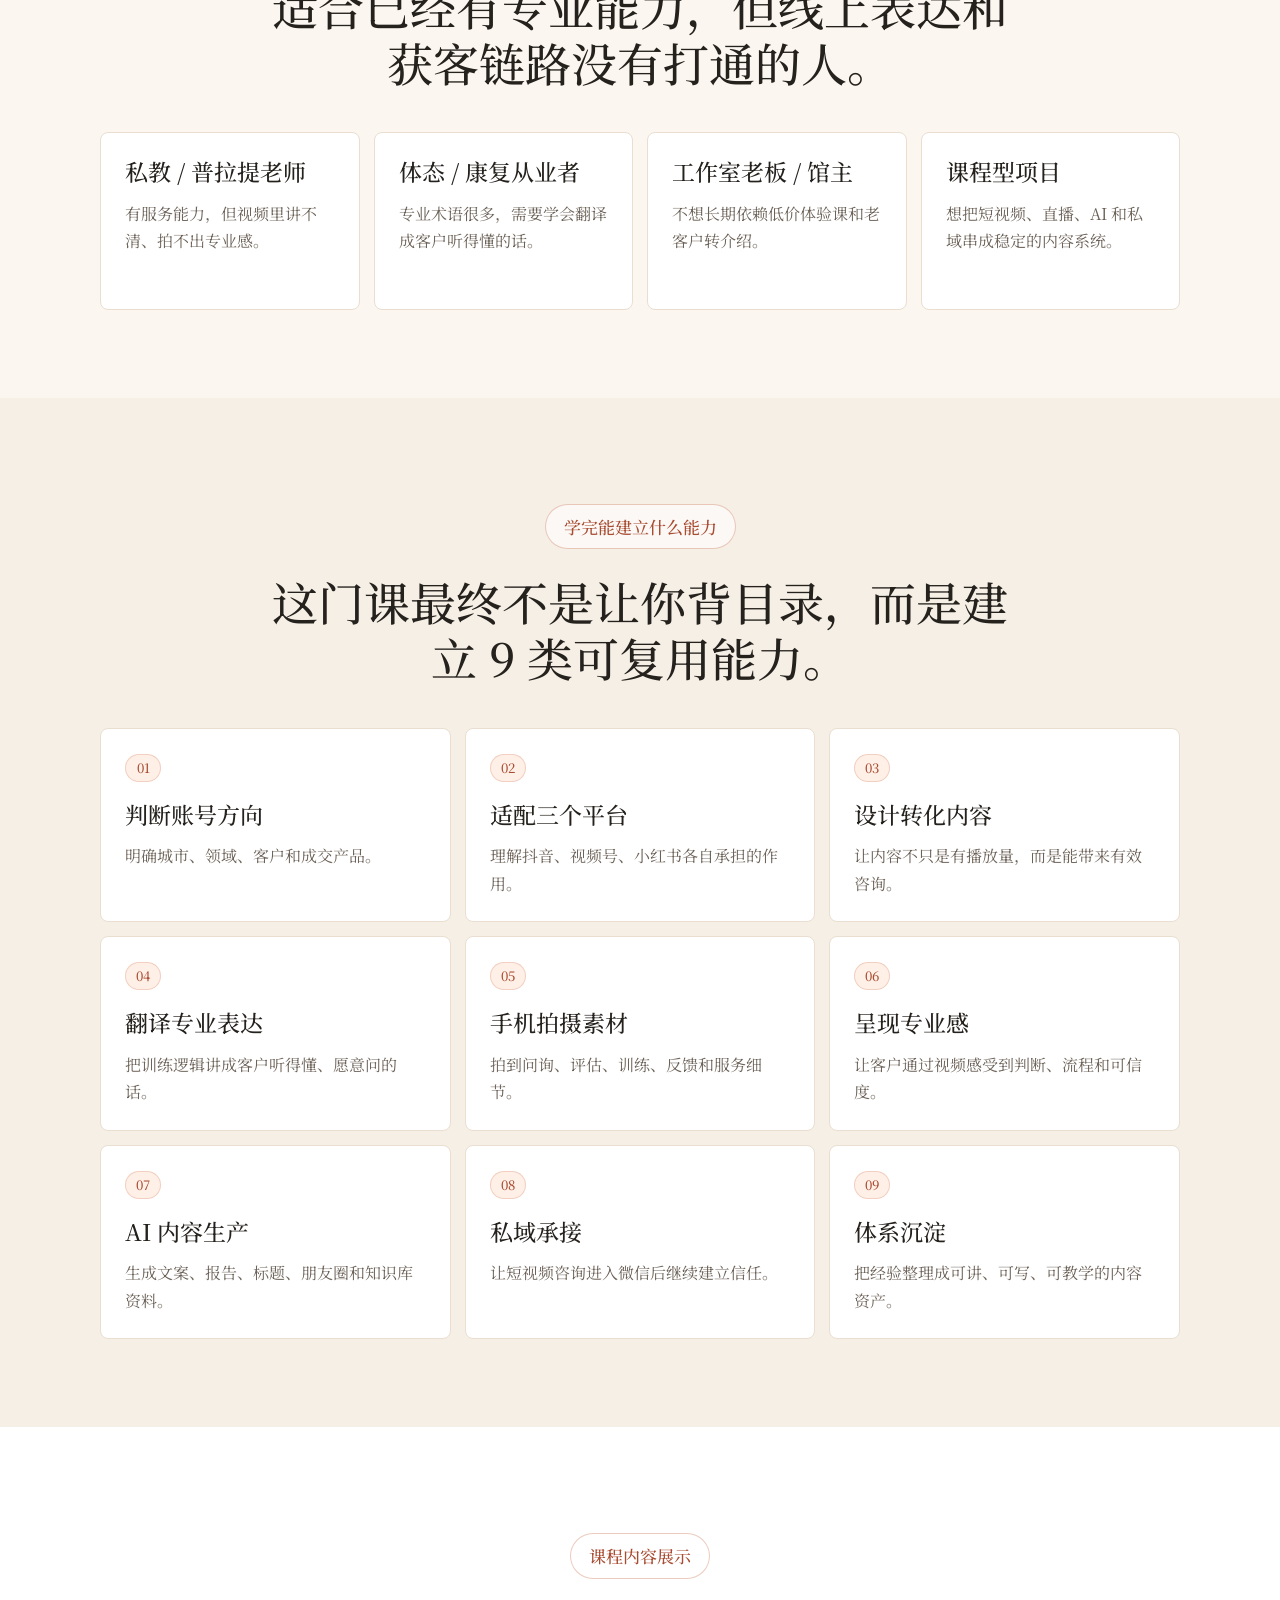
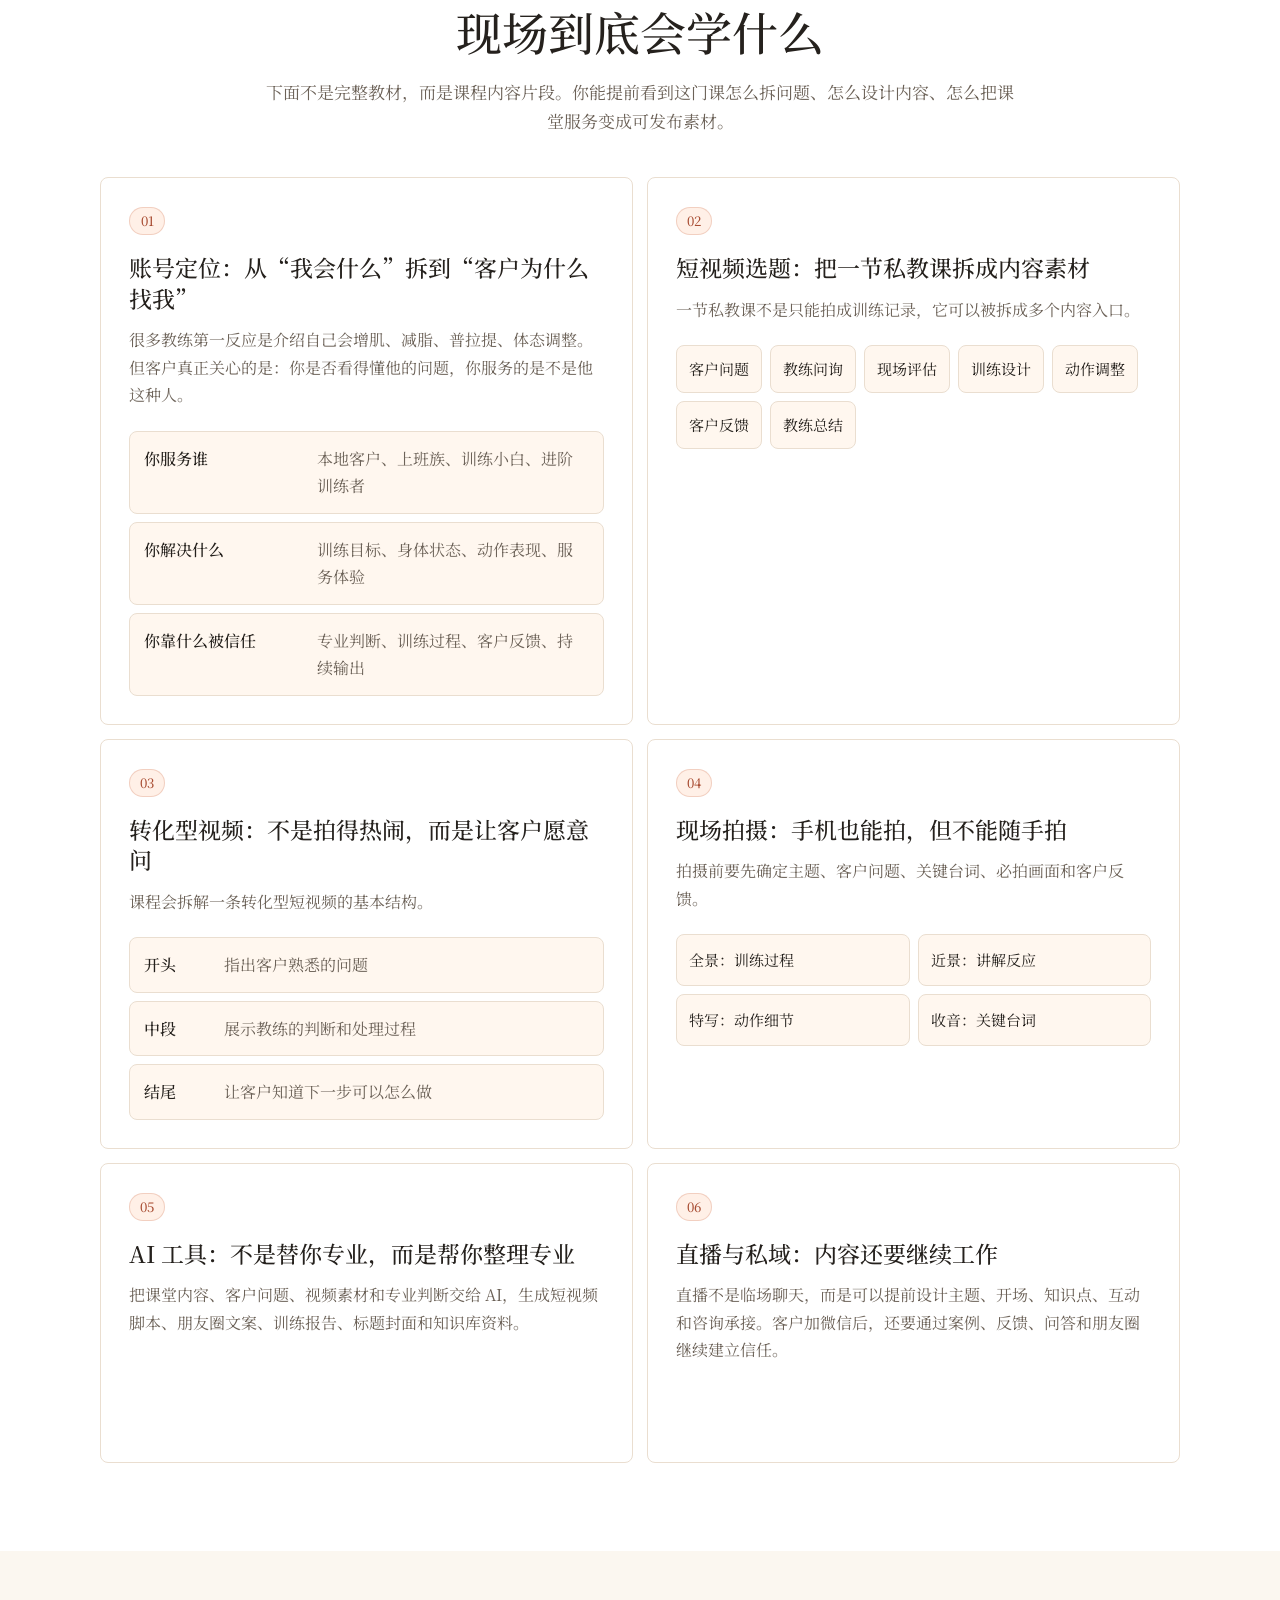
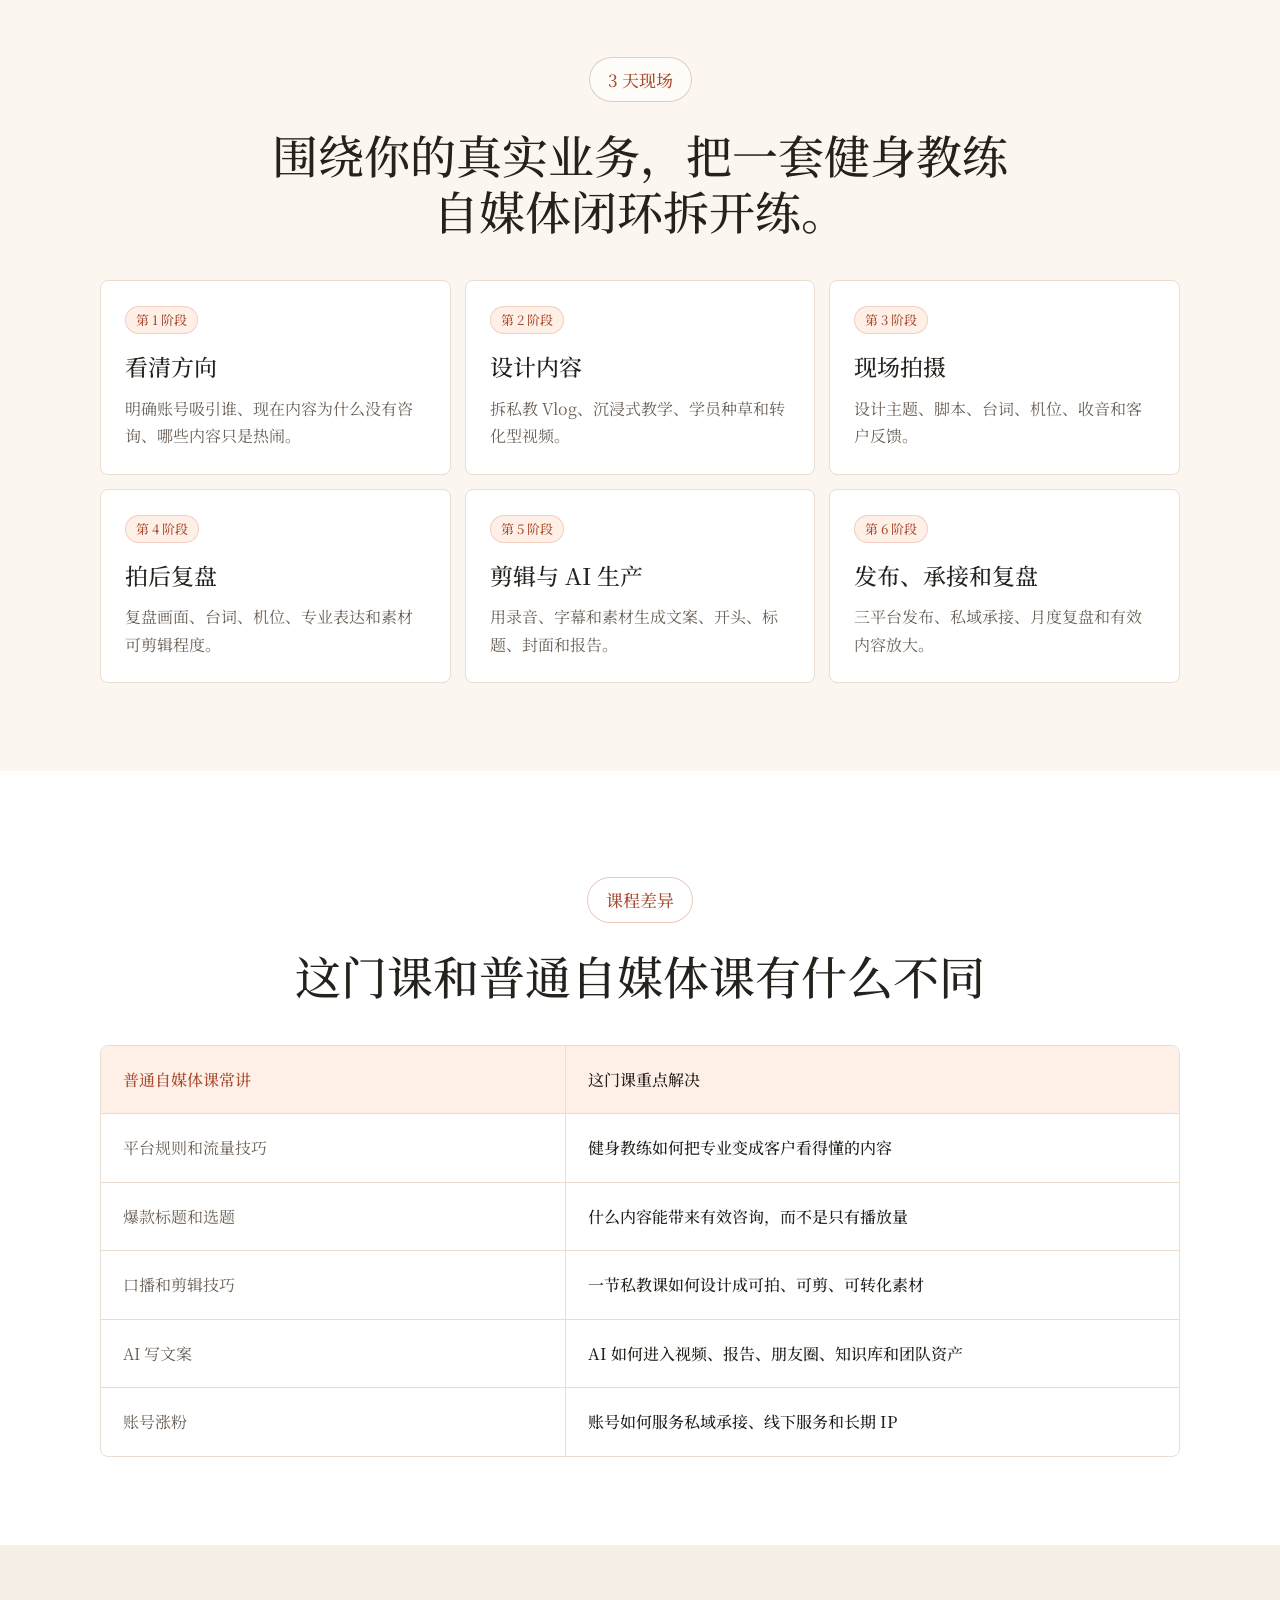
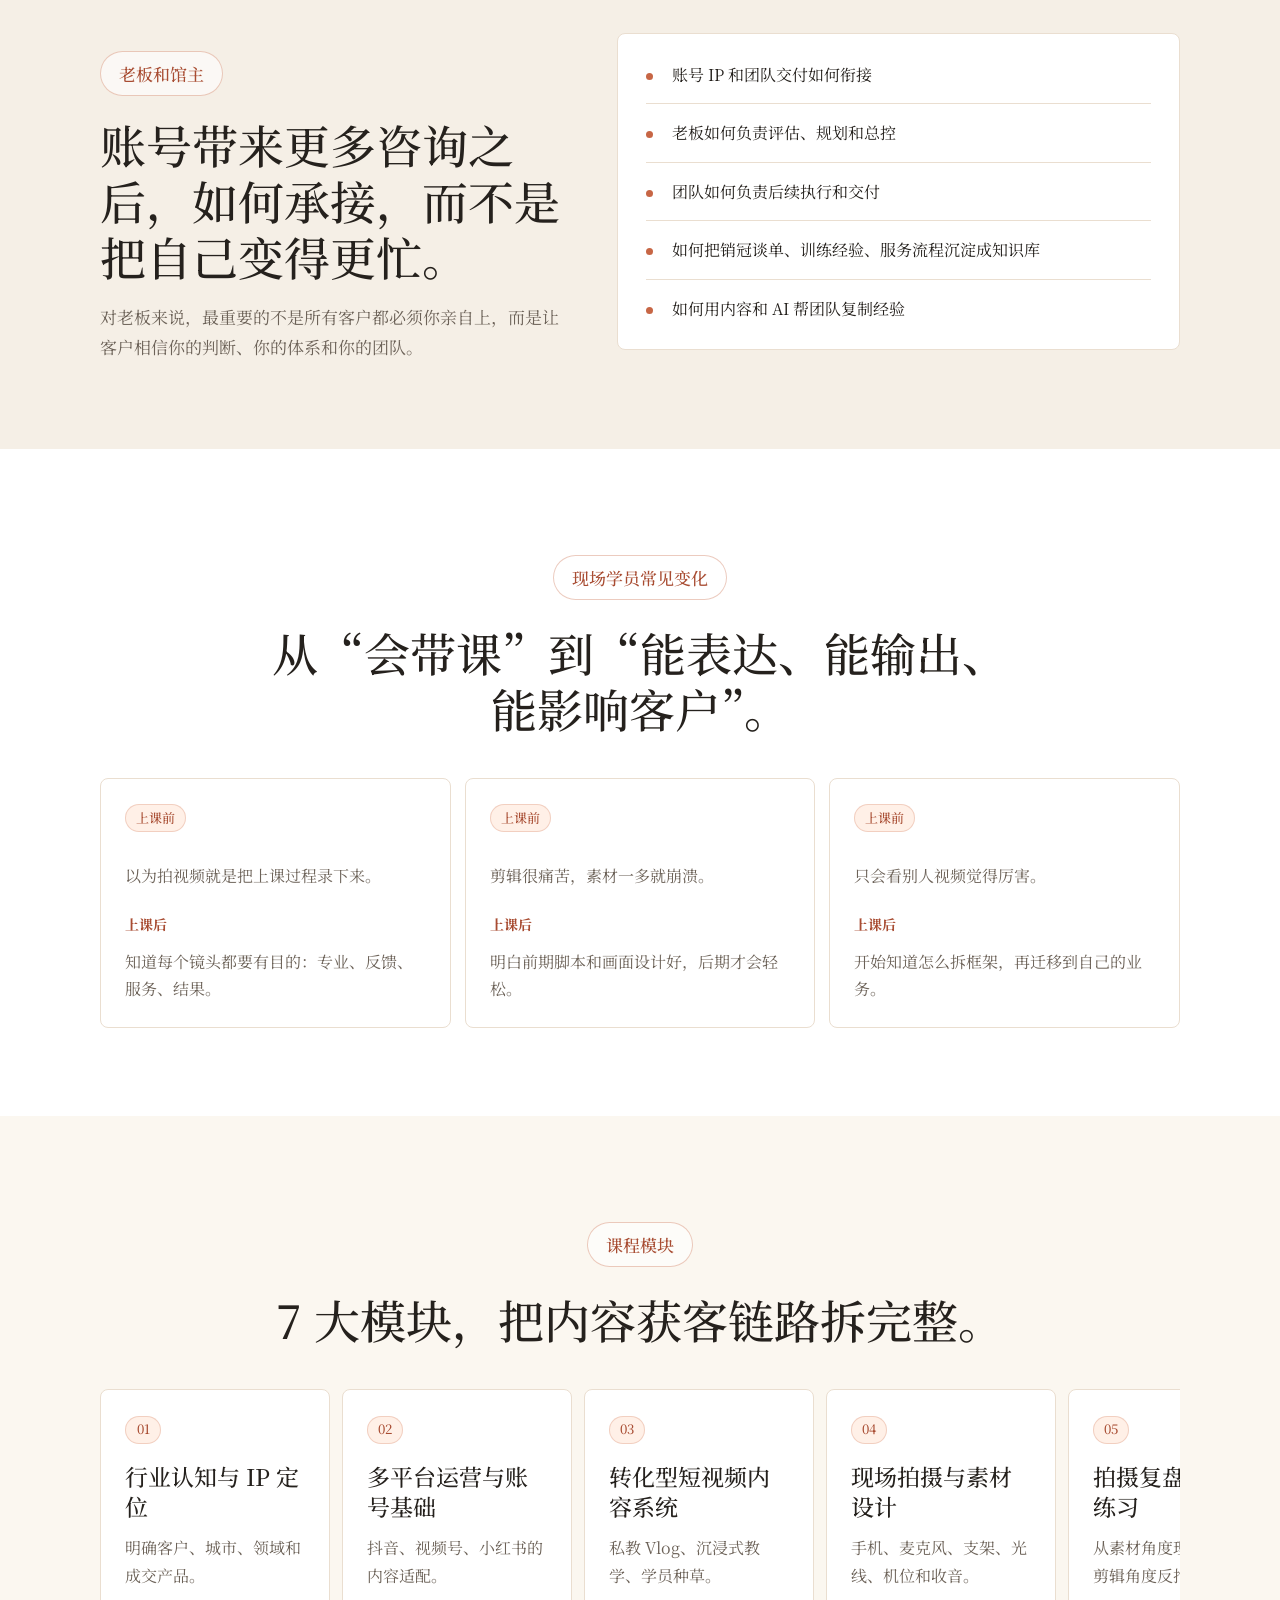
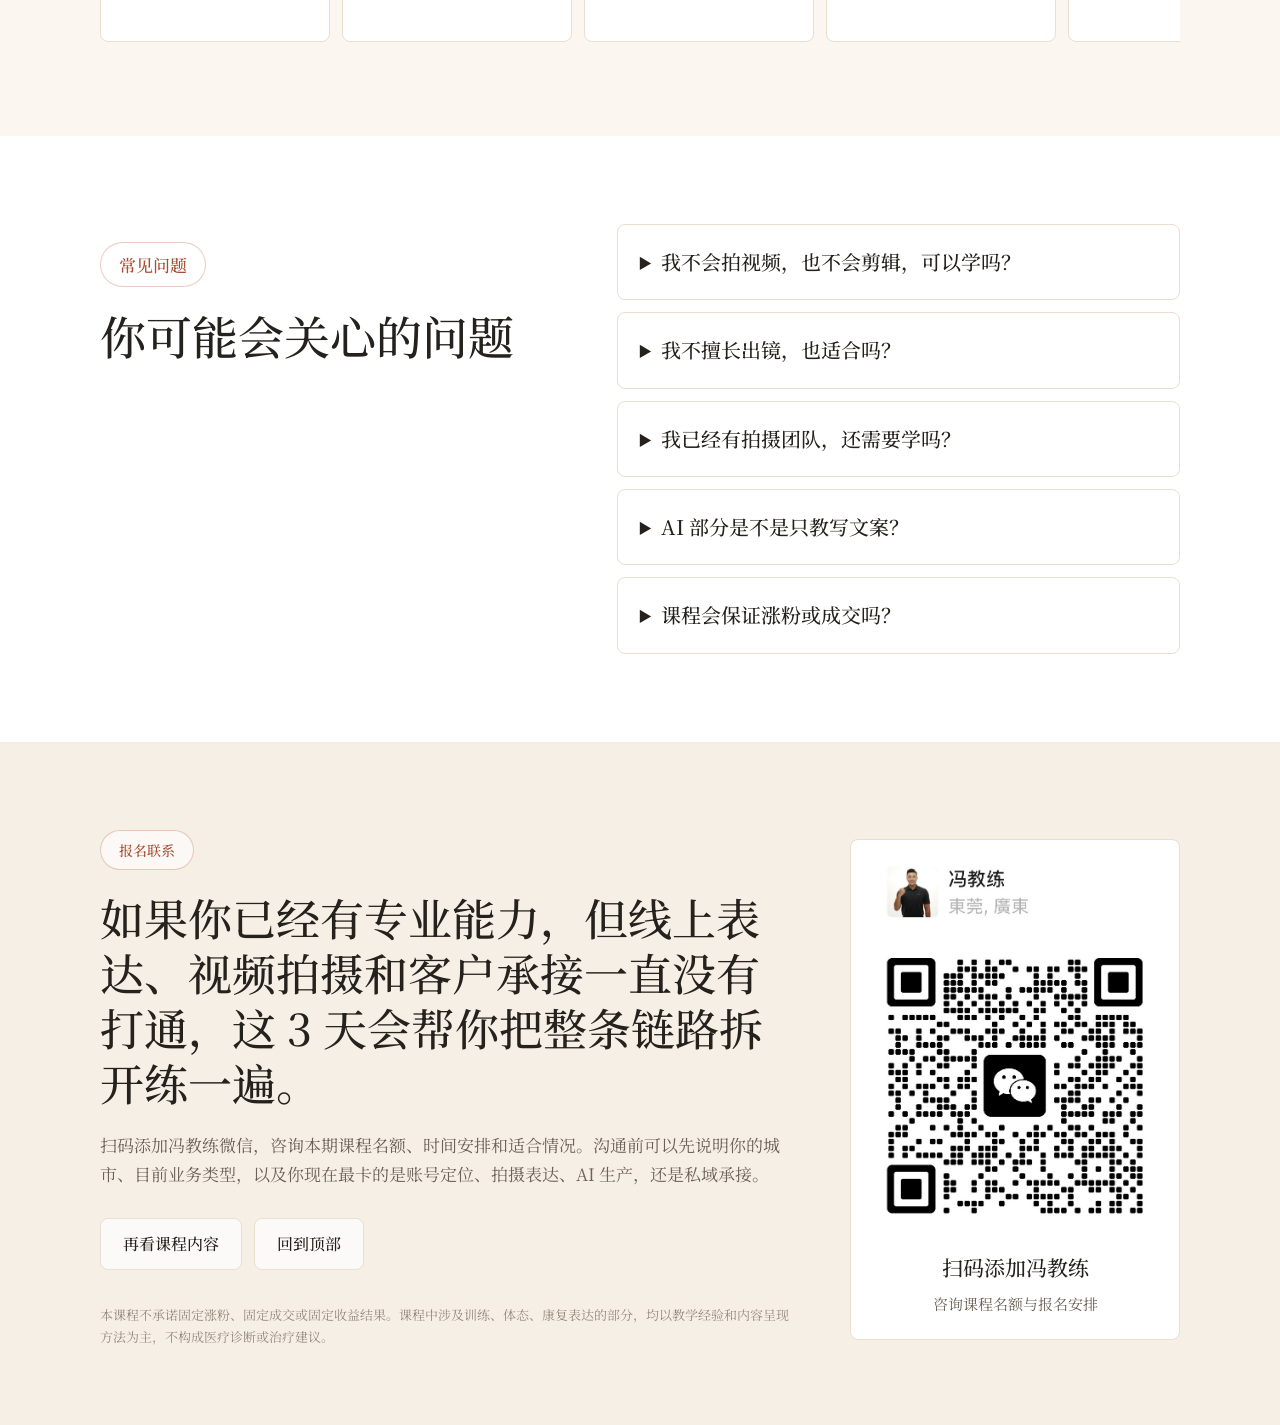
<file: fitness-media-course/index.html>
<!doctype html>
<html lang="zh-CN">
  <head>
    <meta charset="utf-8" />
    <meta name="viewport" content="width=device-width, initial-scale=1" />
    <title>健身教练自媒体增长实战课</title>
    <meta
      name="description"
      content="3 天线下实战，把健身教练的专业能力重新设计成客户看得懂、视频拍得出、AI 能放大、私域能承接的内容获客系统。"
    />
    <link rel="preconnect" href="https://fonts.googleapis.com" />
    <link rel="preconnect" href="https://fonts.gstatic.com" crossorigin />
    <link
      href="https://fonts.googleapis.com/css2?family=Noto+Serif+SC:wght@400;500;600&display=swap"
      rel="stylesheet"
    />
    <link
      rel="preload"
      as="image"
      href="https://fengzhaojiace-ai.github.io/jinglan-masterclass/fitness-media-course/assets/incubated-cases.jpg"
    />
    <link
      rel="preload"
      as="image"
      href="https://fengzhaojiace-ai.github.io/jinglan-masterclass/fitness-media-course/assets/student-cases.jpg"
    />
    <link rel="stylesheet" href="./styles.css" />
  </head>
  <body>
    <header class="site-header">
      <a class="brand" href="#top" aria-label="返回顶部">
        <span class="brand-mark">F</span>
        <span>冯老师 · 自媒体增长课</span>
      </a>
      <nav class="top-nav" aria-label="页面导航">
        <a href="#why">课程价值</a>
        <a href="#teacher">冯老师</a>
        <a href="#cases">案例</a>
        <a href="#inside">课程内容</a>
        <a href="#schedule">3 天现场</a>
        <a href="#faq">常见问题</a>
        <a class="nav-cta" href="#consult">报名联系</a>
      </nav>
    </header>

    <main id="top">
      <section class="hero section-band">
        <div class="container hero-inner">
          <p class="eyebrow">健身行业内容获客 · 线下实战课</p>
          <h1>健身教练自媒体<span>增长实战课</span></h1>
          <p class="hero-lead">
            3 天线下实战，把你的专业能力重新设计成客户看得懂、视频拍得出、AI 能放大、私域能承接的内容获客系统。
          </p>
          <p class="hero-sub">
            你不是不专业，而是客户没有在视频里感受到你的专业。
          </p>
          <div class="hero-actions" aria-label="课程行动">
            <a class="button primary" href="#consult">咨询本期名额</a>
            <a class="button secondary" href="#inside">查看课程内容</a>
          </div>
          <div class="hero-points" aria-label="课程核心学习结果">
            <div>
              <strong>定位</strong>
              <span>找到账号该服务的人群和业务路径</span>
            </div>
            <div>
              <strong>拍摄</strong>
              <span>把一节私教课设计成可剪辑素材</span>
            </div>
            <div>
              <strong>AI</strong>
              <span>把录音、素材和经验整理成内容资产</span>
            </div>
            <div>
              <strong>承接</strong>
              <span>让短视频、直播、私域回到真实业务</span>
            </div>
          </div>
        </div>
      </section>

      <section id="why" class="section-band pain-band">
        <div class="container two-col">
          <div class="section-copy">
            <p class="eyebrow">为什么需要重新学习</p>
            <h2>很多教练的问题不是技术不够，而是专业能力没有被客户看见。</h2>
            <p>
              这门课要解决的不是“拍几条好看的视频”，而是帮你建立完整的内容获客思维：让客户看得懂你的专业，感受到你的服务，愿意咨询你，并且能被私域和线下服务持续承接。
            </p>
          </div>
          <div class="problem-grid">
            <div class="problem-item">线下课上得认真，但视频像普通训练记录</div>
            <div class="problem-item">账号发了不少内容，却很少有人私信咨询</div>
            <div class="problem-item">视频有播放量，但来的不是你想服务的客户</div>
            <div class="problem-item">会评估、会带课，却讲不清给普通客户听</div>
            <div class="problem-item">拍摄时想到什么拍什么，剪辑时找不到有用画面</div>
            <div class="problem-item">客户加微信后，不知道怎么继续建立信任</div>
          </div>
        </div>
      </section>

      <section class="section-band loop-band">
        <div class="container">
          <div class="section-heading">
            <p class="eyebrow">不是理论课</p>
            <h2>3 天跑完一条内容闭环</h2>
            <p>
              从账号定位开始，经历脚本设计、现场拍摄、拍后复盘、剪辑练习、AI 文案生成、三平台发布和私域承接。
            </p>
          </div>
          <div class="loop-track" aria-label="课程闭环">
            <span>账号定位</span>
            <span>客户画像</span>
            <span>短视频选题</span>
            <span>脚本设计</span>
            <span>现场拍摄</span>
            <span>拍后复盘</span>
            <span>AI 生产</span>
            <span>三平台发布</span>
            <span>私域承接</span>
            <span>长期复盘</span>
          </div>
        </div>
      </section>

      <section id="teacher" class="section-band teacher-band">
        <div class="container teacher-layout">
          <div class="teacher-intro">
            <p class="eyebrow">冯老师是谁</p>
            <h2>不是只讲平台技巧的自媒体老师，而是健身行业内容获客系统的搭建者。</h2>
            <p>
              冯老师长期在健身行业内容获客和 IP 增长一线，服务健身教练、普拉提老师、工作室和课程型项目。
            </p>
            <p>
              他的能力不在于教你追某一个爆款，而在于看清一个专业型项目从“有能力”到“被客户看见、理解、信任、咨询”的完整路径，并把定位、选题、脚本、拍摄、直播、AI 工具和私域承接重新组织成一套能执行的系统。
            </p>
          </div>
          <div class="teacher-proof" aria-label="讲师能力说明">
            <div>
              <span class="proof-label">资格来源</span>
              <strong>真实项目复盘</strong>
              <p>课程内容来自一线项目中的持续打磨，而不是外部拼接几套理论。</p>
            </div>
            <div>
              <span class="proof-label">能力位置</span>
              <strong>业务闭环设计</strong>
              <p>更关注学员回去后能不能拍得出、讲得清、接得住。</p>
            </div>
            <div>
              <span class="proof-label">做事风格</span>
              <strong>清醒、务实、有标准</strong>
              <p>先看业务，再拆问题；先判断方向，再设计动作；做完还要复盘。</p>
            </div>
          </div>
        </div>
      </section>

      <section id="cases" class="section-band case-band">
        <div class="container">
          <div class="section-heading">
            <p class="eyebrow">案例展示</p>
            <h2>不是只讲方法，也有真实项目和学员结果。</h2>
            <p>
              一部分是冯老师参与孵化陪跑的客户 IP，一部分是课程和陪跑体系中的学员案例。这里保留海报原始信息，方便你直接看到账号和结果呈现。
            </p>
          </div>
          <div class="case-showcase">
            <article class="poster-card">
              <div class="poster-copy">
                <span>Incubated Cases</span>
                <h3>孵化陪跑的客户 IP</h3>
                <p>展示陪跑项目中客户 IP 的多平台呈现和账号结果。</p>
              </div>
              <figure class="poster-frame">
                <img
                  src="https://fengzhaojiace-ai.github.io/jinglan-masterclass/fitness-media-course/assets/incubated-cases.jpg"
                  alt="孵化陪跑的客户 IP 案例海报"
                  width="1350"
                  height="1800"
                  loading="eager"
                  decoding="async"
                />
              </figure>
            </article>
            <article class="poster-card">
              <div class="poster-copy">
                <span>Student Cases</span>
                <h3>部分学员案例展示</h3>
                <p>展示学员在私教、体态、普拉提、工作室等方向的账号成果。</p>
              </div>
              <figure class="poster-frame">
                <img
                  src="https://fengzhaojiace-ai.github.io/jinglan-masterclass/fitness-media-course/assets/student-cases.jpg"
                  alt="部分学员案例展示海报"
                  width="1350"
                  height="1800"
                  loading="eager"
                  decoding="async"
                />
              </figure>
            </article>
          </div>
        </div>
      </section>

      <section class="section-band audience-band">
        <div class="container">
          <div class="section-heading">
            <p class="eyebrow">适合谁</p>
            <h2>适合已经有专业能力，但线上表达和获客链路没有打通的人。</h2>
          </div>
          <div class="audience-grid">
            <article>
              <h3>私教 / 普拉提老师</h3>
              <p>有服务能力，但视频里讲不清、拍不出专业感。</p>
            </article>
            <article>
              <h3>体态 / 康复从业者</h3>
              <p>专业术语很多，需要学会翻译成客户听得懂的话。</p>
            </article>
            <article>
              <h3>工作室老板 / 馆主</h3>
              <p>不想长期依赖低价体验课和老客户转介绍。</p>
            </article>
            <article>
              <h3>课程型项目</h3>
              <p>想把短视频、直播、AI 和私域串成稳定的内容系统。</p>
            </article>
          </div>
        </div>
      </section>

      <section class="section-band outcomes-band">
        <div class="container">
          <div class="section-heading">
            <p class="eyebrow">学完能建立什么能力</p>
            <h2>这门课最终不是让你背目录，而是建立 9 类可复用能力。</h2>
          </div>
          <div class="outcome-grid">
            <article>
              <span>01</span>
              <h3>判断账号方向</h3>
              <p>明确城市、领域、客户和成交产品。</p>
            </article>
            <article>
              <span>02</span>
              <h3>适配三个平台</h3>
              <p>理解抖音、视频号、小红书各自承担的作用。</p>
            </article>
            <article>
              <span>03</span>
              <h3>设计转化内容</h3>
              <p>让内容不只是有播放量，而是能带来有效咨询。</p>
            </article>
            <article>
              <span>04</span>
              <h3>翻译专业表达</h3>
              <p>把训练逻辑讲成客户听得懂、愿意问的话。</p>
            </article>
            <article>
              <span>05</span>
              <h3>手机拍摄素材</h3>
              <p>拍到问询、评估、训练、反馈和服务细节。</p>
            </article>
            <article>
              <span>06</span>
              <h3>呈现专业感</h3>
              <p>让客户通过视频感受到判断、流程和可信度。</p>
            </article>
            <article>
              <span>07</span>
              <h3>AI 内容生产</h3>
              <p>生成文案、报告、标题、朋友圈和知识库资料。</p>
            </article>
            <article>
              <span>08</span>
              <h3>私域承接</h3>
              <p>让短视频咨询进入微信后继续建立信任。</p>
            </article>
            <article>
              <span>09</span>
              <h3>体系沉淀</h3>
              <p>把经验整理成可讲、可写、可教学的内容资产。</p>
            </article>
          </div>
        </div>
      </section>

      <section id="inside" class="section-band inside-band">
        <div class="container">
          <div class="section-heading">
            <p class="eyebrow">课程内容展示</p>
            <h2>现场到底会学什么</h2>
            <p>
              下面不是完整教材，而是课程内容片段。你能提前看到这门课怎么拆问题、怎么设计内容、怎么把课堂服务变成可发布素材。
            </p>
          </div>

          <div class="lesson-grid">
            <article class="lesson-card">
              <div class="lesson-number">01</div>
              <h3>账号定位：从“我会什么”拆到“客户为什么找我”</h3>
              <p>
                很多教练第一反应是介绍自己会增肌、减脂、普拉提、体态调整。但客户真正关心的是：你是否看得懂他的问题，你服务的是不是他这种人。
              </p>
              <div class="mini-table">
                <div><strong>你服务谁</strong><span>本地客户、上班族、训练小白、进阶训练者</span></div>
                <div><strong>你解决什么</strong><span>训练目标、身体状态、动作表现、服务体验</span></div>
                <div><strong>你靠什么被信任</strong><span>专业判断、训练过程、客户反馈、持续输出</span></div>
              </div>
            </article>

            <article class="lesson-card">
              <div class="lesson-number">02</div>
              <h3>短视频选题：把一节私教课拆成内容素材</h3>
              <p>一节私教课不是只能拍成训练记录，它可以被拆成多个内容入口。</p>
              <div class="flow-list">
                <span>客户问题</span>
                <span>教练问询</span>
                <span>现场评估</span>
                <span>训练设计</span>
                <span>动作调整</span>
                <span>客户反馈</span>
                <span>教练总结</span>
              </div>
            </article>

            <article class="lesson-card">
              <div class="lesson-number">03</div>
              <h3>转化型视频：不是拍得热闹，而是让客户愿意问</h3>
              <p>课程会拆解一条转化型短视频的基本结构。</p>
              <div class="structure-box">
                <div><b>开头</b><span>指出客户熟悉的问题</span></div>
                <div><b>中段</b><span>展示教练的判断和处理过程</span></div>
                <div><b>结尾</b><span>让客户知道下一步可以怎么做</span></div>
              </div>
            </article>

            <article class="lesson-card">
              <div class="lesson-number">04</div>
              <h3>现场拍摄：手机也能拍，但不能随手拍</h3>
              <p>拍摄前要先确定主题、客户问题、关键台词、必拍画面和客户反馈。</p>
              <div class="shot-grid">
                <span>全景：训练过程</span>
                <span>近景：讲解反应</span>
                <span>特写：动作细节</span>
                <span>收音：关键台词</span>
              </div>
            </article>

            <article class="lesson-card">
              <div class="lesson-number">05</div>
              <h3>AI 工具：不是替你专业，而是帮你整理专业</h3>
              <p>
                把课堂内容、客户问题、视频素材和专业判断交给 AI，生成短视频脚本、朋友圈文案、训练报告、标题封面和知识库资料。
              </p>
            </article>

            <article class="lesson-card">
              <div class="lesson-number">06</div>
              <h3>直播与私域：内容还要继续工作</h3>
              <p>
                直播不是临场聊天，而是可以提前设计主题、开场、知识点、互动和咨询承接。客户加微信后，还要通过案例、反馈、问答和朋友圈继续建立信任。
              </p>
            </article>
          </div>
        </div>
      </section>

      <section id="schedule" class="section-band schedule-band">
        <div class="container">
          <div class="section-heading">
            <p class="eyebrow">3 天现场</p>
            <h2>围绕你的真实业务，把一套健身教练自媒体闭环拆开练。</h2>
          </div>
          <div class="schedule-list">
            <article>
              <span>第 1 阶段</span>
              <h3>看清方向</h3>
              <p>明确账号吸引谁、现在内容为什么没有咨询、哪些内容只是热闹。</p>
            </article>
            <article>
              <span>第 2 阶段</span>
              <h3>设计内容</h3>
              <p>拆私教 Vlog、沉浸式教学、学员种草和转化型视频。</p>
            </article>
            <article>
              <span>第 3 阶段</span>
              <h3>现场拍摄</h3>
              <p>设计主题、脚本、台词、机位、收音和客户反馈。</p>
            </article>
            <article>
              <span>第 4 阶段</span>
              <h3>拍后复盘</h3>
              <p>复盘画面、台词、机位、专业表达和素材可剪辑程度。</p>
            </article>
            <article>
              <span>第 5 阶段</span>
              <h3>剪辑与 AI 生产</h3>
              <p>用录音、字幕和素材生成文案、开头、标题、封面和报告。</p>
            </article>
            <article>
              <span>第 6 阶段</span>
              <h3>发布、承接和复盘</h3>
              <p>三平台发布、私域承接、月度复盘和有效内容放大。</p>
            </article>
          </div>
        </div>
      </section>

      <section class="section-band compare-band">
        <div class="container">
          <div class="section-heading">
            <p class="eyebrow">课程差异</p>
            <h2>这门课和普通自媒体课有什么不同</h2>
          </div>
          <div class="compare-table" role="table" aria-label="课程差异对比">
            <div class="row header" role="row">
              <div role="columnheader">普通自媒体课常讲</div>
              <div role="columnheader">这门课重点解决</div>
            </div>
            <div class="row" role="row">
              <div role="cell">平台规则和流量技巧</div>
              <div role="cell">健身教练如何把专业变成客户看得懂的内容</div>
            </div>
            <div class="row" role="row">
              <div role="cell">爆款标题和选题</div>
              <div role="cell">什么内容能带来有效咨询，而不是只有播放量</div>
            </div>
            <div class="row" role="row">
              <div role="cell">口播和剪辑技巧</div>
              <div role="cell">一节私教课如何设计成可拍、可剪、可转化素材</div>
            </div>
            <div class="row" role="row">
              <div role="cell">AI 写文案</div>
              <div role="cell">AI 如何进入视频、报告、朋友圈、知识库和团队资产</div>
            </div>
            <div class="row" role="row">
              <div role="cell">账号涨粉</div>
              <div role="cell">账号如何服务私域承接、线下服务和长期 IP</div>
            </div>
          </div>
        </div>
      </section>

      <section class="section-band owner-band">
        <div class="container two-col">
          <div class="section-copy">
            <p class="eyebrow">老板和馆主</p>
            <h2>账号带来更多咨询之后，如何承接，而不是把自己变得更忙。</h2>
            <p>
              对老板来说，最重要的不是所有客户都必须你亲自上，而是让客户相信你的判断、你的体系和你的团队。
            </p>
          </div>
          <ul class="owner-list">
            <li>账号 IP 和团队交付如何衔接</li>
            <li>老板如何负责评估、规划和总控</li>
            <li>团队如何负责后续执行和交付</li>
            <li>如何把销冠谈单、训练经验、服务流程沉淀成知识库</li>
            <li>如何用内容和 AI 帮团队复制经验</li>
          </ul>
        </div>
      </section>

      <section class="section-band change-band">
        <div class="container">
          <div class="section-heading">
            <p class="eyebrow">现场学员常见变化</p>
            <h2>从“会带课”到“能表达、能输出、能影响客户”。</h2>
          </div>
          <div class="change-grid">
            <article>
              <span>上课前</span>
              <p>以为拍视频就是把上课过程录下来。</p>
              <strong>上课后</strong>
              <p>知道每个镜头都要有目的：专业、反馈、服务、结果。</p>
            </article>
            <article>
              <span>上课前</span>
              <p>剪辑很痛苦，素材一多就崩溃。</p>
              <strong>上课后</strong>
              <p>明白前期脚本和画面设计好，后期才会轻松。</p>
            </article>
            <article>
              <span>上课前</span>
              <p>只会看别人视频觉得厉害。</p>
              <strong>上课后</strong>
              <p>开始知道怎么拆框架，再迁移到自己的业务。</p>
            </article>
          </div>
        </div>
      </section>

      <section class="section-band modules-band">
        <div class="container">
          <div class="section-heading">
            <p class="eyebrow">课程模块</p>
            <h2>7 大模块，把内容获客链路拆完整。</h2>
          </div>
          <div class="module-list">
            <article><span>01</span><h3>行业认知与 IP 定位</h3><p>明确客户、城市、领域和成交产品。</p></article>
            <article><span>02</span><h3>多平台运营与账号基础</h3><p>抖音、视频号、小红书的内容适配。</p></article>
            <article><span>03</span><h3>转化型短视频内容系统</h3><p>私教 Vlog、沉浸式教学、学员种草。</p></article>
            <article><span>04</span><h3>现场拍摄与素材设计</h3><p>手机、麦克风、支架、光线、机位和收音。</p></article>
            <article><span>05</span><h3>拍摄复盘与剪辑练习</h3><p>从素材角度理解拍摄，从剪辑角度反推脚本。</p></article>
            <article><span>06</span><h3>AI 私教应用与智能体搭建</h3><p>文案、报告、标题、封面、知识库和团队资产。</p></article>
            <article><span>07</span><h3>直播、私域与长期 IP</h3><p>直播框架、私域承接、高质量客户筛选和长期复盘。</p></article>
          </div>
        </div>
      </section>

      <section id="faq" class="section-band faq-band">
        <div class="container faq-layout">
          <div class="section-copy">
            <p class="eyebrow">常见问题</p>
            <h2>你可能会关心的问题</h2>
          </div>
          <div class="faq-list">
            <details>
              <summary>我不会拍视频，也不会剪辑，可以学吗？</summary>
              <p>可以。课程会从账号定位、脚本设计、手机拍摄、麦克风使用、机位选择、拍后复盘和基础剪辑流程开始讲，但你需要愿意照着流程练。</p>
            </details>
            <details>
              <summary>我不擅长出镜，也适合吗？</summary>
              <p>适合。课程不是要求你变成娱乐博主，而是让你学会在真实服务流程里呈现专业、判断、反馈和服务细节。</p>
            </details>
            <details>
              <summary>我已经有拍摄团队，还需要学吗？</summary>
              <p>需要。拍摄团队能帮你拍清楚，但不一定懂你的业务、客户和成交逻辑。你需要知道拍什么、为什么拍，以及哪些画面服务转化。</p>
            </details>
            <details>
              <summary>AI 部分是不是只教写文案？</summary>
              <p>不是。AI 会用于短视频文案、爆款开头、标题封面、私教报告、朋友圈内容、直播话术、知识库和团队经验沉淀。</p>
            </details>
            <details>
              <summary>课程会保证涨粉或成交吗？</summary>
              <p>不会做固定结果承诺。账号结果与个人基础、执行频率、专业能力、服务承接、城市市场和持续复盘都有关。</p>
            </details>
          </div>
        </div>
      </section>

      <section id="consult" class="section-band cta-band">
        <div class="container contact-layout">
          <div class="contact-copy">
            <p class="eyebrow">报名联系</p>
            <h2>如果你已经有专业能力，但线上表达、视频拍摄和客户承接一直没有打通，这 3 天会帮你把整条链路拆开练一遍。</h2>
            <p>
              扫码添加冯教练微信，咨询本期课程名额、时间安排和适合情况。沟通前可以先说明你的城市、目前业务类型，以及你现在最卡的是账号定位、拍摄表达、AI 生产，还是私域承接。
            </p>
            <div class="contact-actions">
              <a class="button secondary" href="#inside">再看课程内容</a>
              <a class="button secondary" href="#top">回到顶部</a>
            </div>
            <p class="note">
              本课程不承诺固定涨粉、固定成交或固定收益结果。课程中涉及训练、体态、康复表达的部分，均以教学经验和内容呈现方法为主，不构成医疗诊断或治疗建议。
            </p>
          </div>
          <div class="qr-card">
            <img src="./assets/contact-qr.jpg" alt="冯教练微信二维码" />
            <h3>扫码添加冯教练</h3>
            <p>咨询课程名额与报名安排</p>
          </div>
        </div>
      </section>
    </main>
  </body>
</html>
</file>
<file: fitness-media-course/styles.css>
:root {
  --bg: #fbf7f0;
  --white: #ffffff;
  --soft: #f5efe6;
  --soft-2: #fff7ef;
  --ink: #25211d;
  --muted: #6c6258;
  --light: #978b80;
  --line: #eaded0;
  --accent: #c76645;
  --accent-dark: #a84c32;
  --accent-soft: #fff0e7;
  --max: 1080px;
  --display: "Songti SC", "STSong", "Noto Serif SC", "Source Han Serif SC",
    "SimSun", Georgia, serif;
  --sans: var(--display);
}

* {
  box-sizing: border-box;
}

html {
  scroll-behavior: smooth;
}

[id] {
  scroll-margin-top: 84px;
}

body {
  margin: 0;
  color: var(--ink);
  background: var(--bg);
  font-family: var(--display);
  font-weight: 400;
  line-height: 1.72;
  letter-spacing: 0;
  text-rendering: optimizeLegibility;
  -webkit-font-smoothing: antialiased;
  font-synthesis-weight: none;
}

a {
  color: inherit;
  text-decoration: none;
}

p,
h1,
h2,
h3 {
  margin: 0;
}

p {
  color: var(--muted);
}

.container {
  width: min(var(--max), calc(100% - 48px));
  margin: 0 auto;
}

.site-header {
  position: sticky;
  top: 0;
  z-index: 10;
  display: flex;
  align-items: center;
  justify-content: space-between;
  gap: 28px;
  min-height: 64px;
  padding: 0 28px;
  border-bottom: 1px solid rgba(234, 222, 208, 0.84);
  background: rgba(251, 247, 240, 0.88);
  backdrop-filter: blur(18px);
}

.brand {
  display: inline-flex;
  align-items: center;
  gap: 12px;
  color: var(--ink);
  font-family: var(--display);
  font-size: 17px;
  font-weight: 500;
}

.brand-mark {
  display: grid;
  place-items: center;
  width: 34px;
  height: 34px;
  border-radius: 8px;
  color: #fffaf5;
  background: var(--accent);
  font-family: var(--display);
  font-size: 17px;
}

.top-nav {
  display: flex;
  align-items: center;
  justify-content: flex-end;
  gap: 22px;
  margin-left: auto;
  color: var(--muted);
  font-size: 14px;
  white-space: nowrap;
}

.top-nav a {
  padding: 8px 0;
  border-bottom: 1px solid transparent;
}

.top-nav a:hover {
  color: var(--accent-dark);
  border-bottom-color: rgba(199, 102, 69, 0.46);
}

.top-nav .nav-cta {
  padding: 8px 14px;
  border: 1px solid rgba(199, 102, 69, 0.36);
  border-radius: 999px;
  color: var(--accent-dark);
  background: rgba(255, 255, 255, 0.58);
}

.top-nav .nav-cta:hover {
  border-color: var(--accent);
  background: var(--accent-soft);
}

.section-band {
  padding: 88px 0;
}

.hero {
  min-height: 84vh;
  display: flex;
  align-items: center;
  padding: 96px 0 84px;
  background:
    radial-gradient(circle at top center, rgba(255, 238, 226, 0.9), transparent 36%),
    linear-gradient(180deg, #fbf7f0 0%, #fffaf4 100%);
  text-align: center;
}

.hero-inner {
  max-width: 920px;
}

.eyebrow {
  display: inline-flex;
  align-items: center;
  justify-content: center;
  min-height: 36px;
  margin-bottom: 24px;
  padding: 7px 18px;
  border: 1px solid rgba(199, 102, 69, 0.34);
  border-radius: 999px;
  color: var(--accent-dark);
  background: rgba(255, 255, 255, 0.58);
  font-size: 14px;
  font-weight: 500;
}

.hero h1,
.section-copy h2,
.section-heading h2,
.teacher-intro h2,
.contact-copy h2 {
  font-family: var(--display);
  font-weight: 500;
  letter-spacing: 0;
}

.hero h1 {
  font-size: clamp(40px, 6vw, 64px);
  line-height: 1.16;
}

.hero h1 span {
  color: var(--accent-dark);
  font-weight: 500;
}

.hero-lead {
  max-width: 760px;
  margin: 24px auto 0;
  color: var(--ink);
  font-size: 22px;
  line-height: 1.72;
}

.hero-sub {
  margin-top: 24px;
  color: var(--accent-dark);
  font-size: 18px;
  font-weight: 500;
}

.hero-actions {
  display: flex;
  justify-content: center;
  flex-wrap: wrap;
  gap: 12px;
  margin-top: 34px;
}

.button {
  display: inline-flex;
  align-items: center;
  justify-content: center;
  min-height: 46px;
  padding: 11px 22px;
  border-radius: 8px;
  font-size: 16px;
  font-weight: 500;
}

.button.primary {
  border: 1px solid var(--accent);
  color: #fff;
  background: var(--accent);
}

.button.secondary {
  border: 1px solid var(--line);
  color: var(--ink);
  background: rgba(255, 255, 255, 0.72);
}

.hero-points {
  display: grid;
  grid-template-columns: repeat(4, minmax(0, 1fr));
  gap: 14px;
  max-width: 850px;
  margin: 58px auto 0;
}

.hero-points div {
  min-height: 116px;
  padding: 22px 18px;
  border: 1px solid var(--line);
  border-radius: 8px;
  background: rgba(255, 255, 255, 0.78);
}

.hero-points strong {
  display: block;
  font-family: var(--display);
  font-size: 30px;
  font-weight: 500;
  line-height: 1.1;
}

.hero-points span {
  display: block;
  margin-top: 12px;
  color: var(--muted);
  font-size: 14px;
  line-height: 1.55;
}

.section-heading {
  max-width: 760px;
  margin: 0 auto 42px;
  text-align: center;
}

.section-copy h2,
.section-heading h2,
.teacher-intro h2,
.contact-copy h2 {
  font-size: clamp(30px, 4vw, 46px);
  line-height: 1.22;
}

.section-copy p,
.section-heading p,
.teacher-intro p {
  margin-top: 18px;
  font-size: 17px;
}

.pain-band,
.teacher-band,
.case-band,
.inside-band,
.compare-band,
.change-band,
.faq-band {
  background: var(--white);
}

.loop-band,
.audience-band,
.schedule-band,
.modules-band {
  background: var(--bg);
}

.outcomes-band,
.owner-band,
.cta-band {
  background: var(--soft);
}

.two-col,
.teacher-layout,
.faq-layout {
  display: grid;
  grid-template-columns: 0.9fr 1.1fr;
  gap: 56px;
  align-items: start;
}

.two-col .section-copy,
.teacher-intro,
.faq-layout .section-copy {
  position: sticky;
  top: 104px;
}

.two-col .eyebrow,
.teacher-intro .eyebrow,
.faq-layout .eyebrow,
.contact-copy .eyebrow {
  margin-bottom: 20px;
}

.problem-grid {
  display: grid;
  gap: 12px;
}

.problem-item {
  padding: 22px 24px;
  border: 1px solid var(--line);
  border-radius: 8px;
  background: var(--soft-2);
  color: var(--ink);
  font-size: 17px;
}

.loop-track {
  display: grid;
  grid-template-columns: repeat(5, minmax(0, 1fr));
  gap: 10px;
}

.loop-track span {
  display: flex;
  align-items: center;
  justify-content: center;
  min-height: 66px;
  padding: 12px 14px;
  border: 1px solid var(--line);
  border-radius: 8px;
  color: var(--ink);
  background: var(--white);
  font-size: 16px;
  font-weight: 500;
  text-align: center;
}

.teacher-proof,
.faq-list {
  display: grid;
  gap: 12px;
}

.teacher-proof div {
  padding: 26px;
  border: 1px solid var(--line);
  border-radius: 8px;
  background: var(--bg);
}

.proof-label {
  display: inline-flex;
  margin-bottom: 12px;
  color: var(--accent-dark);
  font-size: 13px;
  font-weight: 500;
}

.teacher-proof strong {
  display: block;
  color: var(--ink);
  font-family: var(--display);
  font-size: 25px;
  font-weight: 500;
  line-height: 1.25;
}

.teacher-proof p {
  margin-top: 10px;
  font-size: 16px;
}

.case-showcase {
  display: grid;
  grid-template-columns: 1fr;
  gap: 24px;
  max-width: 980px;
  margin: 0 auto;
}

.poster-card {
  overflow: hidden;
  border: 1px solid var(--line);
  border-radius: 8px;
  background: var(--bg);
}

.poster-copy {
  padding: 24px 24px 18px;
  border-top: 4px solid #e93033;
  background: var(--white);
}

.poster-copy span {
  display: inline-flex;
  margin-bottom: 10px;
  color: #e93033;
  font-size: 13px;
  font-weight: 500;
}

.poster-copy h3 {
  color: var(--ink);
  font-family: var(--display);
  font-size: 26px;
  font-weight: 500;
  line-height: 1.24;
}

.poster-copy p {
  margin-top: 10px;
  font-size: 15px;
}

.poster-frame {
  margin: 0;
  padding: 18px;
}

.poster-frame img {
  width: 100%;
  height: auto;
  border: 1px solid rgba(37, 33, 29, 0.08);
  border-radius: 6px;
  background: #f0ede8;
}

.audience-grid,
.outcome-grid,
.lesson-grid,
.schedule-list,
.change-grid {
  display: grid;
  gap: 14px;
}

.audience-grid {
  grid-template-columns: repeat(4, minmax(0, 1fr));
}

.outcome-grid,
.schedule-list,
.change-grid {
  grid-template-columns: repeat(3, minmax(0, 1fr));
}

.lesson-grid {
  grid-template-columns: repeat(2, minmax(0, 1fr));
}

.audience-grid article,
.outcome-grid article,
.lesson-card,
.schedule-list article,
.change-grid article,
.module-list article {
  border: 1px solid var(--line);
  border-radius: 8px;
  background: var(--white);
}

.audience-grid article,
.outcome-grid article,
.schedule-list article,
.change-grid article,
.module-list article {
  min-height: 178px;
  padding: 24px;
}

.lesson-card {
  min-height: 300px;
  padding: 28px;
}

.audience-grid h3,
.outcome-grid h3,
.lesson-card h3,
.schedule-list h3,
.change-grid h3,
.module-list h3 {
  color: var(--ink);
  font-family: var(--display);
  font-size: 23px;
  line-height: 1.32;
  font-weight: 500;
}

.audience-grid p,
.outcome-grid p,
.lesson-card p,
.schedule-list p,
.change-grid p,
.module-list p {
  margin-top: 12px;
  font-size: 16px;
}

.outcome-grid span,
.lesson-number,
.schedule-list span,
.module-list span,
.change-grid span {
  display: inline-flex;
  align-items: center;
  justify-content: center;
  min-width: 36px;
  height: 28px;
  padding: 0 10px;
  margin-bottom: 18px;
  border: 1px solid rgba(199, 102, 69, 0.24);
  border-radius: 999px;
  color: var(--accent-dark);
  background: var(--accent-soft);
  font-size: 13px;
  font-weight: 500;
}

.mini-table,
.structure-box {
  display: grid;
  gap: 8px;
  margin-top: 22px;
}

.mini-table div,
.structure-box div,
.shot-grid span,
.flow-list span {
  border: 1px solid var(--line);
  border-radius: 8px;
  background: var(--soft-2);
}

.mini-table div {
  display: grid;
  grid-template-columns: 0.8fr 1.35fr;
  gap: 12px;
  padding: 13px 14px;
}

.mini-table strong,
.structure-box b {
  color: var(--ink);
  font-weight: 500;
}

.mini-table span,
.structure-box span {
  color: var(--muted);
}

.flow-list {
  display: flex;
  flex-wrap: wrap;
  gap: 8px;
  margin-top: 22px;
}

.flow-list span {
  padding: 10px 12px;
  color: var(--ink);
  font-size: 15px;
}

.structure-box div {
  display: grid;
  grid-template-columns: 68px 1fr;
  gap: 12px;
  padding: 13px 14px;
}

.shot-grid {
  display: grid;
  grid-template-columns: repeat(2, minmax(0, 1fr));
  gap: 8px;
  margin-top: 22px;
}

.shot-grid span {
  padding: 12px;
  color: var(--ink);
  font-size: 15px;
}

.compare-table {
  overflow: hidden;
  border: 1px solid var(--line);
  border-radius: 8px;
  background: var(--white);
}

.compare-table .row {
  display: grid;
  grid-template-columns: 0.86fr 1.14fr;
  border-top: 1px solid var(--line);
}

.compare-table .row:first-child {
  border-top: 0;
}

.compare-table .row > div {
  padding: 20px 22px;
  color: var(--muted);
  font-size: 16px;
}

.compare-table .row > div + div {
  border-left: 1px solid var(--line);
  color: var(--ink);
  font-weight: 500;
}

.compare-table .header {
  background: var(--accent-soft);
}

.compare-table .header > div {
  color: var(--accent-dark);
  font-weight: 500;
}

.owner-list {
  margin: 0;
  padding: 12px 28px;
  border: 1px solid var(--line);
  border-radius: 8px;
  background: var(--white);
  list-style: none;
}

.owner-list li {
  position: relative;
  padding: 15px 0 15px 26px;
  border-bottom: 1px solid var(--line);
  color: var(--ink);
  font-size: 16px;
}

.owner-list li:last-child {
  border-bottom: 0;
}

.owner-list li::before {
  content: "";
  position: absolute;
  left: 0;
  top: 27px;
  width: 7px;
  height: 7px;
  border-radius: 50%;
  background: var(--accent);
}

.change-grid strong {
  display: block;
  margin-top: 22px;
  color: var(--accent-dark);
  font-size: 14px;
}

.module-list {
  display: grid;
  grid-template-columns: repeat(7, minmax(230px, 1fr));
  gap: 12px;
  overflow-x: auto;
  padding-bottom: 6px;
}

.module-list article {
  min-height: 235px;
}

details {
  border: 1px solid var(--line);
  border-radius: 8px;
  background: var(--white);
}

summary {
  cursor: pointer;
  padding: 20px 22px;
  color: var(--ink);
  font-family: var(--display);
  font-size: 20px;
  font-weight: 500;
}

details p {
  padding: 0 22px 22px;
  font-size: 16px;
}

.cta-band {
  padding-bottom: 76px;
}

.contact-layout {
  display: grid;
  grid-template-columns: minmax(0, 1fr) 330px;
  gap: 56px;
  align-items: center;
}

.contact-copy h2 {
  font-family: var(--display);
  font-weight: 500;
  font-size: clamp(30px, 4vw, 44px);
  line-height: 1.25;
}

.contact-copy > p:not(.eyebrow):not(.note) {
  max-width: 680px;
  margin-top: 20px;
  font-size: 17px;
}

.contact-actions {
  display: flex;
  flex-wrap: wrap;
  gap: 12px;
  margin-top: 30px;
}

.note {
  max-width: 760px;
  margin: 34px 0 0;
  color: var(--light);
  font-size: 13px;
}

.qr-card {
  padding: 22px;
  border: 1px solid var(--line);
  border-radius: 8px;
  background: var(--white);
  text-align: center;
}

.qr-card img {
  width: 100%;
  max-width: 286px;
  height: auto;
  margin: 0 auto;
  border-radius: 6px;
}

.qr-card h3 {
  margin-top: 18px;
  color: var(--ink);
  font-family: var(--display);
  font-size: 21px;
  font-weight: 500;
}

.qr-card p {
  margin-top: 6px;
  font-size: 15px;
}

@media (max-width: 980px) {
  .hero-points,
  .audience-grid,
  .outcome-grid,
  .schedule-list,
  .change-grid {
    grid-template-columns: repeat(2, minmax(0, 1fr));
  }

  .loop-track {
    grid-template-columns: repeat(3, minmax(0, 1fr));
  }

  .two-col,
  .teacher-layout,
  .faq-layout,
  .contact-layout {
    grid-template-columns: 1fr;
  }

  .two-col .section-copy,
  .teacher-intro,
  .faq-layout .section-copy {
    position: static;
  }
}

@media (max-width: 720px) {
  .container {
    width: min(100% - 32px, var(--max));
  }

  .site-header {
    align-items: flex-start;
    min-height: auto;
    padding: 12px 16px;
    flex-direction: column;
    gap: 10px;
  }

  .brand {
    font-size: 16px;
  }

  .top-nav {
    width: 100%;
    justify-content: flex-start;
    gap: 16px;
    overflow-x: auto;
    padding-bottom: 2px;
    scrollbar-width: none;
  }

  .top-nav::-webkit-scrollbar {
    display: none;
  }

  [id] {
    scroll-margin-top: 118px;
  }

  .qr-card {
    order: -1;
  }

  .section-band {
    padding: 70px 0;
  }

  .hero {
    min-height: auto;
    padding: 88px 0 72px;
  }

  .hero-lead {
    font-size: 19px;
  }

  .hero-actions,
  .contact-actions {
    flex-direction: column;
    align-items: stretch;
  }

  .button {
    width: 100%;
  }

  .hero-points,
  .problem-grid,
  .audience-grid,
  .outcome-grid,
  .lesson-grid,
  .case-showcase,
  .schedule-list,
  .change-grid,
  .loop-track {
    grid-template-columns: 1fr;
  }

  .section-heading {
    text-align: left;
  }

  .mini-table div,
  .structure-box div,
  .shot-grid {
    grid-template-columns: 1fr;
  }

  .compare-table .row {
    grid-template-columns: 1fr;
  }

  .compare-table .row > div + div {
    border-left: 0;
    border-top: 1px solid var(--line);
  }
}
</file>
